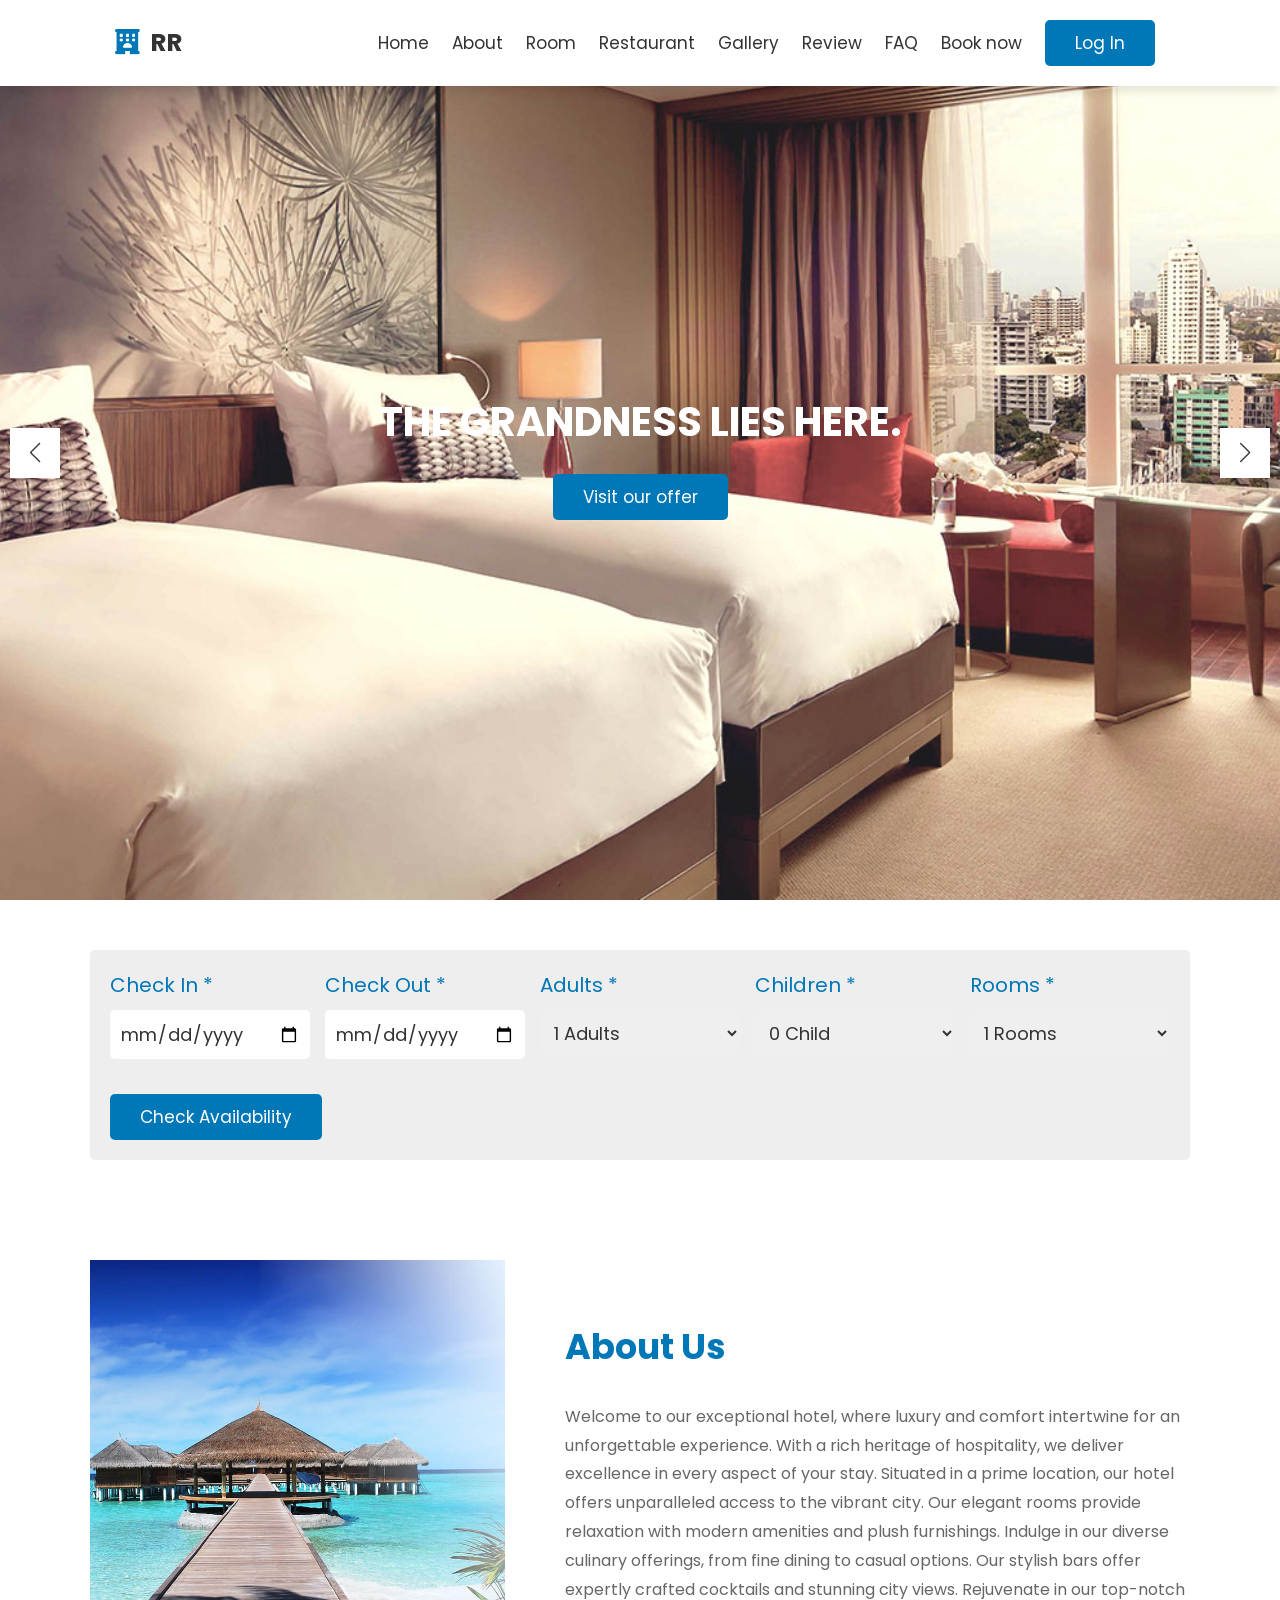
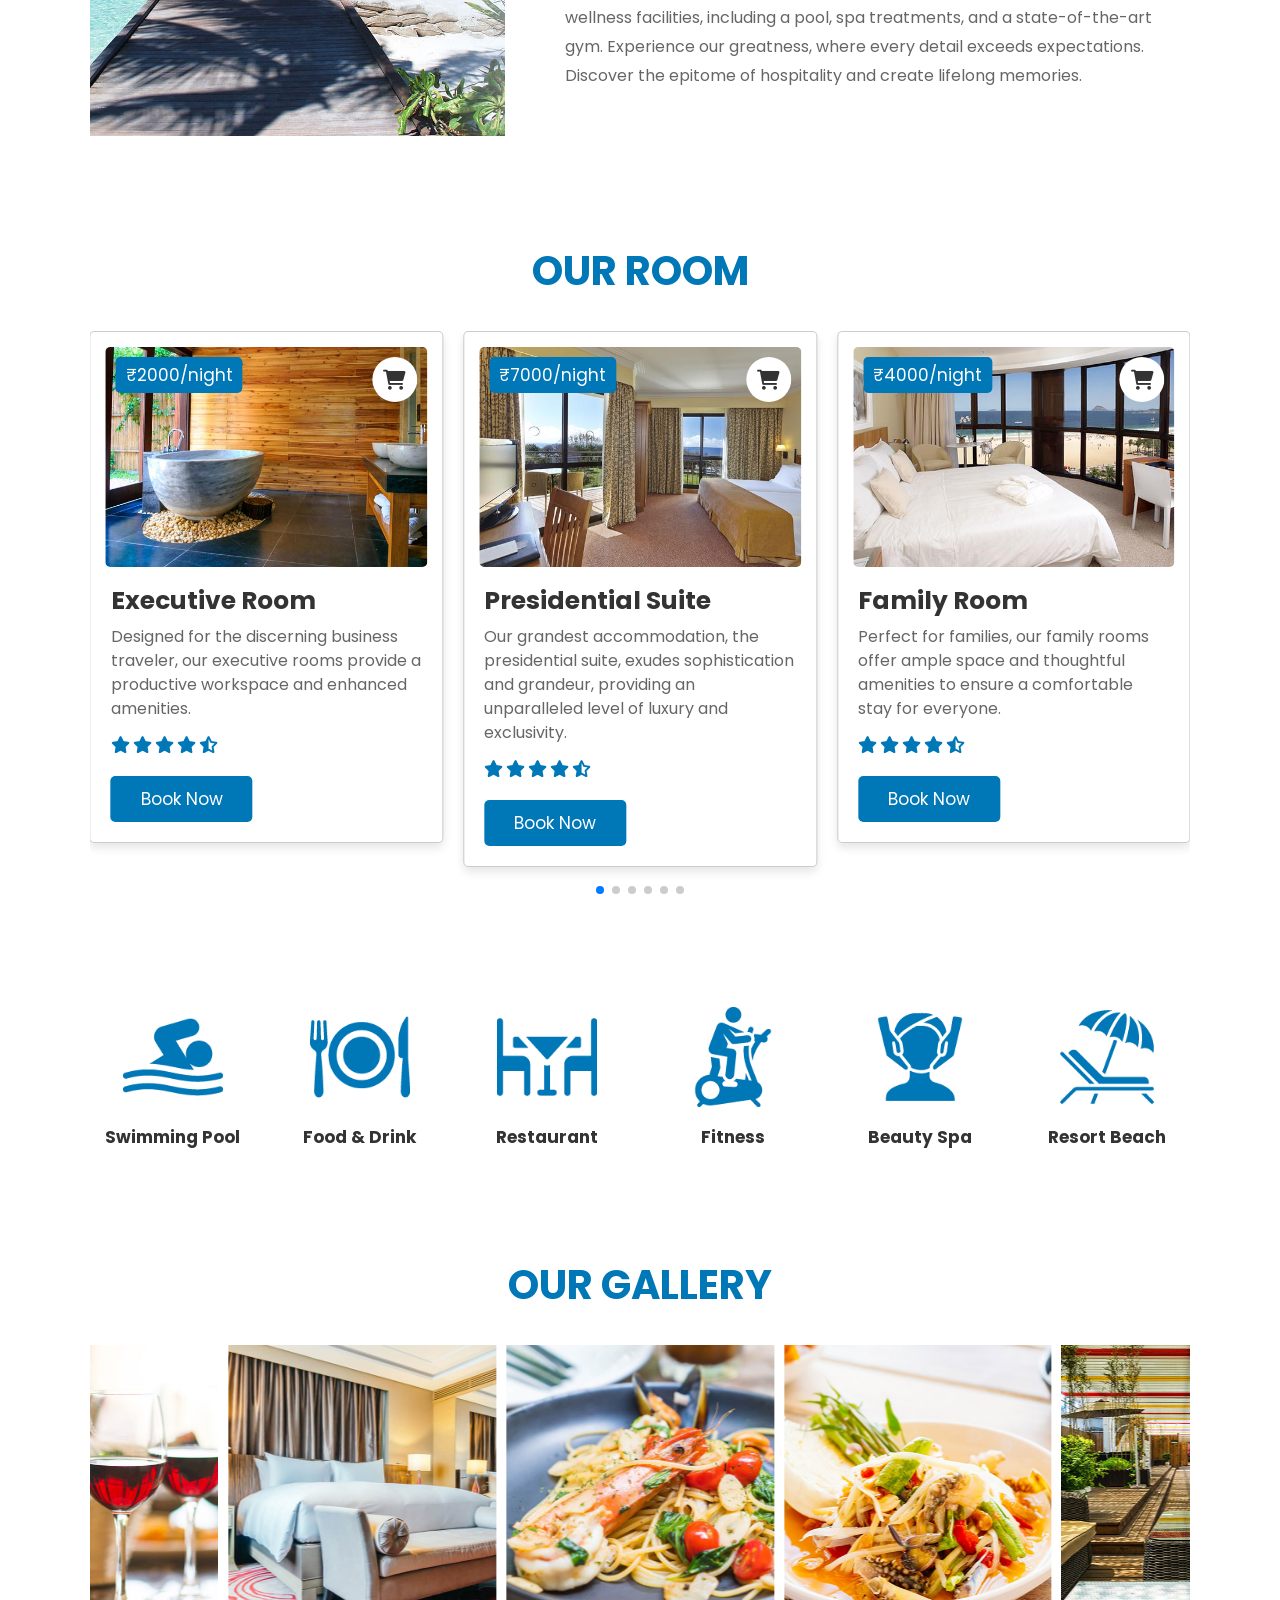
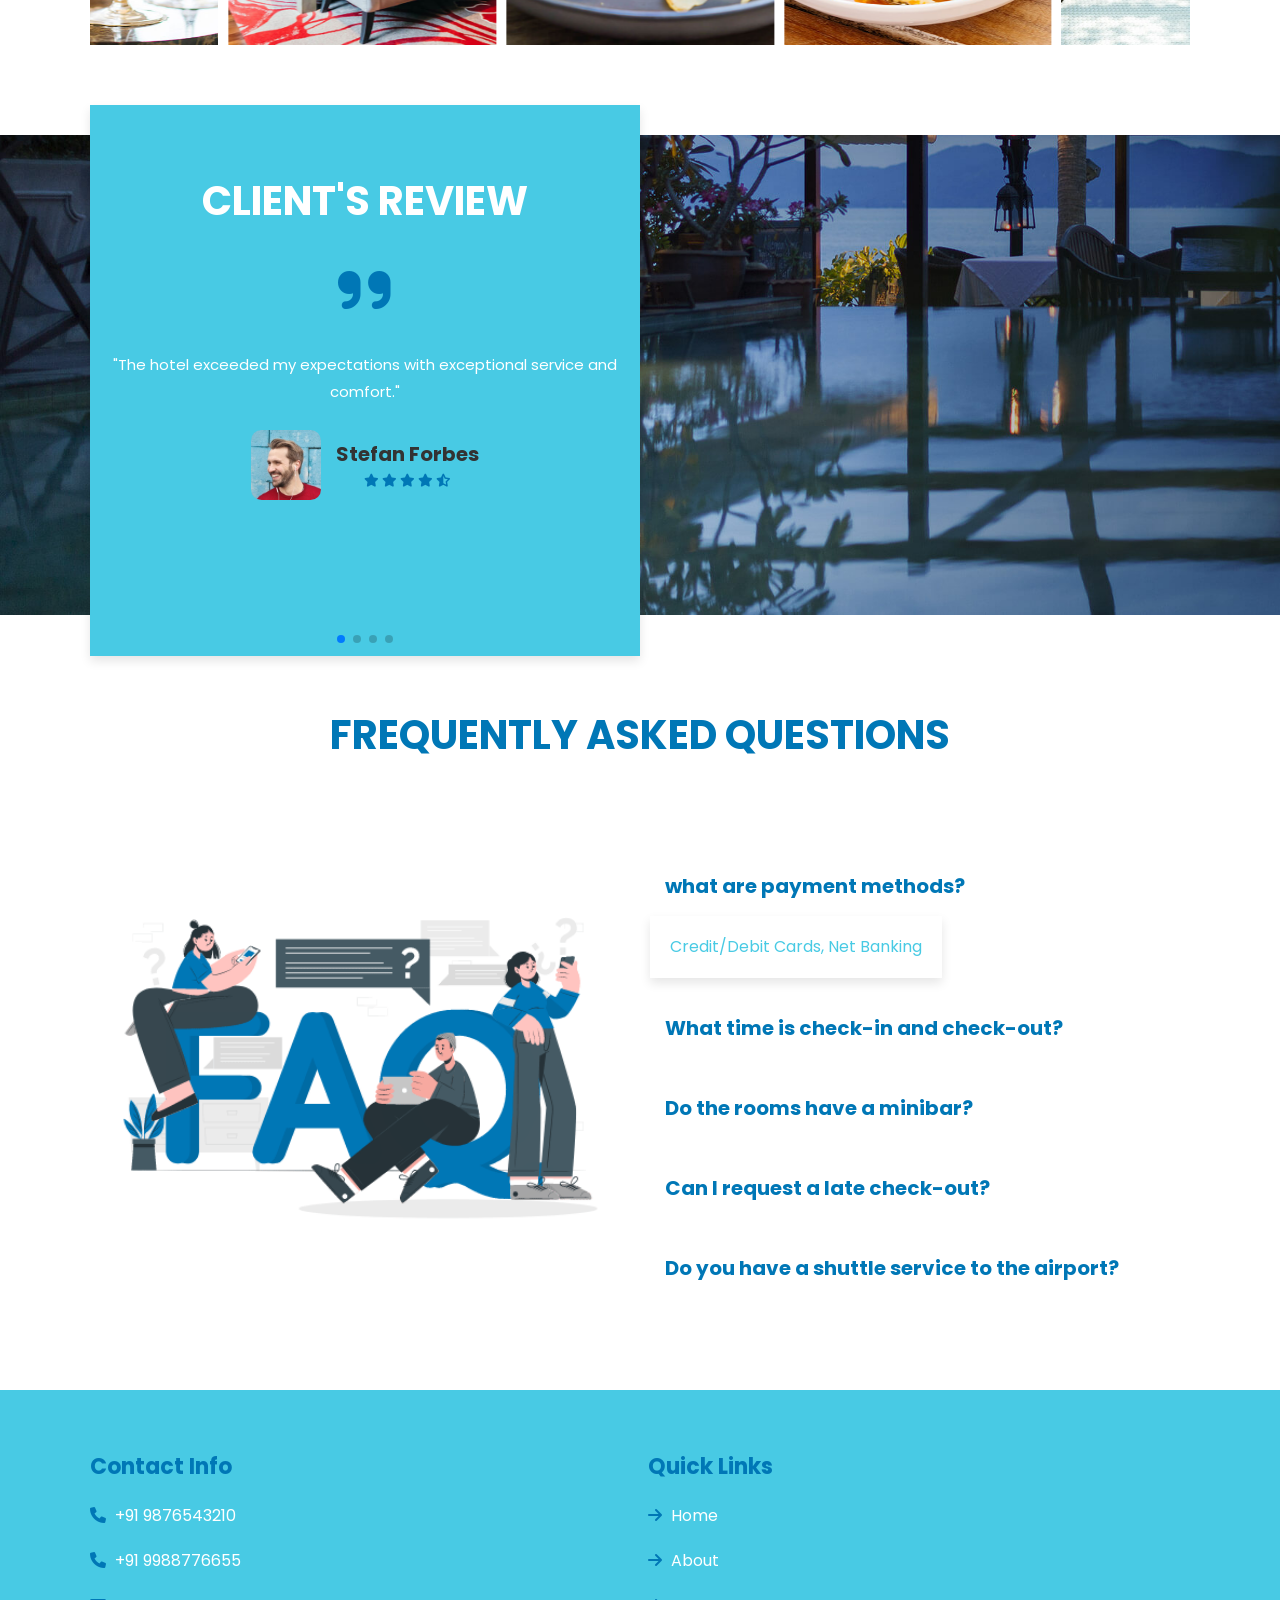
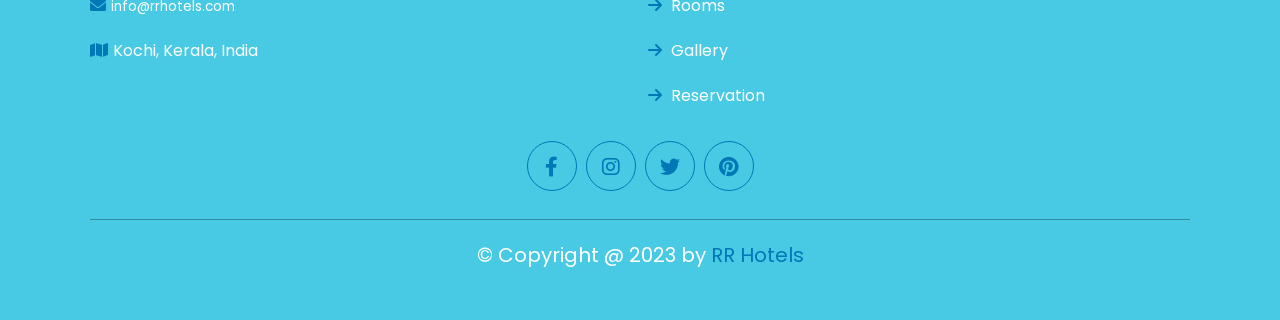
<file: index.html>
<!DOCTYPE html>
<html lang="en">
<head>
   <meta charset="UTF-8">
   <meta http-equiv="X-UA-Compatible" content="IE=edge">
   <meta name="viewport" content="width=device-width, initial-scale=1.0">
   <title>Hotel Website</title>
   <link rel="stylesheet" href="https://cdnjs.cloudflare.com/ajax/libs/font-awesome/6.0.0/css/all.min.css">
   <link rel="stylesheet" href="https://cdn.jsdelivr.net/npm/swiper@9/swiper-bundle.min.css" />
   <link rel="stylesheet" href="mainstyle.css">
</head>
<body>


   <header class="header">

      <a href="#" class="logo"> <i class="fas fa-hotel"></i> RR </a>

      <nav class="navbar">
         <a href="#home">Home</a>
         <a href="#about">About</a>
         <a href="#room">Room</a>
         <a href="uiproject.html">Restaurant</a>
         <a href="#gallery">Gallery</a>
         <a href="#review">Review</a>
         <a href="#faq">FAQ</a>
         <a href="booking.html">Book now</a>
         <a href="signinandup.html" class="btn">Log In</a>
      </nav>

      <div id="menu-btn" class="fas fa-bars"></div>

   </header>

   <section class="home" id="home">

      <div class="swiper home-slider">

         <div class="swiper-wrapper">

            <div class="swiper-slide slide" style="background: url(images/home-slide1.jpg) ;">
               <div class="content">
                  <h3>The Grandness lies here.</h3>
                  <a href="#" class="btn"> Visit our offer</a>
               </div>
            </div>

            <div class="swiper-slide slide" style="background: url(images/home-slide2.jpg) ;">
               <div class="content">
                  <h3>it's where dreams come true</h3>
                  <a href="#" class="btn"> Visit our offer</a>
               </div>
            </div>

            <div class="swiper-slide slide" style="background: url(images/home-slide3.jpg) ;">
               <div class="content">
                  <h3>Relive the every moment by staying here.</h3>
                  <a href="#" class="btn"> Visit our offer</a>
               </div>
            </div>

            <div class="swiper-slide slide" style="background: url(images/home-slide4.jpg) ;">
               
               <div class="content">
                  <h3>You are our Family.</h3>
                  <a href="#" class="btn"> Visit our offer</a>
               </div>
            </div>

         </div>

         <div class="swiper-button-next"></div>
         <div class="swiper-button-prev"></div>

      </div>

   </section>

   <section class="availability">

      <form action="">

         <div class="box">
            <p>Check In <span>*</span></p>
            <input type="date" class="input" id="date1">
         </div>

         <div class="box">
            <p>Check Out <span>*</span></p>
            <input type="date" class="input" id="date2">
         </div>

         <div class="box">
            <p>Adults <span>*</span></p>
            <select name="adults" id="" class="input">
               <option value="1">1 Adults</option>
               <option value="2">2 Adults</option>
               <option value="3">3 Adults</option>
               <option value="4">4 Adults</option>
               <option value="5">5 Adults</option>
               <option value="6">6 Adults</option>
            </select>
         </div>

         <div class="box">
            <p>Children <span>*</span></p>
            <select name="child" id="" class="input">
               <option value="0">0 Child</option>
               <option value="1">1 Child</option>
               <option value="2">2 Child</option>
               <option value="3">3 Child</option>
               <option value="4">4 Child</option>
               <option value="5">5 Child</option>
               <option value="6">6 Child</option>
            </select>
         </div>

         <div class="box">
            <p>Rooms <span>*</span></p>
            <select name="rooms" id="" class="input">
               <option value="1">1 Rooms</option>
               <option value="2">2 Rooms</option>
               <option value="3">3 Rooms</option>
               <option value="4">4 Rooms</option>
               <option value="5">5 Rooms</option>
               <option value="6">6 Rooms</option>
            </select>
         </div>

         <input type="submit" value="Check Availability" class="btn" onclick="return checka()">

      </form>

   </section>

   <section class="about" id="about">

      <div class="row">

         <div class="image">
            <img src="images/about.jpg" alt="">
         </div>

         <div class="content">
            <h3>About Us</h3>
            <p>Welcome to our exceptional hotel, where luxury and comfort intertwine for an unforgettable experience. With a rich heritage of hospitality, we deliver excellence in every aspect of your stay. Situated in a prime location, our hotel offers unparalleled access to the vibrant city.
               Our elegant rooms provide relaxation with modern amenities and plush furnishings. Indulge in our diverse culinary offerings, from fine dining to casual options. Our stylish bars offer expertly crafted cocktails and stunning city views.
               Rejuvenate in our top-notch wellness facilities, including a pool, spa treatments, and a state-of-the-art gym.
               Experience our greatness, where every detail exceeds expectations. Discover the epitome of hospitality and create lifelong memories.</p>
         </div>

      </div>

   </section>

   <section class="room" id="room">

      <h1 class="heading">Our Room</h1>

      <div class="swiper room-slider">

         <div class="swiper-wrapper">

            <div class="swiper-slide slide">
               <div class="image">
                  <span class="price">₹7000/night</span>
                  <img src="images/room-1.jpg" alt="">
                  <a href="booking.html" class="fas fa-shopping-cart"></a>
               </div>
               <div class="content">
                  <h3>Presidential Suite</h3>
                  <p>Our grandest accommodation, the presidential suite, exudes sophistication and grandeur, providing an unparalleled level of luxury and exclusivity.</p>
                  <div class="stars">
                     <i class="fas fa-star"></i>
                     <i class="fas fa-star"></i>
                     <i class="fas fa-star"></i>
                     <i class="fas fa-star"></i>
                     <i class="fas fa-star-half-alt"></i>
                  </div>
                  <a href="booking.html" class="btn">Book Now</a>
               </div>
            </div>

            <div class="swiper-slide slide">
               <div class="image">
                  <span class="price">₹4000/night</span>
                  <img src="images/room-2.jpg" alt="">
                  <a href="booking.html" class="fas fa-shopping-cart"></a>
               </div>
               <div class="content">
                  <h3>Family Room</h3>
                  <p>Perfect for families, our family rooms offer ample space and thoughtful amenities to ensure a comfortable stay for everyone.</p>
                  <div class="stars">
                     <i class="fas fa-star"></i>
                     <i class="fas fa-star"></i>
                     <i class="fas fa-star"></i>
                     <i class="fas fa-star"></i>
                     <i class="fas fa-star-half-alt"></i>
                  </div>
                  <a href="booking.html" class="btn">Book Now</a>
               </div>
            </div>

            <div class="swiper-slide slide">
               <div class="image">
                  <span class="price">₹1000/night</span>
                  <img src="images/room-3.jpg" alt="">
                  <a href="booking.html" class="fas fa-shopping-cart"></a>
               </div>
               <div class="content">
                  <h3>Standard Room</h3>
                  <p>Our comfortable and well-appointed standard rooms offer all the essential amenities for a pleasant stay.</p>
                  <div class="stars">
                     <i class="fas fa-star"></i>
                     <i class="fas fa-star"></i>
                     <i class="fas fa-star"></i>
                     <i class="fas fa-star"></i>
                     <i class="fas fa-star-half-alt"></i>
                  </div>
                  <a href="booking.html" class="btn">Book Now</a>
               </div>
            </div>

            <div class="swiper-slide slide">
               <div class="image">
                  <span class="price">₹2500/night</span>
                  <img src="images/room-4.jpg" alt="">
                  <a href="booking.html" class="fas fa-shopping-cart"></a>
               </div>
               <div class="content">
                  <h3>Deluxe Room</h3>
                  <p>ndulge in the spaciousness and luxury of our deluxe rooms, featuring upgraded amenities and elegant decor.</p>
                  <div class="stars">
                     <i class="fas fa-star"></i>
                     <i class="fas fa-star"></i>
                     <i class="fas fa-star"></i>
                     <i class="fas fa-star"></i>
                     <i class="fas fa-star-half-alt"></i>
                  </div>
                  <a href="booking.html" class="btn">Book Now</a>
               </div>
            </div>

            <div class="swiper-slide slide">
               <div class="image">
                  <span class="price">₹2000/night</span>
                  <img src="images/room-5.jpg" alt="">
                  <a href="booking.html" class="fas fa-shopping-cart"></a>
               </div>
               <div class="content">
                  <h3>Suite</h3>
                  <p>Experience ultimate luxury in our exquisite suites, where separate living areas and opulent furnishings create a truly lavish retreat.</p>
                  <div class="stars">
                     <i class="fas fa-star"></i>
                     <i class="fas fa-star"></i>
                     <i class="fas fa-star"></i>
                     <i class="fas fa-star"></i>
                     <i class="fas fa-star-half-alt"></i>
                  </div>
                  <a href="booking.html" class="btn">Book Now</a>
               </div>
            </div>

            <div class="swiper-slide slide">
               <div class="image">
                  <span class="price">₹2000/night</span>
                  <img src="images/room-6.jpg" alt="">
                  <a href="booking.html" class="fas fa-shopping-cart"></a>
               </div>
               <div class="content">
                  <h3>Executive Room</h3>
                  <p>Designed for the discerning business traveler, our executive rooms provide a productive workspace and enhanced amenities.</p>
                  <div class="stars">
                     <i class="fas fa-star"></i>
                     <i class="fas fa-star"></i>
                     <i class="fas fa-star"></i>
                     <i class="fas fa-star"></i>
                     <i class="fas fa-star-half-alt"></i>
                  </div>
                  <a href="booking.html" class="btn">Book Now</a>
               </div>
            </div>

         </div>

         <div class="swiper-pagination"></div>

      </div>

   </section>

   <section class="services">

      <div class="box-container">

         <div class="box">
            <img src="images/service1.png" alt="">
            <h3>Swimming Pool</h3>
         </div>

         <div class="box">
            <img src="images/service2.png" alt="">
            <h3>Food & Drink</h3>
         </div>

         <div class="box">
            <img src="images/service3.png" alt="">
            <h3>Restaurant</h3>
         </div>

         <div class="box">
            <img src="images/service4.png" alt="">
            <h3>Fitness</h3>
         </div>

         <div class="box">
            <img src="images/service5.png" alt="">
            <h3>Beauty Spa</h3>
         </div>

         <div class="box">
            <img src="images/service6.png" alt="">
            <h3>Resort Beach</h3>
         </div>

      </div>

   </section>

   <section class="gallery" id="gallery">

      <h1 class="heading">Our Gallery</h1>

      <div class="swiper gallery-slider">

         <div class="swiper-wrapper">

            <div class="swiper-slide slide">
               <img src="images/gallery1.jpg" alt="">
               <div class="icon">
                  <i class="fas fa-magnifying-glass-plus"></i>
               </div>
            </div>

            <div class="swiper-slide slide">
               <img src="images/gallery2.jpg" alt="">
               <div class="icon">
                  <i class="fas fa-magnifying-glass-plus"></i>
               </div>
            </div>

            <div class="swiper-slide slide">
               <img src="images/gallery3.jpg" alt="">
               <div class="icon">
                  <i class="fas fa-magnifying-glass-plus"></i>
               </div>
            </div>

            <div class="swiper-slide slide">
               <img src="images/gallery4.jpg" alt="">
               <div class="icon">
                  <i class="fas fa-magnifying-glass-plus"></i>
               </div>
            </div>

            <div class="swiper-slide slide">
               <img src="images/gallery5.jpg" alt="">
               <div class="icon">
                  <i class="fas fa-magnifying-glass-plus"></i>
               </div>
            </div>

            <div class="swiper-slide slide">
               <img src="images/gallery6.jpg" alt="">
               <div class="icon">
                  <i class="fas fa-magnifying-glass-plus"></i>
               </div>
            </div>

         </div>

      </div>

   </section>

   <section class="review" id="review">

      <div class="swiper review-slider">
         <div class="swiper-wrapper">

            <div class="swiper-slide slide">
               <h2 class="heading">client's review</h2>
               <i class="fas fa-quote-right"></i>
               <p>"The hotel exceeded my expectations with exceptional service and comfort."</p>
               <div class="user">
                  <img src="images/pic-1.png" alt="">
                  <div class="user-info">
                     <h3>Stefan Forbes</h3>
                     <div class="stars">
                        <i class="fas fa-star"></i>
                        <i class="fas fa-star"></i>
                        <i class="fas fa-star"></i>
                        <i class="fas fa-star"></i>
                        <i class="fas fa-star-half-alt"></i>
                     </div>
                  </div>
               </div>
            </div>

            <div class="swiper-slide slide">
               <h2 class="heading">client's review</h2>
               <i class="fas fa-quote-right"></i>
               <p>Amazing hotel experience! The staff was friendly and accommodating.</p>
               <div class="user">
                  <img src="images/pic-2.png" alt="">
                  <div class="user-info">
                     <h3>Rebekah Mikaelson</h3>
                     <div class="stars">
                        <i class="fas fa-star"></i>
                        <i class="fas fa-star"></i>
                        <i class="fas fa-star"></i>
                        <i class="fas fa-star"></i>
                        <i class="fas fa-star"></i>
                     </div>
                  </div>
               </div>
            </div>

            <div class="swiper-slide slide">
               <h2 class="heading">client's review</h2>
               <i class="fas fa-quote-right"></i>
               <p>Highly recommend this hotel for its luxurious amenities and cleanliness.</p>
               <div class="user">
                  <img src="images/pic-3.png" alt="">
                  <div class="user-info">
                     <h3>Ryan Brook</h3>
                     <div class="stars">
                        <i class="fas fa-star"></i>
                        <i class="fas fa-star"></i>
                        <i class="fas fa-star"></i>
                        <i class="fas fa-star-half-alt"></i>
                     </div>
                  </div>
               </div>
            </div>

            <div class="swiper-slide slide">
               <h2 class="heading">client's review</h2>
               <i class="fas fa-quote-right"></i>
               <p>Highly recommend this hotel for its luxurious amenities and cleanliness.</p>
               <div class="user">
                  <img src="images/pic-4.png" alt="">
                  <div class="user-info">
                     <h3>Caroline Forbes</h3>
                     <div class="stars">
                        <i class="fas fa-star"></i>
                        <i class="fas fa-star"></i>
                        <i class="fas fa-star"></i>
                        <i class="fas fa-star"></i>
                        <i class="fas fa-star"></i>
                     </div>
                  </div>
               </div>
            </div>

         </div>
         <div class="swiper-pagination"></div>
      </div>

   </section>

   <section class="faqs" id="faq">

      <h1 class="heading">Frequently Asked Questions</h1>

      <div class="row">

         <div class="image">
            <img src="images/FAQs.gif" alt="">
         </div>

         <div class="content">

            <div class="box active">
               <h3>what are payment methods?</h3>
               <p>Credit/Debit Cards, Net Banking</p>
            </div>

            <div class="box">
               <h3>What time is check-in and check-out?</h3>
               <p>Check-in is usually at 3:00 PM, and check-out is at 11:00 AM.</p>
            </div>

            <div class="box">
               <h3>Do the rooms have a minibar?</h3>
               <p>Yes, most rooms are equipped with a minibar for guests' convenience.</p>
            </div>

            <div class="box">
               <h3>Can I request a late check-out?</h3>
               <p>Late check-out is subject to availability and may incur an additional fee.</p>
            </div>

            <div class="box">
               <h3>Do you have a shuttle service to the airport?</h3>
               <p>Late check-out is subject to availability and may incur an additional fee.</p>
            </div>

         </div>

      </div>

   </section>

   <section class="footer">

      <div class="box-container">

         <div class="box">
            <h3>Contact Info</h3>
            <a href="#"> <i class="fas fa-phone"></i> +91 9876543210 </a>
            <a href="#"> <i class="fas fa-phone"></i> +91 9988776655</a>
            <a href="mailto:info@rrhotels.com"> <i class="fas fa-envelope"></i><small>info@rrhotels.com</small></a>
            <a href="#"> <i class="fas fa-map"></i>Kochi, Kerala, India</a>
         </div>

         <div class="box">
            <h3>Quick Links</h3>
            <a href="#"> <i class="fas fa-arrow-right"></i> Home</a>
            <a href="#"> <i class="fas fa-arrow-right"></i> About</a>
            <a href="#"> <i class="fas fa-arrow-right"></i> Rooms</a>
            <a href="#"> <i class="fas fa-arrow-right"></i> Gallery</a>
            <a href="#"> <i class="fas fa-arrow-right"></i> Reservation</a>
         </div>

      </div>

      <div class="share">
         <a href="#" class="fab fa-facebook-f"></a>
         <a href="#" class="fab fa-instagram"></a>
         <a href="#" class="fab fa-twitter"></a>
         <a href="#" class="fab fa-pinterest"></a>
      </div>

      <div class="credit">&copy; Copyright @ 2023 by <span>RR Hotels</span></div>

   </section>

   <script src="https://cdn.jsdelivr.net/npm/swiper@9/swiper-bundle.min.js"></script>

   <script src="mainscript.js"></script>

</body>
</html>
</file>
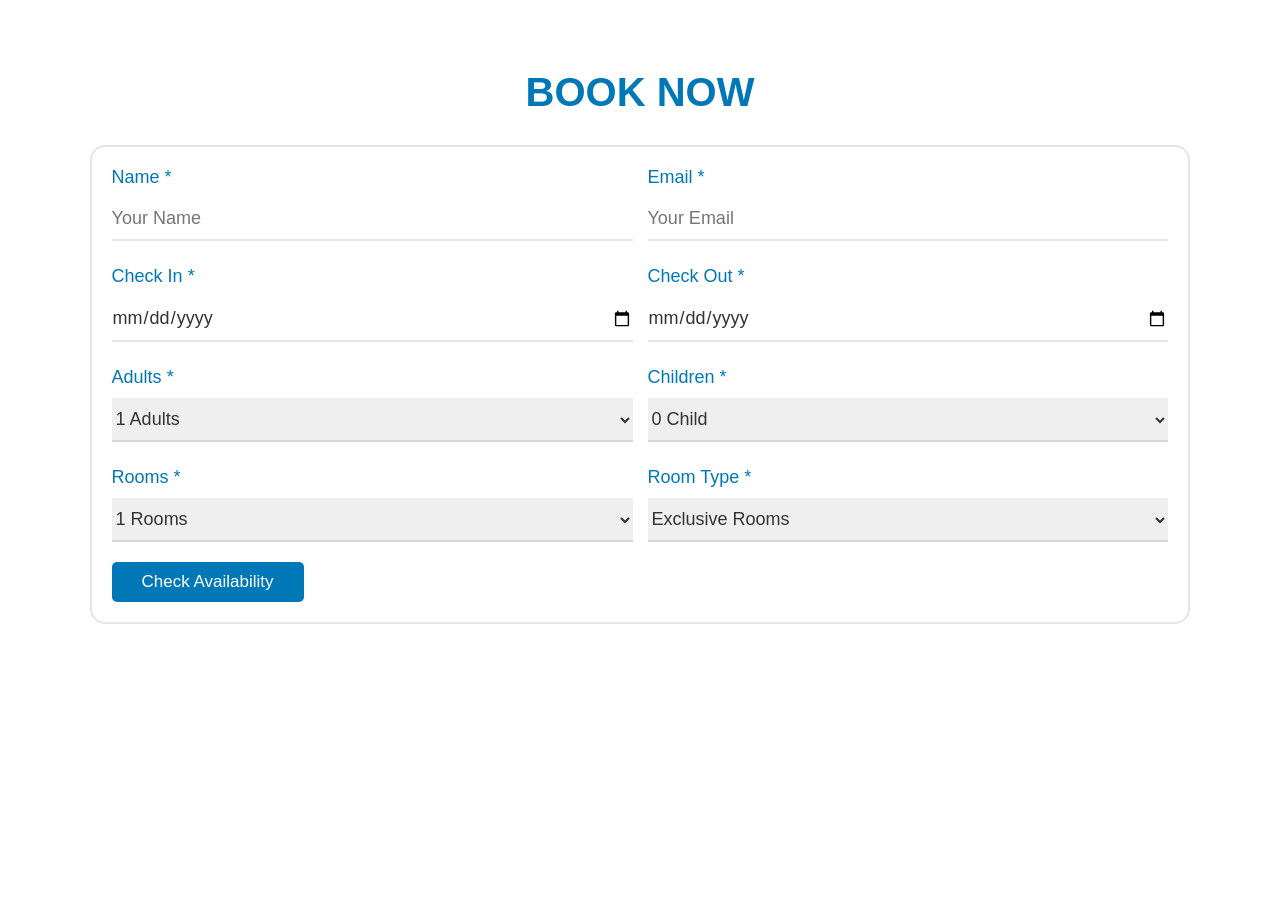
<file: booking.html>
<!DOCTYPE html>
<html lang="en">
<head>
   <meta charset="UTF-8">
   <meta http-equiv="X-UA-Compatible" content="IE=edge">
   <meta name="viewport" content="width=device-width, initial-scale=1.0">
   <title>Hotel Website</title>
   <link rel="stylesheet" href="https://cdnjs.cloudflare.com/ajax/libs/font-awesome/6.0.0/css/all.min.css">
   <link rel="stylesheet" href="https://cdn.jsdelivr.net/npm/swiper@9/swiper-bundle.min.css" />
   <link rel="stylesheet" href="booking.css">
</head>
<body>

   <section class="reservation" id="reservation">

      <h1 class="heading">Book Now</h1>

      <form action="">

         <div class="container">

            <div class="box">
               <p>Name <span>*</span></p>
               <input type="text" class="input" placeholder="Your Name" id="name">
            </div>

            <div class="box">
               <p>Email <span>*</span></p>
               <input type="email" class="input" placeholder="Your Email" id="email">
            </div>

            <div class="box">
               <p>Check In <span>*</span></p>
               <input type="date" class="input" id="date3">
            </div>

            <div class="box">
               <p>Check Out <span>*</span></p>
               <input type="date" class="input" id="date4">
            </div>

            <div class="box">
               <p>Adults <span>*</span></p>
               <select name="adults" class="input">
                  <option value="1">1 Adults</option>
                  <option value="2">2 Adults</option>
                  <option value="3">3 Adults</option>
                  <option value="4">4 Adults</option>
                  <option value="5">5 Adults</option>
                  <option value="6">6 Adults</option>
               </select>
            </div>

            <div class="box">
               <p>Children <span>*</span></p>
               <select name="child" class="input">
                  <option value="0">0 Child</option>
                  <option value="1">1 Child</option>
                  <option value="2">2 Child</option>
                  <option value="3">3 Child</option>
                  <option value="4">4 Child</option>
                  <option value="5">5 Child</option>
                  <option value="6">6 Child</option>
               </select>
            </div>

            <div class="box">
               <p>Rooms <span>*</span></p>
               <select name="rooms" class="input">
                  <option value="1">1 Rooms</option>
                  <option value="2">2 Rooms</option>
                  <option value="3">3 Rooms</option>
                  <option value="4">4 Rooms</option>
                  <option value="5">5 Rooms</option>
                  <option value="6">6 Rooms</option>
               </select>
            </div>

            <div class="box">
               <p>Room Type <span>*</span></p>
               <select name="type" class="input">
                  <option value="1">Exclusive Rooms</option>
                  <option value="2">Family Rooms</option>
                  <option value="3">Daily Rooms</option>
                  <option value="4">Panoramic Rooms</option>
               </select>
            </div>
   
         </div>

         <input type="submit" value="Check Availability" class="btn" onclick="return checkb()">

      </form>

   </section>

   <script src="https://cdn.jsdelivr.net/npm/swiper@9/swiper-bundle.min.js"></script>

   <script src="mainscript.js"></script>

</body>
</html>
</file>
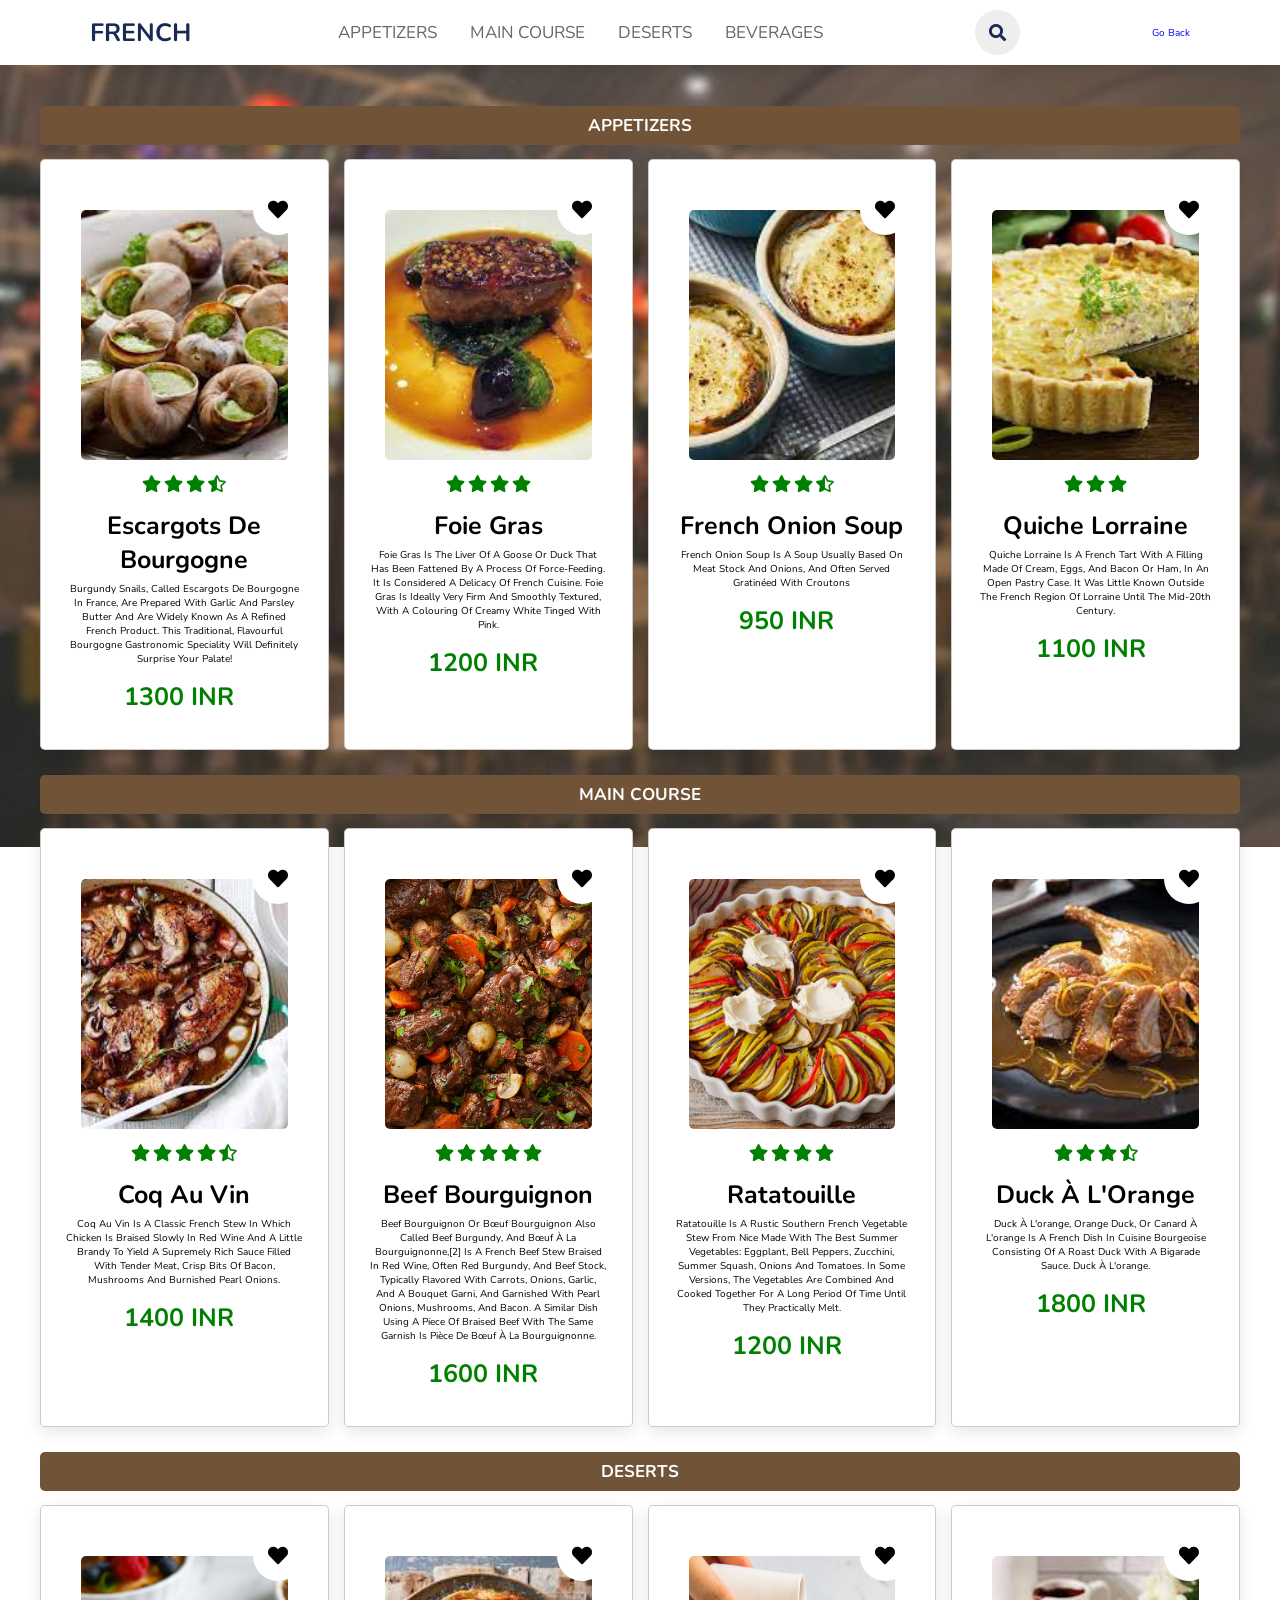
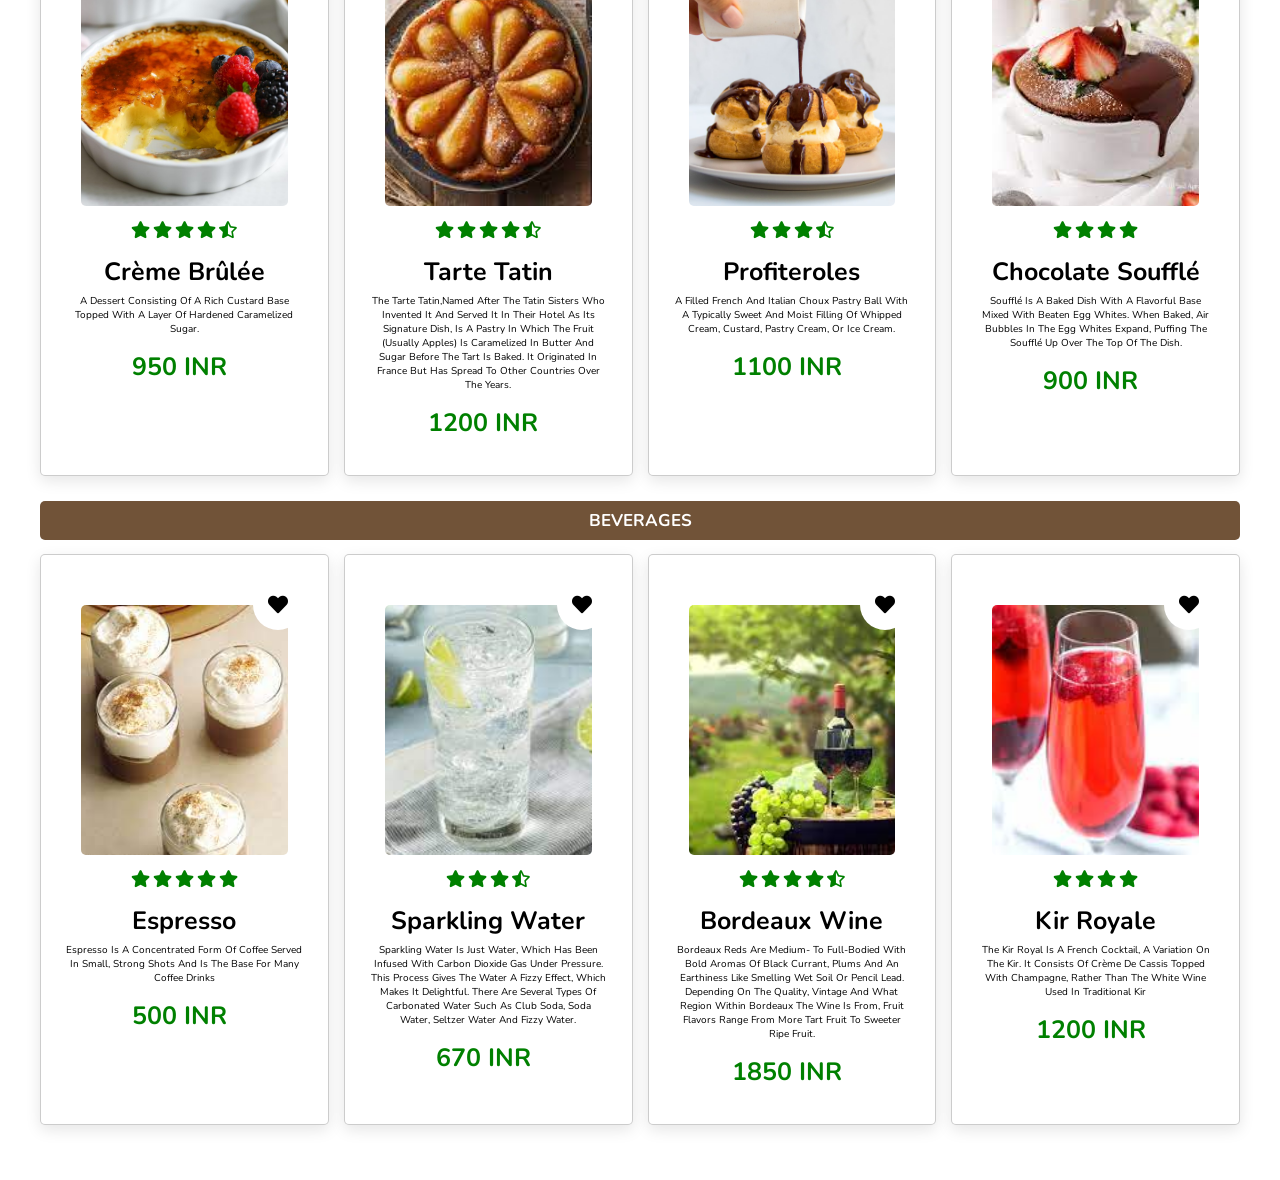
<file: french.html>
<!DOCTYPE html>
<html lang="en">
<head>

    <title>Restaurant</title>

    <link rel="stylesheet" href="https://cdnjs.cloudflare.com/ajax/libs/font-awesome/5.15.3/css/all.min.css">

    <link rel="stylesheet" href="style.css">

    <style>
        body{
            background: url(cuisine.jpg);
            background-attachment: fixed;
            background-repeat: no-repeat;
            background-size: 100%;
        }  
        .b{
        margin-top: 1rem;
        display: block;
        font-size: 1.7rem;
        color: #fff;
        background: rgb(113, 83, 56);
        border-radius: .5rem;
        padding: .8rem 3rem;
        }

    </style>
</head>
<body>


    <header>

        <a class="logo"><i class="fas-fa-utensils"></i>FRENCH</a>

        <nav class="navbar">
            <a href="#APPETIZERS">APPETIZERS</a>
            <a href="#MAIN COURSE">MAIN COURSE</a>
            <a href="#DESERTS">DESERTS</a>
            <a href="#BEVERAGES">BEVERAGES</a>
            
        </nav>
        <div class="icons">
            <i class="fas fa-bars" id="menu-bars"></i>
            <i class="fas fa-search" id="search-icon"></i>
        </div>

        <a href="menu.html"><i class="fas-fa-utensils"></i>go back</a>

    </header> 

    <form action="" id="search-form">
        <input type="search" placeholder="search here....."  name="" id="search-box">
        <label for="search-box" class="fas fa-search"></label>
        <i class="fas fa-times" id="close"></i>
    </form>



 <section class="dishes">


    <section class="menu">
        <br><br><br><br>

        <center>
            <h1 class="b" id="APPETIZERS">APPETIZERS</h1>
        </center>
        <br>
        

        
        <div class="box-container">
            
            <div class="box">
                <div class="image">
                    <img src="fc1.jpeg" alt="">
                    <a href="#" class="fas fa-heart"></a>
                </div>
                <div class="content">
                    <div class="stars">
                        <i class="fas fa-star"></i>
                        <i class="fas fa-star"></i>
                        <i class="fas fa-star"></i>
                        <i class="fas fa-star-half-alt"></i>
                    </div>
                    <h3>Escargots de Bourgogne
                        </h3>
                    <p>Burgundy snails, called Escargots de Bourgogne in France, are prepared with garlic and parsley butter and are widely known as a refined French product. This traditional, flavourful Bourgogne gastronomic speciality will definitely surprise your palate!
                    </p>
                        <br>
                        <span class="price">1300 INR</span>
                </div>
            </div>

            
            <div class="box">
                <div class="image">
                    <img src="fc2.jpeg" alt="">
                    <a href="#" class="fas fa-heart"></a>
                </div>
                <div class="content">
                    <div class="stars">
                        <i class="fas fa-star"></i>
                        <i class="fas fa-star"></i>
                        <i class="fas fa-star"></i>
                        <i class="fas fa-star"></i>
                    </div>
                    <h3>
                        Foie Gras</h3>
                    <p>Foie gras is the liver of a goose or duck that has been fattened by a process of force-feeding. It is considered a delicacy of French cuisine. Foie gras is ideally very firm and smoothly textured, with a colouring of creamy white tinged with pink.</p>
                        <br>
                        <span class="price">1200 INR</span>
                </div>
            </div>

            
            <div class="box">
                <div class="image">
                    <img src="fc3.jpeg" alt="">
                    <a href="#" class="fas fa-heart"></a>
                </div>
                <div class="content">
                    <div class="stars">
                        <i class="fas fa-star"></i>
                        <i class="fas fa-star"></i>
                        <i class="fas fa-star"></i>
                        <i class="fas fa-star-half-alt"></i>
                    </div>
                    <h3>
                        French Onion Soup
                        </h3>
                    <p>French onion soup is a soup usually based on meat stock and onions, and often served gratinéed with croutons </p>
                        <br>
                        <span class="price">950 INR</span>
                </div>
            </div>

            <div class="box">
                <div class="image">
                    <img src="fc4.jpeg" alt="">
                    <a href="#" class="fas fa-heart"></a>
                </div>
                <div class="content">
                    <div class="stars">
                        <i class="fas fa-star"></i>
                        <i class="fas fa-star"></i>
                        <i class="fas fa-star"></i>
                    </div>
                    <h3>
                        Quiche Lorraine</h3>
                    <p>Quiche Lorraine is a French tart with a filling made of cream, eggs, and bacon or ham, in an open pastry case. It was little known outside the French region of Lorraine until the mid-20th century.</p>
                        <br>
                        <span class="price">1100 INR</span>
                </div>
            </div>            
        </div>




        <center>
        <h1 class="b" id="MAIN COURSE">MAIN COURSE</h1>
        </center>    
        <br>
        <div class="box-container">
            
            <div class="box">
                <div class="image">
                    <img src="fc5.jpeg" alt="">
                    <a href="#" class="fas fa-heart"></a>
                </div>
                <div class="content">
                    <div class="stars">
                        <i class="fas fa-star"></i>
                        <i class="fas fa-star"></i>
                        <i class="fas fa-star"></i>
                        <i class="fas fa-star"></i>
                        <i class="fas fa-star-half-alt"></i>
                    </div>
                    <h3>Coq au Vin
                        </h3>
                    <p>coq au vin is a classic French stew in which chicken is braised slowly in red wine and a little brandy to yield a supremely rich sauce filled with tender meat, crisp bits of bacon, mushrooms and burnished pearl onions.</p>
                        <br>
                        <span class="price">1400 INR</span>
                </div>
            </div>

            
            <div class="box">
                <div class="image">
                    <img src="fc6.jpg" alt="">
                    <a href="#" class="fas fa-heart"></a>
                </div>
                <div class="content">
                    <div class="stars">
                        <i class="fas fa-star"></i>
                        <i class="fas fa-star"></i>
                        <i class="fas fa-star"></i>
                        <i class="fas fa-star"></i>
                        <i class="fas fa-star"></i>
                    </div>
                    <h3>
                        Beef Bourguignon</h3>
                    <p>Beef bourguignon  or bœuf bourguignon also called beef Burgundy, and bœuf à la Bourguignonne,[2] is a French beef stew braised in red wine, often red Burgundy, and beef stock, typically flavored with carrots, onions, garlic, and a bouquet garni, and garnished with pearl onions, mushrooms, and bacon. A similar dish using a piece of braised beef with the same garnish is pièce de bœuf à la bourguignonne.</p>
                        <br>
                        <span class="price">1600 INR</span>
                </div>
            </div>

            
            <div class="box">
                <div class="image">
                    <img src="fc7.jpg" alt="">
                    <a href="#" class="fas fa-heart"></a>
                </div>
                <div class="content">
                    <div class="stars">
                        <i class="fas fa-star"></i>
                        <i class="fas fa-star"></i>
                        <i class="fas fa-star"></i>
                        <i class="fas fa-star"></i>
                    </div>
                    <h3>
                        Ratatouille</h3>
                    <p>Ratatouille is a rustic southern French vegetable stew from Nice made with the best summer vegetables: Eggplant, bell peppers, zucchini, summer squash, onions and tomatoes. In some versions, the vegetables are combined and cooked together for a long period of time until they practically melt.</p>
                        <br>
                        <span class="price">1200 INR</span>
                </div>
            </div>

            <div class="box">
                <div class="image">
                    <img src="fc8.jpeg" alt="">
                    <a href="#" class="fas fa-heart"></a>
                </div>
                <div class="content">
                    <div class="stars">
                        <i class="fas fa-star"></i>
                        <i class="fas fa-star"></i>
                        <i class="fas fa-star"></i>
                        <i class="fas fa-star-half-alt"></i>
                    </div>
                    <h3>
                        Duck à l'Orange</h3>
                    <p>Duck à l'orange, orange duck, or canard à l'orange is a French dish in cuisine bourgeoise consisting of a roast duck with a bigarade sauce. Duck à l'orange.</p>
                        <br>
                        <span class="price">1800 INR</span>
                </div>
            </div>            
        </div>



            <center>
                <h1 class="b" id="DESERTS">DESERTS</h1>
                </center>
                <br>
            
                <div class="box-container">
                    
                    <div class="box">
                        <div class="image">
                            <img src="fc9.jpg" alt="">
                            <a href="#" class="fas fa-heart"></a>
                        </div>
                        <div class="content">
                            <div class="stars">
                                <i class="fas fa-star"></i>
                                <i class="fas fa-star"></i>
                                <i class="fas fa-star"></i>
                                <i class="fas fa-star"></i>
                                <i class="fas fa-star-half-alt"></i>
                            </div>
                            <h3>Crème Brûlée
                                </h3>
                            <p>a dessert consisting of a rich custard base topped with a layer of hardened caramelized sugar. </p>
                                <br>
                                <span class="price">950 INR</span>
                        </div>
                    </div>
        
                    
                    <div class="box">
                        <div class="image">
                            <img src="fc10.jpeg" alt="">
                            <a href="#" class="fas fa-heart"></a>
                        </div>
                        <div class="content">
                            <div class="stars">
                                <i class="fas fa-star"></i>
                                <i class="fas fa-star"></i>
                                <i class="fas fa-star"></i>
                                <i class="fas fa-star"></i>
                                <i class="fas fa-star-half-alt"></i>
                            </div>
                            <h3>
                                Tarte Tatin
                               </h3>
                            <p>The tarte Tatin,named after the Tatin sisters who invented it and served it in their hotel as its signature dish, is a pastry in which the fruit (usually apples) is caramelized in butter and sugar before the tart is baked. It originated in France but has spread to other countries over the years.</p>
                                <br>
                                <span class="price">1200 INR</span>
                        </div>
                    </div>
        
                    
                    <div class="box">
                        <div class="image">
                            <img src="fc11.jpg" alt="">
                            <a href="#" class="fas fa-heart"></a>
                        </div>
                        <div class="content">
                            <div class="stars">
                                <i class="fas fa-star"></i>
                                <i class="fas fa-star"></i>
                                <i class="fas fa-star"></i>
                                <i class="fas fa-star-half-alt"></i>
                            </div>
                            <h3>
                                Profiteroles</h3>
                            <p>a filled French and Italian choux pastry ball with a typically sweet and moist filling of whipped cream, custard, pastry cream, or ice cream. </p>
                                <br>
                                <span class="price">1100 INR</span>
                        </div>
                    </div>
        
                    <div class="box">
                        <div class="image">
                            <img src="fc12.jpeg" alt="">
                            <a href="#" class="fas fa-heart"></a>
                        </div>
                        <div class="content">
                            <div class="stars">
                                <i class="fas fa-star"></i>
                                <i class="fas fa-star"></i>
                                <i class="fas fa-star"></i>
                                <i class="fas fa-star"></i>
                            </div>
                            <h3>
                                Chocolate Soufflé</h3>
                            <p>soufflé is a baked dish with a flavorful base mixed with beaten egg whites. When baked, air bubbles in the egg whites expand, puffing the soufflé up over the top of the dish.</p>
                                <br>
                                <span class="price">900 INR</span>
                        </div>
                    </div>            
                </div>




                <center>
                    <h1 class="b" id="BEVERAGES">BEVERAGES</h1>
                    </center>
                    <br>
                
                    <div class="box-container">
                        
                        <div class="box">
                            <div class="image">
                                <img src="fc13.jpeg" alt="">
                                <a href="#" class="fas fa-heart"></a>
                            </div>
                            <div class="content">
                                <div class="stars">
                                    <i class="fas fa-star"></i>
                                    <i class="fas fa-star"></i>
                                    <i class="fas fa-star"></i>
                                    <i class="fas fa-star"></i>
                                    <i class="fas fa-star"></i>
                                </div>
                                <h3>Espresso
                                    </h3>
                                <p>Espresso is a concentrated form of coffee served in small, strong shots and is the base for many coffee drinks</p>
                                    <br>
                                    <span class="price">500 INR</span>
                            </div>
                        </div>
            
                        
                        <div class="box">
                            <div class="image">
                                <img src="fc14.jpeg" alt="">
                                <a href="#" class="fas fa-heart"></a>
                            </div>
                            <div class="content">
                                <div class="stars">
                                    <i class="fas fa-star"></i>
                                    <i class="fas fa-star"></i>
                                    <i class="fas fa-star"></i>
                                    <i class="fas fa-star-half-alt"></i>
                                </div>
                                <h3>
                                    Sparkling Water
                                    </h3>
                                <p>Sparkling water is just water, which has been infused with carbon dioxide gas under pressure. This process gives the water a fizzy effect, which makes it delightful. There are several types of carbonated water such as club soda, soda water, seltzer water and fizzy water.</p>
                                    <br>
                                    <span class="price">670 INR</span>
                            </div>
                        </div>
            
                        
                        <div class="box">
                            <div class="image">
                                <img src="fc15.jpeg" alt="">
                                <a href="#" class="fas fa-heart"></a>
                            </div>
                            <div class="content">
                                <div class="stars">
                                    <i class="fas fa-star"></i>
                                    <i class="fas fa-star"></i>
                                    <i class="fas fa-star"></i>
                                    <i class="fas fa-star"></i>
                                    <i class="fas fa-star-half-alt"></i>
                                </div>
                                <h3>
                                    Bordeaux Wine
                                 </h3>
                                <p>Bordeaux reds are medium- to full-bodied with bold aromas of black currant, plums and an earthiness like smelling wet soil or pencil lead. Depending on the quality, vintage and what region within Bordeaux the wine is from, fruit flavors range from more tart fruit to sweeter ripe fruit.
                                </p>
                                    <br>
                                    <span class="price">1850 INR</span>
                            </div>
                        </div>
            
                        <div class="box">
                            <div class="image">
                                <img src="fc16.jpeg">
                                <a href="#" class="fas fa-heart"></a>
                            </div>
                            <div class="content">
                                <div class="stars">
                                    <i class="fas fa-star"></i>
                                    <i class="fas fa-star"></i>
                                    <i class="fas fa-star"></i>
                                    <i class="fas fa-star"></i>
                                </div>
                                <h3>
                                    Kir Royale</h3>
                                <p>The Kir royal is a French cocktail, a variation on the Kir. It consists of crème de cassis topped with champagne, rather than the white wine used in traditional kir</p>
                                    <br>
                                    <span class="price">1200 INR</span>
                            </div>
                        </div>            
                    </div>
    </section>

    <script src="https://unpkg.com/swiper/swiper-bundle.min.js"></script> 

    <script src="script.js"></script>
</body>
</html>
</file>
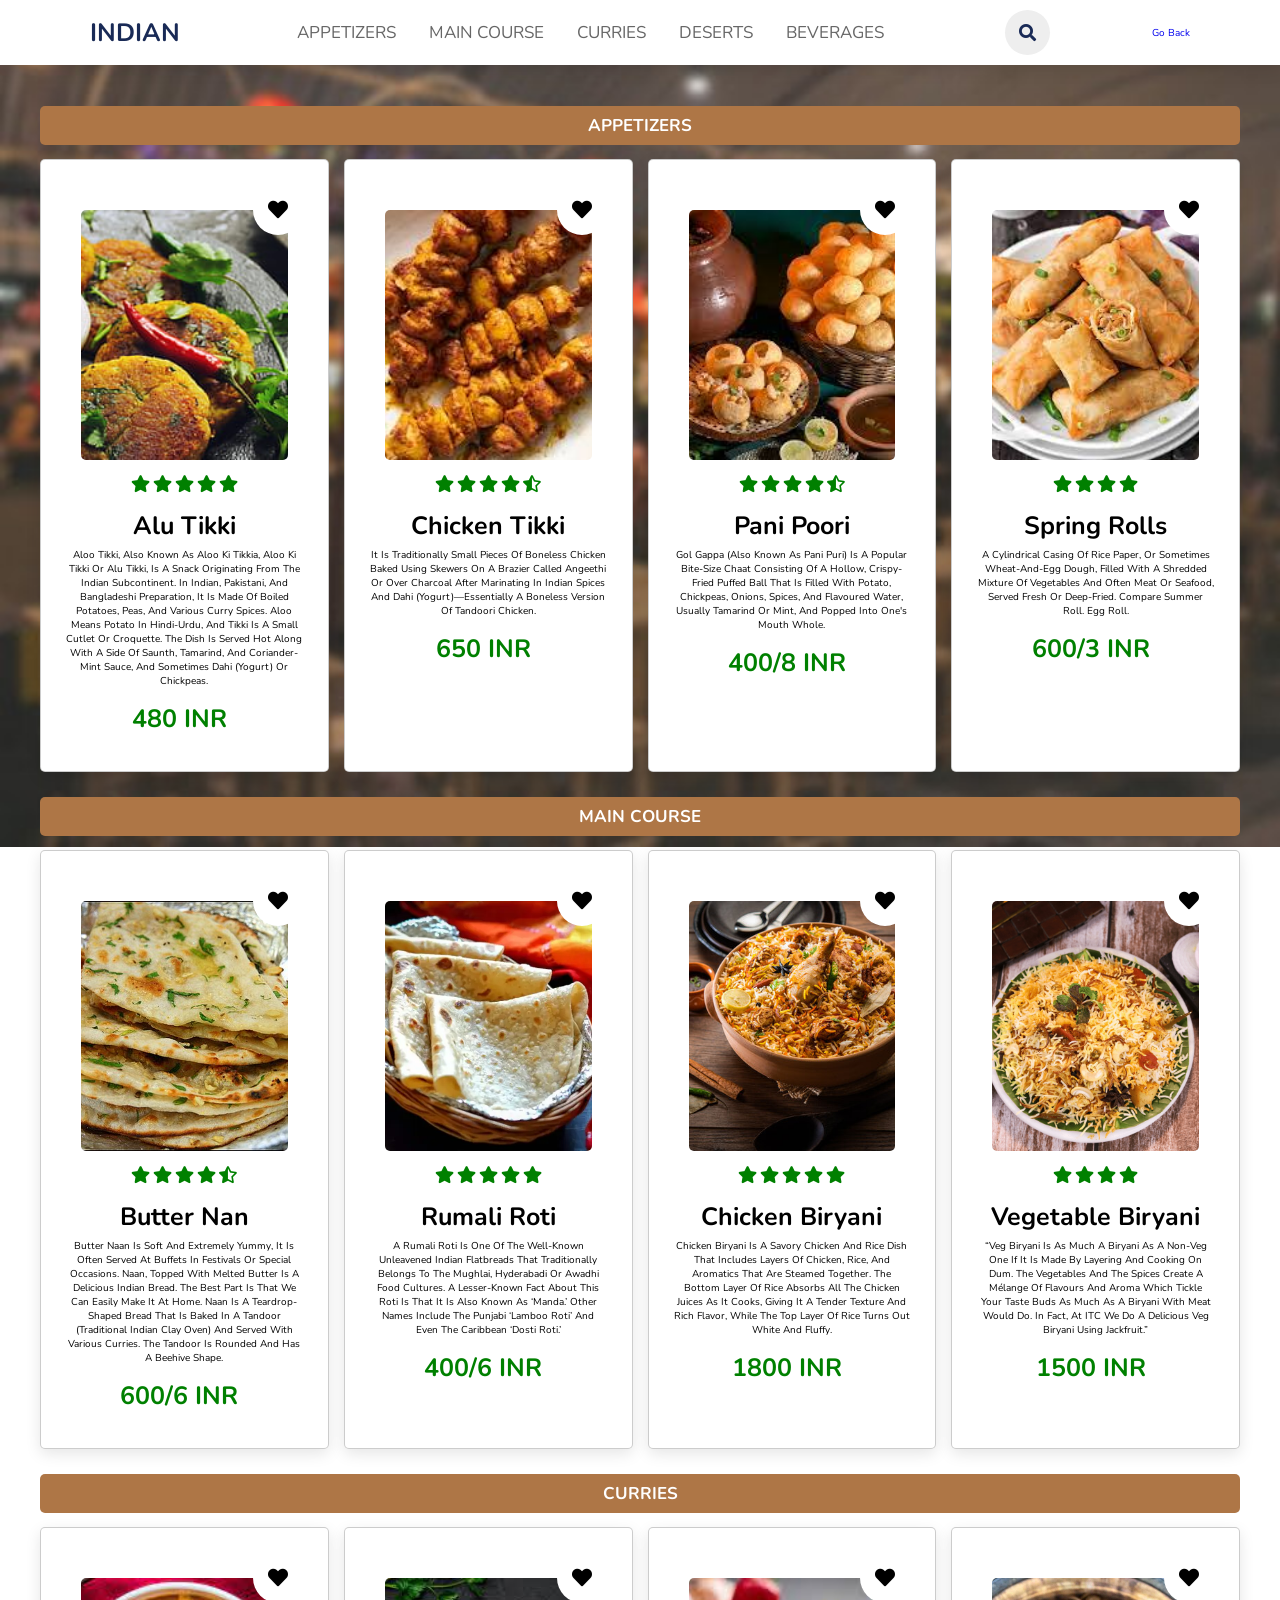
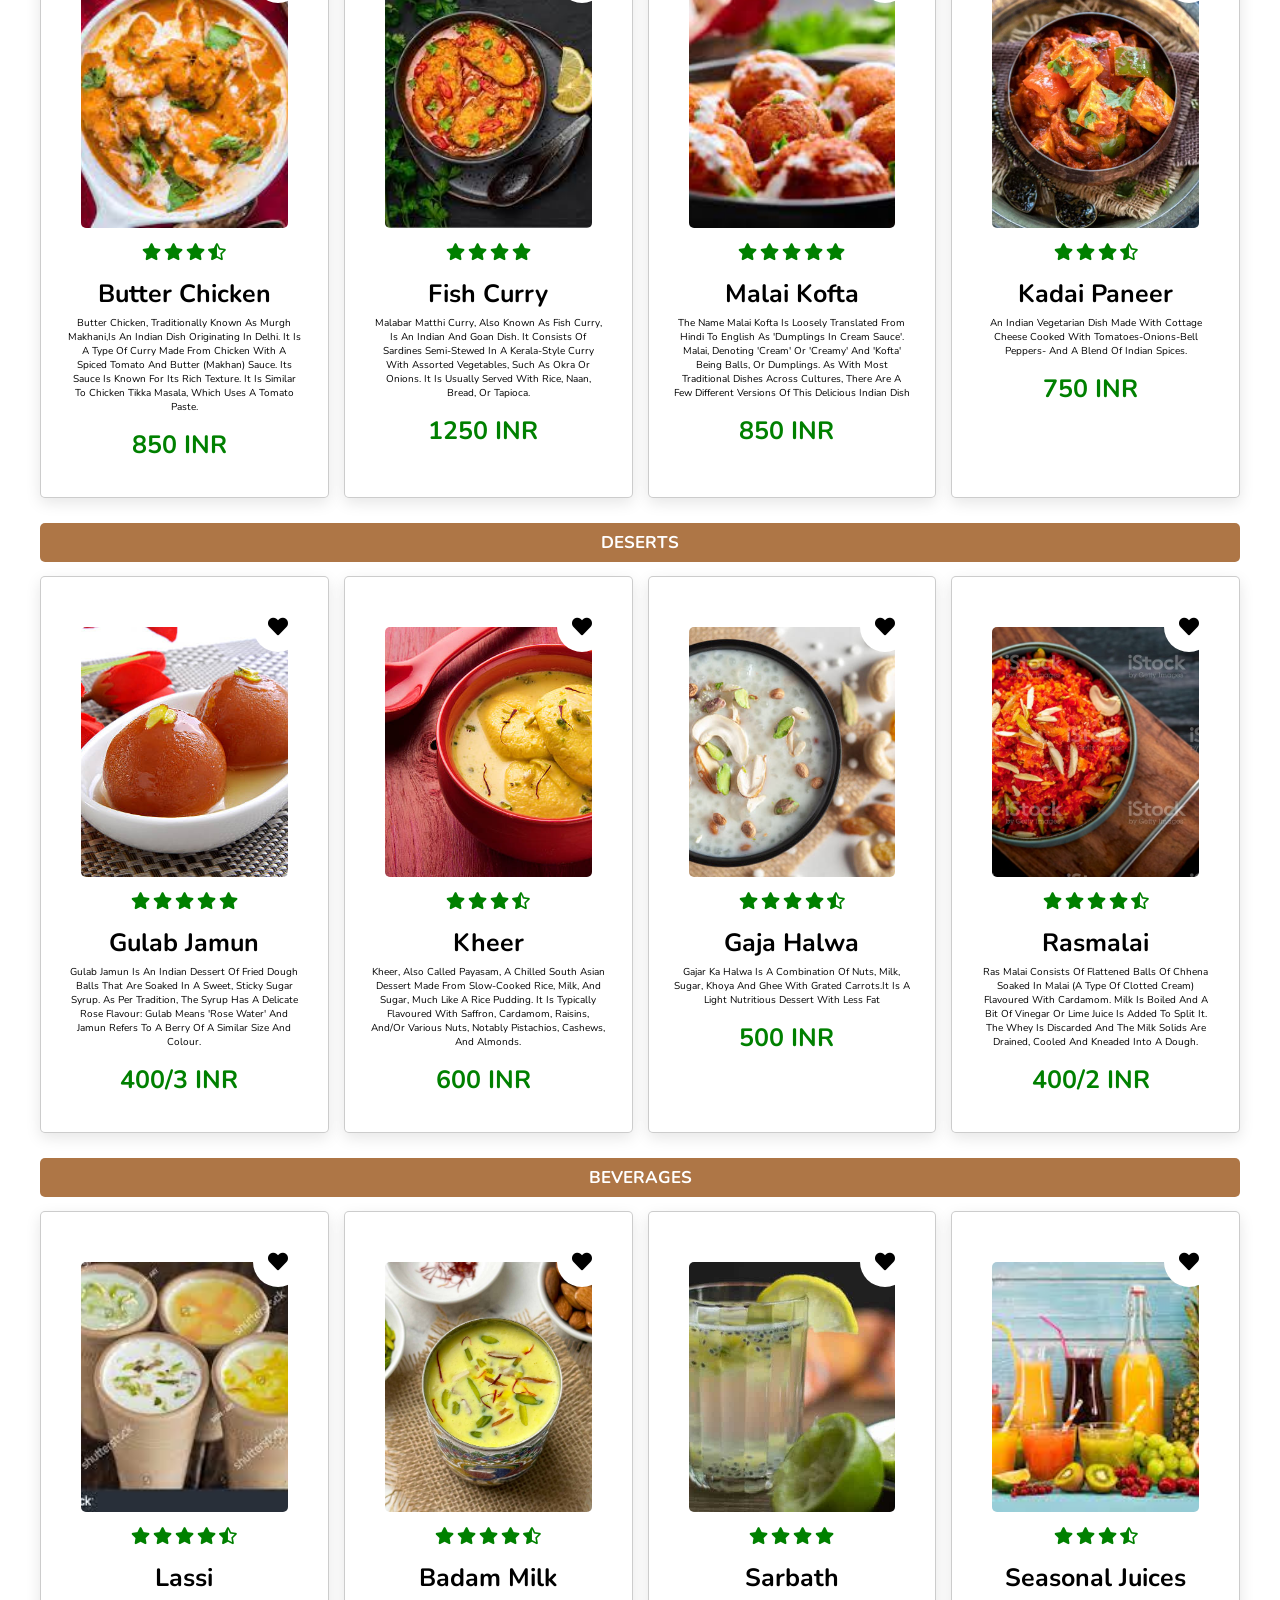
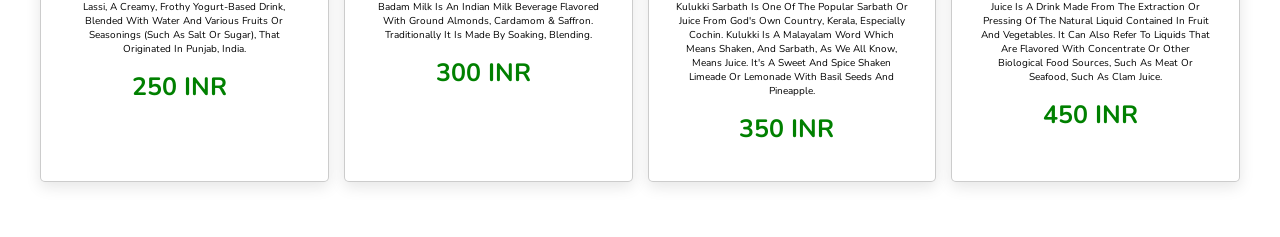
<file: indian.html>
<!DOCTYPE html>
<html lang="en">
<head>

    <title>Restaurant</title>

    <link rel="stylesheet" href="https://cdnjs.cloudflare.com/ajax/libs/font-awesome/5.15.3/css/all.min.css">

    <link rel="stylesheet" href="style.css">

    <style>
        body{
            background: url(cuisine.jpg);
            background-attachment: fixed;
            background-repeat: no-repeat;
            background-size: 100%;
            
        }  
        .b{
        margin-top: 1rem;
        display: block;
        font-size: 1.7rem;
        color: #fff;
        background:rgb(174, 118, 70);
        border-radius: .5rem;
        padding: .8rem 3rem;
        }

    </style>
</head>
<body>

    <header>

        <a class="logo"><i class="fas-fa-utensils"></i>INDIAN</a>

        <nav class="navbar">
            <a href="#APPETIZERS">APPETIZERS</a>
            <a href="#MAIN COURSE">MAIN COURSE</a>
            <a href="#CURRIES">CURRIES</a>
            <a href="#DESERTS">DESERTS</a>
            <a href="#BEVERAGES">BEVERAGES</a>
            
        </nav>
        <div class="icons">
            <i class="fas fa-bars" id="menu-bars"></i>
            <i class="fas fa-search" id="search-icon"></i>
        </div>

        <a href="menu.html"><i class="fas-fa-utensils"></i>go back</a>

    </header> 

    <form action="" id="search-form">
        <input type="search" placeholder="search here....."  name="" id="search-box">
        <label for="search-box" class="fas fa-search"></label>
        <i class="fas fa-times" id="close"></i>
    </form>



 <section class="dishes">


    <section class="menu">
        <br><br><br><br>

        <center>
            <h1 class="b" id="APPETIZERS">APPETIZERS</h1>
        </center>
        <br>
        

        
        <div class="box-container">
            
            <div class="box">
                <div class="image">
                    <img src="ic1.jpg" alt="">
                    <a href="#" class="fas fa-heart"></a>
                </div>
                <div class="content">
                    <div class="stars">
                        <i class="fas fa-star"></i>
                        <i class="fas fa-star"></i>
                        <i class="fas fa-star"></i>
                        <i class="fas fa-star"></i>
                        <i class="fas fa-star"></i>
                    </div>
                    <h3>Alu Tikki</h3>
                    <p>Aloo tikki, also known as aloo ki tikkia, aloo ki tikki or alu tikki, is a snack originating from the Indian subcontinent. In Indian, Pakistani, and Bangladeshi preparation, it is made of boiled potatoes, peas, and various curry spices. Aloo means potato in Hindi-Urdu, and tikki is a small cutlet or croquette. The dish is served hot along with a side of saunth, tamarind, and coriander-mint sauce, and sometimes dahi (yogurt) or chickpeas.</p>
                        <br>
                        <span class="price">480 INR</span>
                </div>
            </div>

            
            <div class="box">
                <div class="image">
                    <img src="tikki.jpeg" alt="">
                    <a href="#" class="fas fa-heart"></a>
                </div>
                <div class="content">
                    <div class="stars">
                        <i class="fas fa-star"></i>
                        <i class="fas fa-star"></i>
                        <i class="fas fa-star"></i>
                        <i class="fas fa-star"></i>
                        <i class="fas fa-star-half-alt"></i>
                    </div>
                    <h3>Chicken Tikki</h3>
                    <p>It is traditionally small pieces of boneless chicken baked using skewers on a brazier called angeethi or over charcoal after marinating in Indian spices and dahi (yogurt)—essentially a boneless version of tandoori chicken.</p>
                        <br>
                        <span class="price">650 INR</span>
                </div>
            </div>

            
            <div class="box">
                <div class="image">
                    <img src="ic3.jpeg" alt="">
                    <a href="#" class="fas fa-heart"></a>
                </div>
                <div class="content">
                    <div class="stars">
                        <i class="fas fa-star"></i>
                        <i class="fas fa-star"></i>
                        <i class="fas fa-star"></i>
                        <i class="fas fa-star"></i>
                        <i class="fas fa-star-half-alt"></i>
                    </div>
                    <h3>Pani Poori</h3>
                    <p>Gol gappa (also known as pani puri) is a popular bite-size chaat consisting of a hollow, crispy-fried puffed ball that is filled with potato, chickpeas, onions, spices, and flavoured water, usually tamarind or mint, and popped into one's mouth whole.
                    </p>
                        <br>
                        <span class="price">400/8 INR</span>
                </div>
            </div>

            <div class="box">
                <div class="image">
                    <img src="ic4.jpeg" alt="">
                    <a href="#" class="fas fa-heart"></a>
                </div>
                <div class="content">
                    <div class="stars">
                        <i class="fas fa-star"></i>
                        <i class="fas fa-star"></i>
                        <i class="fas fa-star"></i>
                        <i class="fas fa-star"></i>
                    </div>
                    <h3>Spring Rolls</h3>
                    <p>a cylindrical casing of rice paper, or sometimes wheat-and-egg dough, filled with a shredded mixture of vegetables and often meat or seafood, served fresh or deep-fried. Compare summer roll. egg roll.</p>
                        <br>
                        <span class="price">600/3 INR</span>
                </div>
            </div>            
        </div>




        <center>
        <h1 class="b" id="MAIN COURSE">MAIN COURSE</h1>
        </center>  
        <br>  
        <div class="box-container">
            
            <div class="box">
                <div class="image">
                    <img src="ic5.jpg" alt="">
                    <a href="#" class="fas fa-heart"></a>
                </div>
                <div class="content">
                    <div class="stars">
                        <i class="fas fa-star"></i>
                        <i class="fas fa-star"></i>
                        <i class="fas fa-star"></i>
                        <i class="fas fa-star"></i>
                        <i class="fas fa-star-half-alt"></i>
                    </div>
                    <h3>Butter Nan</h3>
                    <p>Butter naan is soft and extremely yummy, it is often served at buffets in festivals or special occasions. Naan, topped with melted butter is a delicious Indian bread. The best part is that we can easily make it at home.
                        Naan is a teardrop-shaped bread that is baked in a tandoor (traditional Indian clay oven) and served with various curries. The tandoor is rounded and has a beehive shape.
                    </p>
                        <br>
                        <span class="price">600/6 INR</span>
                </div>
            </div>

            
            <div class="box">
                <div class="image">
                    <img src="ic6.webp" alt="">
                    <a href="#" class="fas fa-heart"></a>
                </div>
                <div class="content">
                    <div class="stars">
                        <i class="fas fa-star"></i>
                        <i class="fas fa-star"></i>
                        <i class="fas fa-star"></i>
                        <i class="fas fa-star"></i>
                        <i class="fas fa-star"></i>
                    </div>
                    <h3>Rumali Roti</h3>
                    <p>a Rumali Roti is one of the well-known unleavened Indian flatbreads that traditionally belongs to the Mughlai, Hyderabadi or Awadhi food cultures. A lesser-known fact about this roti is that it is also known as ‘manda.’ Other names include the Punjabi ‘lamboo roti’ and even the Caribbean ‘dosti roti.’ </p>
                        <br>
                        <span class="price">400/6 INR</span>
                </div>
            </div>

            
            <div class="box">
                <div class="image">
                    <img src="ic7.jpg" alt="">
                    <a href="#" class="fas fa-heart"></a>
                </div>
                <div class="content">
                    <div class="stars">
                        <i class="fas fa-star"></i>
                        <i class="fas fa-star"></i>
                        <i class="fas fa-star"></i>
                        <i class="fas fa-star"></i>
                        <i class="fas fa-star"></i>
                    </div>
                    <h3>Chicken Biryani</h3>
                    <p>Chicken Biryani is a savory chicken and rice dish that includes layers of chicken, rice, and aromatics that are steamed together. The bottom layer of rice absorbs all the chicken juices as it cooks, giving it a tender texture and rich flavor, while the top layer of rice turns out white and fluffy.</p>
                        <br>
                        <span class="price">1800 INR</span>
                </div>
            </div>

            <div class="box">
                <div class="image">
                    <img src="ic8.jpg" alt="">
                    <a href="#" class="fas fa-heart"></a>
                </div>
                <div class="content">
                    <div class="stars">
                        <i class="fas fa-star"></i>
                        <i class="fas fa-star"></i>
                        <i class="fas fa-star"></i>
                        <i class="fas fa-star"></i>
                    </div>
                    <h3>Vegetable Biryani</h3>
                    <p>“Veg biryani is as much a biryani as a non-veg one if it is made by layering and cooking on dum. The vegetables and the spices create a mélange of flavours and aroma which tickle your taste buds as much as a biryani with meat would do. In fact, at ITC we do a delicious veg biryani using jackfruit.”</p>
                        <br>
                        <span class="price">1500 INR</span>
                </div>
            </div>            
        </div>




        <center>
            <h1 class="b" id="CURRIES">CURRIES</h1>
            </center>
            <br>
        
            <div class="box-container">
                
                <div class="box">
                    <div class="image">
                        <img src="ic9.jpeg" alt="">
                        <a href="#" class="fas fa-heart"></a>
                    </div>
                    <div class="content">
                        <div class="stars">
                            <i class="fas fa-star"></i>
                            <i class="fas fa-star"></i>
                            <i class="fas fa-star"></i>
                            <i class="fas fa-star-half-alt"></i>
                        </div>
                        <h3>Butter Chicken</h3>
                        <p>Butter chicken, traditionally known as murgh makhani,is an Indian dish originating in Delhi. It is a type of curry made from chicken with a spiced tomato and butter (makhan) sauce. Its sauce is known for its rich texture. It is similar to chicken tikka masala, which uses a tomato paste.</p>
                            <br>
                            <span class="price">850 INR</span>
                    </div>
                </div>
    
                
                <div class="box">
                    <div class="image">
                        <img src="ic12.jpeg" alt="">
                        <a href="#" class="fas fa-heart"></a>
                    </div>
                    <div class="content">
                        <div class="stars">
                            <i class="fas fa-star"></i>
                            <i class="fas fa-star"></i>
                            <i class="fas fa-star"></i>
                            <i class="fas fa-star"></i>
                        </div>
                        <h3>Fish Curry</h3>
                        <p> Malabar matthi curry, also known as fish curry, is an Indian and Goan dish. It consists of sardines semi-stewed in a Kerala-style curry with assorted vegetables, such as okra or onions. It is usually served with rice, naan, bread, or tapioca.</p>
                            <br>
                            <span class="price">1250 INR</span>
                    </div>
                </div>
    
                
                <div class="box">
                    <div class="image">
                        <img src="ic11.jpeg" alt="">
                        <a href="#" class="fas fa-heart"></a>
                    </div>
                    <div class="content">
                        <div class="stars">
                            <i class="fas fa-star"></i>
                            <i class="fas fa-star"></i>
                            <i class="fas fa-star"></i>
                            <i class="fas fa-star"></i>
                            <i class="fas fa-star"></i>
                        </div>
                        <h3>Malai Kofta</h3>
                        <p>The name Malai Kofta is loosely translated from Hindi to English as 'dumplings in cream sauce'. Malai, denoting 'cream' or 'creamy' and 'kofta' being balls, or dumplings. As with most traditional dishes across cultures, there are a few different versions of this delicious Indian dish</p>
                            <br>
                            <span class="price">850 INR</span>
                    </div>
                </div>
    
                <div class="box">
                    <div class="image">
                        <img src="ic10.webp" alt="">
                        <a href="#" class="fas fa-heart"></a>
                    </div>
                    <div class="content">
                        <div class="stars">
                            <i class="fas fa-star"></i>
                            <i class="fas fa-star"></i>
                            <i class="fas fa-star"></i>
                            <i class="fas fa-star-half-alt"></i>
                        </div>
                        <h3>Kadai Paneer</h3>
                        <p>An Indian vegetarian dish made with cottage cheese cooked with tomatoes-onions-bell peppers- and a blend of Indian spices.</p>
                            <br>
                            <span class="price">750 INR</span>
                    </div>
                </div>            
            </div>




            <center>
                <h1 class="b" id="DESERTS">DESERTS</h1>
                </center>
                <br>
            
                <div class="box-container">
                    
                    <div class="box">
                        <div class="image">
                            <img src="ic13.jpg" alt="">
                            <a href="#" class="fas fa-heart"></a>
                        </div>
                        <div class="content">
                            <div class="stars">
                                <i class="fas fa-star"></i>
                                <i class="fas fa-star"></i>
                                <i class="fas fa-star"></i>
                                <i class="fas fa-star"></i>
                                <i class="fas fa-star"></i>
                            </div>
                            <h3>Gulab Jamun</h3>
                            <p>Gulab jamun is an Indian dessert of fried dough balls that are soaked in a sweet, sticky sugar syrup. As per tradition, the syrup has a delicate rose flavour: Gulab means 'rose water' and jamun refers to a berry of a similar size and colour.</p>
                                <br>
                                <span class="price">400/3 INR</span>
                        </div>
                    </div>
        
                    
                    <div class="box">
                        <div class="image">
                            <img src="ic 14.jpg" alt="">
                            <a href="#" class="fas fa-heart"></a>
                        </div>
                        <div class="content">
                            <div class="stars">
                                <i class="fas fa-star"></i>
                                <i class="fas fa-star"></i>
                                <i class="fas fa-star"></i>
                                <i class="fas fa-star-half-alt"></i>
                            </div>
                            <h3>Kheer</h3>
                            <p>kheer, also called payasam, a chilled South Asian dessert made from slow-cooked rice, milk, and sugar, much like a rice pudding. It is typically flavoured with saffron, cardamom, raisins, and/or various nuts, notably pistachios, cashews, and almonds.</p>
                                <br>
                                <span class="price">600 INR</span>
                        </div>
                    </div>
        
                    
                    <div class="box">
                        <div class="image">
                            <img src="ic15.jpg" alt="">
                            <a href="#" class="fas fa-heart"></a>
                        </div>
                        <div class="content">
                            <div class="stars">
                                <i class="fas fa-star"></i>
                                <i class="fas fa-star"></i>
                                <i class="fas fa-star"></i>
                                <i class="fas fa-star"></i>
                                <i class="fas fa-star-half-alt"></i>
                            </div>
                            <h3>Gaja Halwa</h3>
                            <p>Gajar ka halwa is a combination of nuts, milk, sugar, khoya and ghee with grated carrots.It is a light nutritious dessert with less fat</p>
                                <br>
                                <span class="price">500 INR</span>
                        </div>
                    </div>
        
                    <div class="box">
                        <div class="image">
                            <img src="ic16.jpg" alt="">
                            <a href="#" class="fas fa-heart"></a>
                        </div>
                        <div class="content">
                            <div class="stars">
                                <i class="fas fa-star"></i>
                                <i class="fas fa-star"></i>
                                <i class="fas fa-star"></i>
                                <i class="fas fa-star"></i>
                                <i class="fas fa-star-half-alt"></i>
                            </div>
                            <h3>Rasmalai</h3>
                            <p>Ras malai consists of flattened balls of chhena soaked in malai (a type of clotted cream) flavoured with cardamom. Milk is boiled and a bit of vinegar or lime juice is added to split it. The whey is discarded and the milk solids are drained, cooled and kneaded into a dough.</p>
                                <br>
                                <span class="price">400/2 INR</span>
                        </div>
                    </div>            
                </div>




                <center>
                    <h1 class="b" id="BEVERAGES">BEVERAGES</h1>
                    </center>
                    <br>
                
                    <div class="box-container">
                        
                        <div class="box">
                            <div class="image">
                                <img src="ic17.jpeg" alt="">
                                <a href="#" class="fas fa-heart"></a>
                            </div>
                            <div class="content">
                                <div class="stars">
                                    <i class="fas fa-star"></i>
                                    <i class="fas fa-star"></i>
                                    <i class="fas fa-star"></i>
                                    <i class="fas fa-star"></i>
                                    <i class="fas fa-star-half-alt"></i>
                                </div>
                                <h3>Lassi</h3>
                                <p>lassi, a creamy, frothy yogurt-based drink, blended with water and various fruits or seasonings (such as salt or sugar), that originated in Punjab, India.</p>
                                    <br>
                                    <span class="price">250 INR</span>
                            </div>
                        </div>
            
                        
                        <div class="box">
                            <div class="image">
                                <img src="ic18.jpg" alt="">
                                <a href="#" class="fas fa-heart"></a>
                            </div>
                            <div class="content">
                                <div class="stars">
                                    <i class="fas fa-star"></i>
                                    <i class="fas fa-star"></i>
                                    <i class="fas fa-star"></i>
                                    <i class="fas fa-star"></i>
                                    <i class="fas fa-star-half-alt"></i>
                                </div>
                                <h3>Badam Milk</h3>
                                <p>Badam Milk is an Indian milk beverage flavored with ground almonds, cardamom & saffron. Traditionally it is made by soaking, blending.</p>
                                    <br>
                                    <span class="price">300 INR</span>
                            </div>
                        </div>
            
                        
                        <div class="box">
                            <div class="image">
                                <img src="ic19.jpg" alt="">
                                <a href="#" class="fas fa-heart"></a>
                            </div>
                            <div class="content">
                                <div class="stars">
                                    <i class="fas fa-star"></i>
                                    <i class="fas fa-star"></i>
                                    <i class="fas fa-star"></i>
                                    <i class="fas fa-star"></i>
                                </div>
                                <h3>Sarbath</h3>
                                <p>Kulukki Sarbath is one of the popular sarbath or juice from God's own country, Kerala, especially Cochin. Kulukki is a Malayalam word which means shaken, and sarbath, as we all know, means juice. It's a sweet and spice shaken limeade or lemonade with basil seeds and pineapple.</p>
                                    <br>
                                    <span class="price">350 INR</span>
                            </div>
                        </div>
            
                        <div class="box">
                            <div class="image">
                                <img src="ic20.jpeg" alt="">
                                <a href="#" class="fas fa-heart"></a>
                            </div>
                            <div class="content">
                                <div class="stars">
                                    <i class="fas fa-star"></i>
                                    <i class="fas fa-star"></i>
                                    <i class="fas fa-star"></i>
                                    <i class="fas fa-star-half-alt"></i>
                                </div>
                                <h3>Seasonal Juices</h3>
                                <p>Juice is a drink made from the extraction or pressing of the natural liquid contained in fruit and vegetables. It can also refer to liquids that are flavored with concentrate or other biological food sources, such as meat or seafood, such as clam juice.
                                </p>
                                    <br>
                                    <span class="price">450 INR</span>
                            </div>
                        </div>            
                    </div>
    </section>

    <script src="https://unpkg.com/swiper/swiper-bundle.min.js"></script> 

    <script src="script.js"></script>
</body>
</html>
</file>
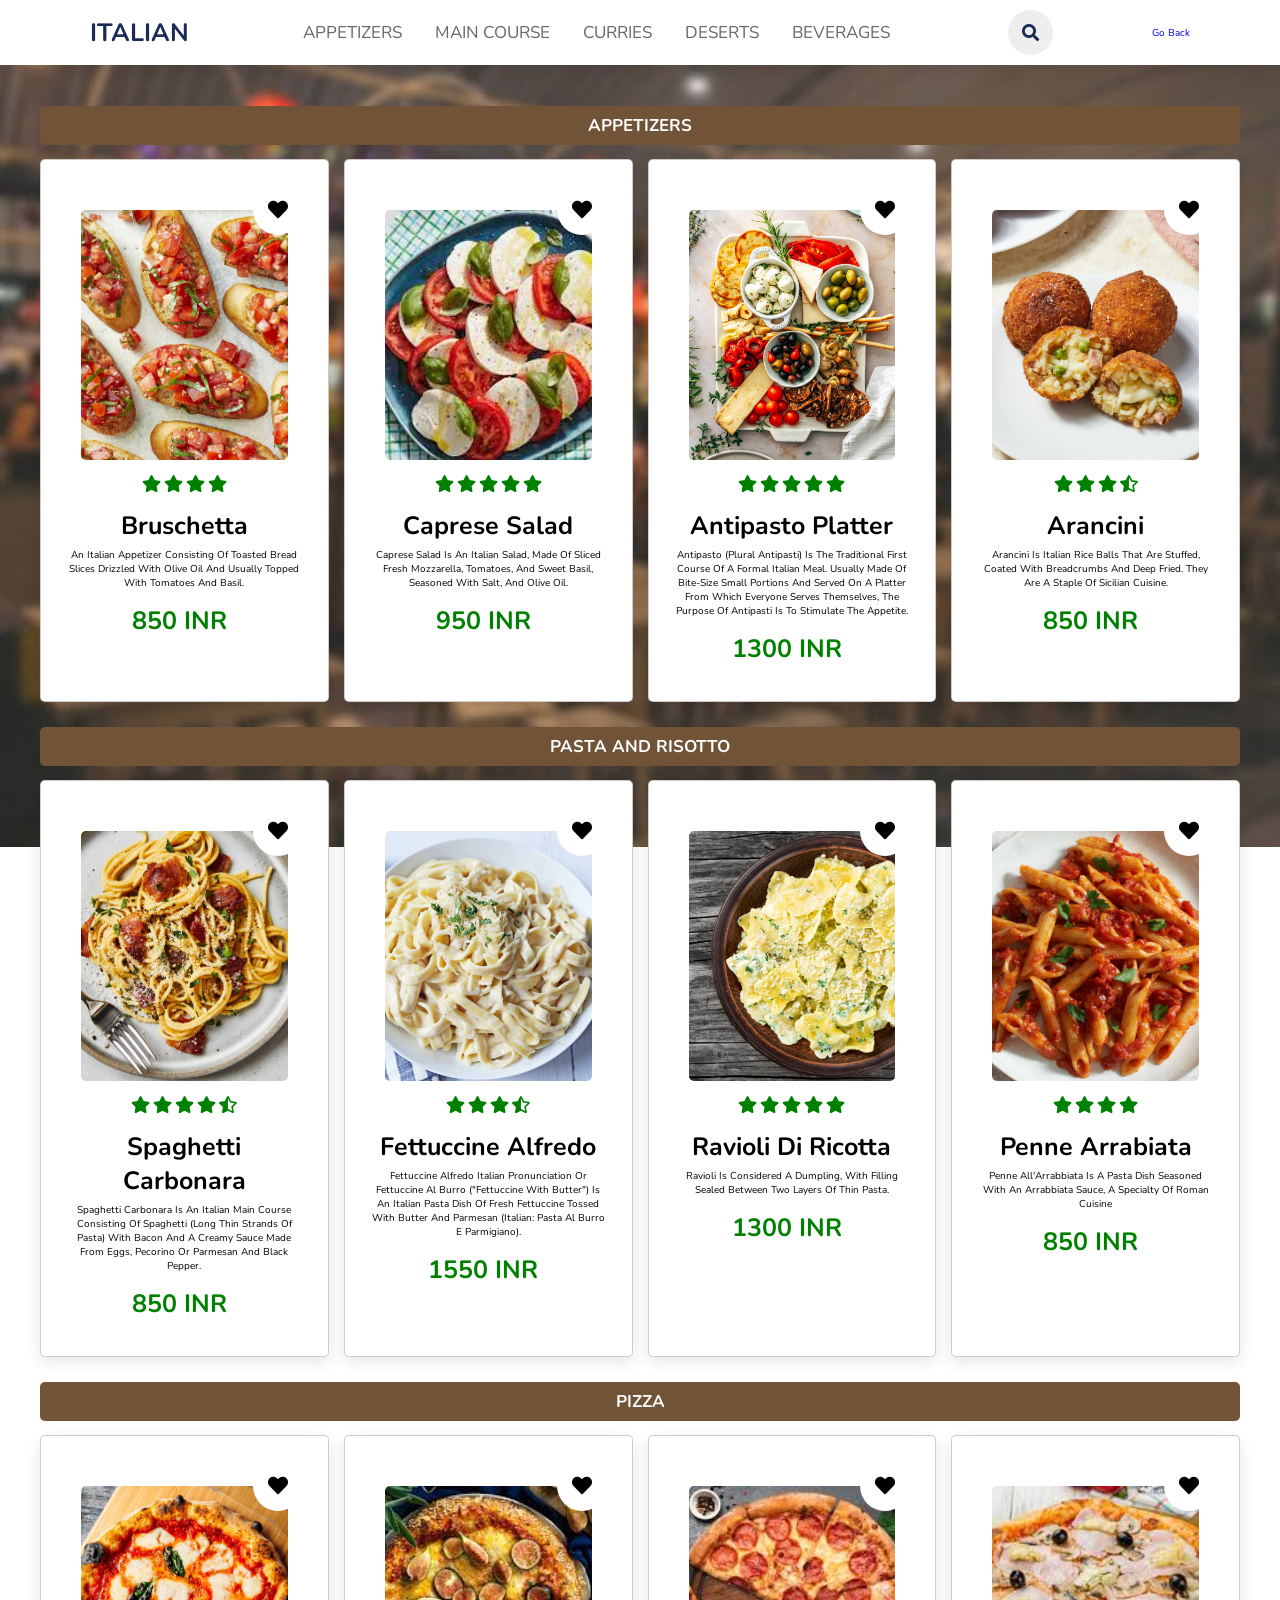
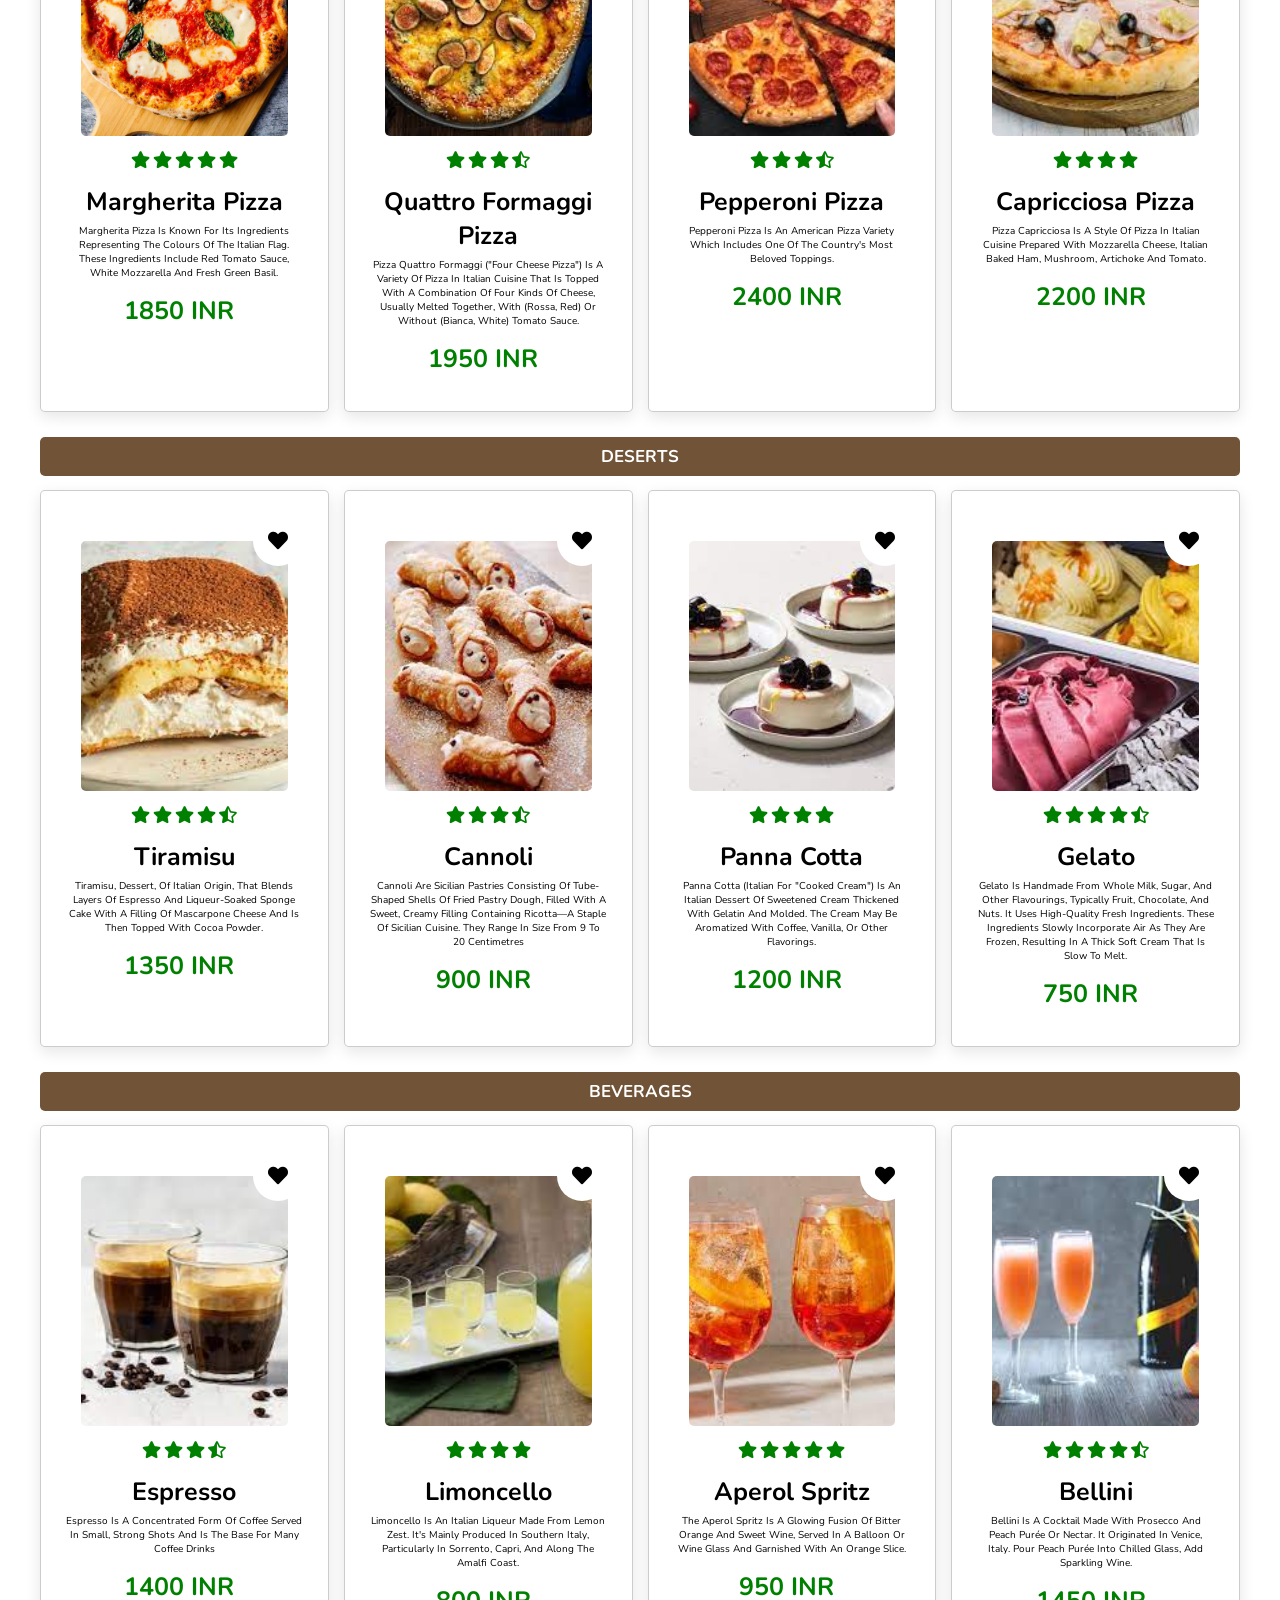
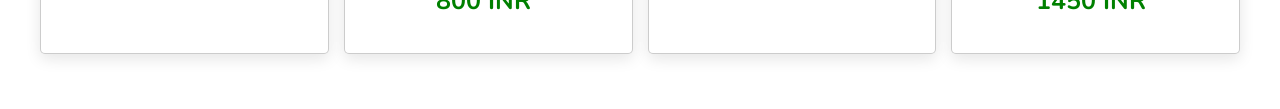
<file: italian.html>
<!DOCTYPE html>
<html lang="en">
<head>

    <title>Restaurant</title>

    <link rel="stylesheet" href="https://cdnjs.cloudflare.com/ajax/libs/font-awesome/5.15.3/css/all.min.css">

    <link rel="stylesheet" href="style.css">

    <style>
        body{
            background: url(cuisine.jpg);
            background-attachment: fixed;
            background-repeat: no-repeat;
            background-size: 100%;
        }  
        .b{
        margin-top: 1rem;
        display: block;
        font-size: 1.7rem;
        color: #fff;
        background: rgb(113, 83, 56);
        border-radius: .5rem;
        padding: .8rem 3rem;
        }

    </style>
</head>
<body>

    <header>

        <a class="logo"><i class="fas-fa-utensils"></i>ITALIAN</a>

        <nav class="navbar">
            <a href="#APPETIZERS">APPETIZERS</a>
            <a href="#MAIN COURSE">MAIN COURSE</a>
            <a href="#CURRIES">CURRIES</a>
            <a href="#DESERTS">DESERTS</a>
            <a href="#BEVERAGES">BEVERAGES</a>
            
        </nav>
        <div class="icons">
            <i class="fas fa-bars" id="menu-bars"></i>
            <i class="fas fa-search" id="search-icon"></i>
        </div>

        <a href="menu.html"><i class="fas-fa-utensils"></i>go back</a>

    </header> 

    <form action="" id="search-form">
        <input type="search" placeholder="search here....."  name="" id="search-box">
        <label for="search-box" class="fas fa-search"></label>
        <i class="fas fa-times" id="close"></i>
    </form>


 <section class="dishes">


    <section class="menu">
        <br><br><br><br>

        <center>
            <h1 class="b" id="APPETIZERS">APPETIZERS</h1>
        </center>
        <br>
        

        
        <div class="box-container">
            
            <div class="box">
                <div class="image">
                    <img src="i1.jpg" alt="">
                    <a href="#" class="fas fa-heart"></a>
                </div>
                <div class="content">
                    <div class="stars">
                        <i class="fas fa-star"></i>
                        <i class="fas fa-star"></i>
                        <i class="fas fa-star"></i>
                        <i class="fas fa-star"></i>
                    </div>
                    <h3>Bruschetta</h3>
                    <p>an Italian appetizer consisting of toasted bread slices drizzled with olive oil and usually topped with tomatoes and basil.</p>
                        <br>
                        <span class="price">850 INR</span>
                </div>
            </div>

            
            <div class="box">
                <div class="image">
                    <img src="i2.jpeg" alt="">
                    <a href="#" class="fas fa-heart"></a>
                </div>
                <div class="content">
                    <div class="stars">
                        <i class="fas fa-star"></i>
                        <i class="fas fa-star"></i>
                        <i class="fas fa-star"></i>
                        <i class="fas fa-star"></i>
                        <i class="fas fa-star"></i>
                    </div>
                    <h3>
                        Caprese Salad</h3>
                    <p>Caprese salad is an Italian salad, made of sliced fresh mozzarella, tomatoes, and sweet basil, seasoned with salt, and olive oil.</p>
                        <br>
                        <span class="price">950 INR</span>
                </div>
            </div>

            
            <div class="box">
                <div class="image">
                    <img src="i3.jpg" alt="">
                    <a href="#" class="fas fa-heart"></a>
                </div>
                <div class="content">
                    <div class="stars">
                        <i class="fas fa-star"></i>
                        <i class="fas fa-star"></i>
                        <i class="fas fa-star"></i>
                        <i class="fas fa-star"></i>
                        <i class="fas fa-star"></i>
                    </div>
                    <h3>
                        Antipasto Platter
                    </h3>
                    <p>Antipasto (plural antipasti) is the traditional first course of a formal Italian meal. Usually made of bite-size small portions and served on a platter from which everyone serves themselves, the purpose of antipasti is to stimulate the appetite.</p>
                        <br>
                        <span class="price">1300 INR</span>
                </div>
            </div>

            <div class="box">
                <div class="image">
                    <img src="i4.jpg" alt="">
                    <a href="#" class="fas fa-heart"></a>
                </div>
                <div class="content">
                    <div class="stars">
                        <i class="fas fa-star"></i>
                        <i class="fas fa-star"></i>
                        <i class="fas fa-star"></i>
                        <i class="fas fa-star-half-alt"></i>
                    </div>
                    <h3>
                        Arancini</h3>
                    <p>Arancini is italian rice balls that are stuffed, coated with breadcrumbs and deep fried. They are a staple of Sicilian cuisine.</p>
                        <br>
                        <span class="price">850 INR</span>
                </div>
            </div>            
        </div>




        <center>
        <h1 class="b" id="MAIN COURSE">PASTA AND RISOTTO</h1>
        </center>    
        <br>
        <div class="box-container">
            
            <div class="box">
                <div class="image">
                    <img src="i5.jpg" alt="">
                    <a href="#" class="fas fa-heart"></a>
                </div>
                <div class="content">
                    <div class="stars">
                        <i class="fas fa-star"></i>
                        <i class="fas fa-star"></i>
                        <i class="fas fa-star"></i>
                        <i class="fas fa-star"></i>
                        <i class="fas fa-star-half-alt"></i>
                    </div>
                    <h3>Spaghetti Carbonara
                       </h3>
                    <p>Spaghetti carbonara is an Italian main course consisting of spaghetti (long thin strands of pasta) with bacon and a creamy sauce made from eggs, Pecorino or Parmesan and black pepper.</p>
                        <br>
                        <span class="price">850 INR</span>
                </div>
            </div>

            
            <div class="box">
                <div class="image">
                    <img src="i6.jpg" alt="">
                    <a href="#" class="fas fa-heart"></a>
                </div>
                <div class="content">
                    <div class="stars">
                        <i class="fas fa-star"></i>
                        <i class="fas fa-star"></i>
                        <i class="fas fa-star"></i>
                        <i class="fas fa-star-half-alt"></i>
                    </div>
                    <h3>
                        Fettuccine Alfredo</h3>
                    <p>Fettuccine Alfredo Italian pronunciation or fettuccine al burro ("fettuccine with butter") is an Italian pasta dish of fresh fettuccine tossed with butter and parmesan (Italian: pasta al burro e parmigiano).</p>
                        <br>
                        <span class="price">1550 INR</span>
                </div>
            </div>

            
            <div class="box">
                <div class="image">
                    <img src="i7.webp" alt="">
                    <a href="#" class="fas fa-heart"></a>
                </div>
                <div class="content">
                    <div class="stars">
                        <i class="fas fa-star"></i>
                        <i class="fas fa-star"></i>
                        <i class="fas fa-star"></i>
                        <i class="fas fa-star"></i>
                        <i class="fas fa-star"></i>
                    </div>
                    <h3>
                        Ravioli di Ricotta</h3>
                    <p>Ravioli is considered a dumpling, with filling sealed between two layers of thin pasta.</p>
                        <br>
                        <span class="price">1300 INR</span>
                </div>
            </div>

            <div class="box">
                <div class="image">
                    <img src="i8.jpg" alt="">
                    <a href="#" class="fas fa-heart"></a>
                </div>
                <div class="content">
                    <div class="stars">
                        <i class="fas fa-star"></i>
                        <i class="fas fa-star"></i>
                        <i class="fas fa-star"></i>
                        <i class="fas fa-star"></i>
                    </div>
                    <h3>
                        Penne Arrabiata</h3>
                    <p>Penne all'Arrabbiata is a pasta dish seasoned with an arrabbiata sauce, a specialty of Roman cuisine</p>
                        <br>
                        <span class="price">850 INR</span>
                </div>
            </div>            
        </div>




        <center>
            <h1 class="b" id="CURRIES">PIZZA</h1>
            </center>
            <br>
        
            <div class="box-container">
                
                <div class="box">
                    <div class="image">
                        <img src="i9.jpg" alt="">
                        <a href="#" class="fas fa-heart"></a>
                    </div>
                    <div class="content">
                        <div class="stars">
                            <i class="fas fa-star"></i>
                            <i class="fas fa-star"></i>
                            <i class="fas fa-star"></i>
                            <i class="fas fa-star"></i>
                            <i class="fas fa-star"></i>
                        </div>
                        <h3>
                            Margherita Pizza</h3>
                        <p>Margherita pizza is known for its ingredients representing the colours of the Italian flag. These ingredients include red tomato sauce, white mozzarella and fresh green basil.</p>
                            <br>
                            <span class="price">1850 INR</span>
                    </div>
                </div>
    
                
                <div class="box">
                    <div class="image">
                        <img src="i10.jpeg" alt="">
                        <a href="#" class="fas fa-heart"></a>
                    </div>
                    <div class="content">
                        <div class="stars">
                            <i class="fas fa-star"></i>
                            <i class="fas fa-star"></i>
                            <i class="fas fa-star"></i>
                            <i class="fas fa-star-half-alt"></i>
                        </div>
                        <h3>
                            Quattro Formaggi Pizza</h3>
                        <p>Pizza quattro formaggi  ("four cheese pizza") is a variety of pizza in Italian cuisine that is topped with a combination of four kinds of cheese, usually melted together, with (rossa, red) or without (bianca, white) tomato sauce.</p>
                            <br>
                            <span class="price">1950 INR</span>
                    </div>
                </div>
    
                
                <div class="box">
                    <div class="image">
                        <img src="i11.jpeg" alt="">
                        <a href="#" class="fas fa-heart"></a>
                    </div>
                    <div class="content">
                        <div class="stars">
                            <i class="fas fa-star"></i>
                            <i class="fas fa-star"></i>
                            <i class="fas fa-star"></i>
                            <i class="fas fa-star-half-alt"></i>
                        </div>
                        <h3>
                            Pepperoni Pizza</h3>
                        <p>Pepperoni pizza is an American pizza variety which includes one of the country's most beloved toppings.</p>
                            <br>
                            <span class="price">2400 INR</span>
                    </div>
                </div>
    
                <div class="box">
                    <div class="image">
                        <img src="i12.jpeg" alt="">
                        <a href="#" class="fas fa-heart"></a>
                    </div>
                    <div class="content">
                        <div class="stars">
                            <i class="fas fa-star"></i>
                            <i class="fas fa-star"></i>
                            <i class="fas fa-star"></i>
                            <i class="fas fa-star"></i>
                        </div>
                        <h3>
                            Capricciosa Pizza</h3>
                        <p>Pizza capricciosa is a style of pizza in Italian cuisine prepared with mozzarella cheese, Italian baked ham, mushroom, artichoke and tomato.</p>
                            <br>
                            <span class="price">2200 INR</span>
                    </div>
                </div>            
            </div>




            <center>
                <h1 class="b" id="DESERTS">DESERTS</h1>
                </center>
                <br>
            
                <div class="box-container">
                    
                    <div class="box">
                        <div class="image">
                            <img src="i13.jpeg" alt="">
                            <a href="#" class="fas fa-heart"></a>
                        </div>
                        <div class="content">
                            <div class="stars">
                                <i class="fas fa-star"></i>
                                <i class="fas fa-star"></i>
                                <i class="fas fa-star"></i>
                                <i class="fas fa-star"></i>
                                <i class="fas fa-star-half-alt"></i>
                            </div>
                            <h3>Tiramisu</h3>
                            <p>Tiramisu, dessert, of Italian origin, that blends layers of espresso and liqueur-soaked sponge cake with a filling of mascarpone cheese and is then topped with cocoa powder.</p>
                                <br>
                                <span class="price">1350 INR</span>
                        </div>
                    </div>
        
                    
                    <div class="box">
                        <div class="image">
                            <img src="i14.jpeg" alt="">
                            <a href="#" class="fas fa-heart"></a>
                        </div>
                        <div class="content">
                            <div class="stars">
                                <i class="fas fa-star"></i>
                                <i class="fas fa-star"></i>
                                <i class="fas fa-star"></i>
                                <i class="fas fa-star-half-alt"></i>
                            </div>
                            <h3>
                            Cannoli</h3>
                            <p>Cannoli are Sicilian pastries consisting of tube-shaped shells of fried pastry dough, filled with a sweet, creamy filling containing ricotta—a staple of Sicilian cuisine. They range in size from 9 to 20 centimetres</p>
                                <br>
                                <span class="price">900 INR</span>
                        </div>
                    </div>
        
                    
                    <div class="box">
                        <div class="image">
                            <img src="i15.jpeg" alt="">
                            <a href="#" class="fas fa-heart"></a>
                        </div>
                        <div class="content">
                            <div class="stars">
                                <i class="fas fa-star"></i>
                                <i class="fas fa-star"></i>
                                <i class="fas fa-star"></i>
                                <i class="fas fa-star"></i>
                            </div>
                            <h3>
                                Panna Cotta</h3>
                            <p>Panna cotta (Italian for "cooked cream") is an Italian dessert of sweetened cream thickened with gelatin and molded. The cream may be aromatized with coffee, vanilla, or other flavorings.</p>
                                <br>
                                <span class="price">1200 INR</span>
                        </div>
                    </div>
        
                    <div class="box">
                        <div class="image">
                            <img src="i16.jpeg" alt="">
                            <a href="#" class="fas fa-heart"></a>
                        </div>
                        <div class="content">
                            <div class="stars">
                                <i class="fas fa-star"></i>
                                <i class="fas fa-star"></i>
                                <i class="fas fa-star"></i>
                                <i class="fas fa-star"></i>
                                <i class="fas fa-star-half-alt"></i>
                            </div>
                            <h3>
                                Gelato</h3>
                            <p>Gelato is handmade from whole milk, sugar, and other flavourings, typically fruit, chocolate, and nuts. It uses high-quality fresh ingredients. These ingredients slowly incorporate air as they are frozen, resulting in a thick soft cream that is slow to melt.</p>
                                <br>
                                <span class="price">750 INR</span>
                        </div>
                    </div>            
                </div>




                <center>
                    <h1 class="b" id="BEVERAGES">BEVERAGES</h1>
                    </center>
                    <br>
                
                    <div class="box-container">
                        
                        <div class="box">
                            <div class="image">
                                <img src="i17.jpeg" alt="">
                                <a href="#" class="fas fa-heart"></a>
                            </div>
                            <div class="content">
                                <div class="stars">
                                    <i class="fas fa-star"></i>
                                    <i class="fas fa-star"></i>
                                    <i class="fas fa-star"></i>
                                    <i class="fas fa-star-half-alt"></i>
                                </div>
                                <h3>Espresso</h3>
                                <p>Espresso is a concentrated form of coffee served in small, strong shots and is the base for many coffee drinks</p>
                                    <br>
                                    <span class="price">1400 INR</span>
                            </div>
                        </div>
            
                        
                        <div class="box">
                            <div class="image">
                                <img src="i18.jpeg" alt="">
                                <a href="#" class="fas fa-heart"></a>
                            </div>
                            <div class="content">
                                <div class="stars">
                                    <i class="fas fa-star"></i>
                                    <i class="fas fa-star"></i>
                                    <i class="fas fa-star"></i>
                                    <i class="fas fa-star"></i>
                                </div>
                                <h3>
                                    Limoncello</h3>
                                <p>Limoncello is an Italian liqueur made from lemon zest. It's mainly produced in Southern Italy, particularly in Sorrento, Capri, and along the Amalfi Coast.</p>
                                    <br>
                                    <span class="price">800 INR</span>
                            </div>
                        </div>
            
                        
                        <div class="box">
                            <div class="image">
                                <img src="i19.jpeg" alt="">
                                <a href="#" class="fas fa-heart"></a>
                            </div>
                            <div class="content">
                                <div class="stars">
                                    <i class="fas fa-star"></i>
                                    <i class="fas fa-star"></i>
                                    <i class="fas fa-star"></i>
                                    <i class="fas fa-star"></i>
                                    <i class="fas fa-star"></i>
                                </div>
                                <h3>
                                    Aperol Spritz</h3>
                                <p>The Aperol Spritz is a glowing fusion of bitter orange and sweet wine, served in a balloon or wine glass and garnished with an orange slice.</p>
                                    <br>
                                    <span class="price">950 INR</span>
                            </div>
                        </div>
            
                        <div class="box">
                            <div class="image">
                                <img src="i20.jpeg" alt="">
                                <a href="#" class="fas fa-heart"></a>
                            </div>
                            <div class="content">
                                <div class="stars">
                                    <i class="fas fa-star"></i>
                                    <i class="fas fa-star"></i>
                                    <i class="fas fa-star"></i>
                                    <i class="fas fa-star"></i>
                                    <i class="fas fa-star-half-alt"></i>
                                </div>
                                <h3>
                                    Bellini
                                    </h3>
                                <p>Bellini is a cocktail made with Prosecco and peach purée or nectar. It originated in Venice, Italy. Pour peach purée into chilled glass, add sparkling wine.</p>
                                    <br>
                                    <span class="price">1450 INR</span>
                            </div>
                        </div>            
                    </div>
    </section>

    <script src="https://unpkg.com/swiper/swiper-bundle.min.js"></script> 

    <script src="script.js"></script>
</body>
</html>
</file>
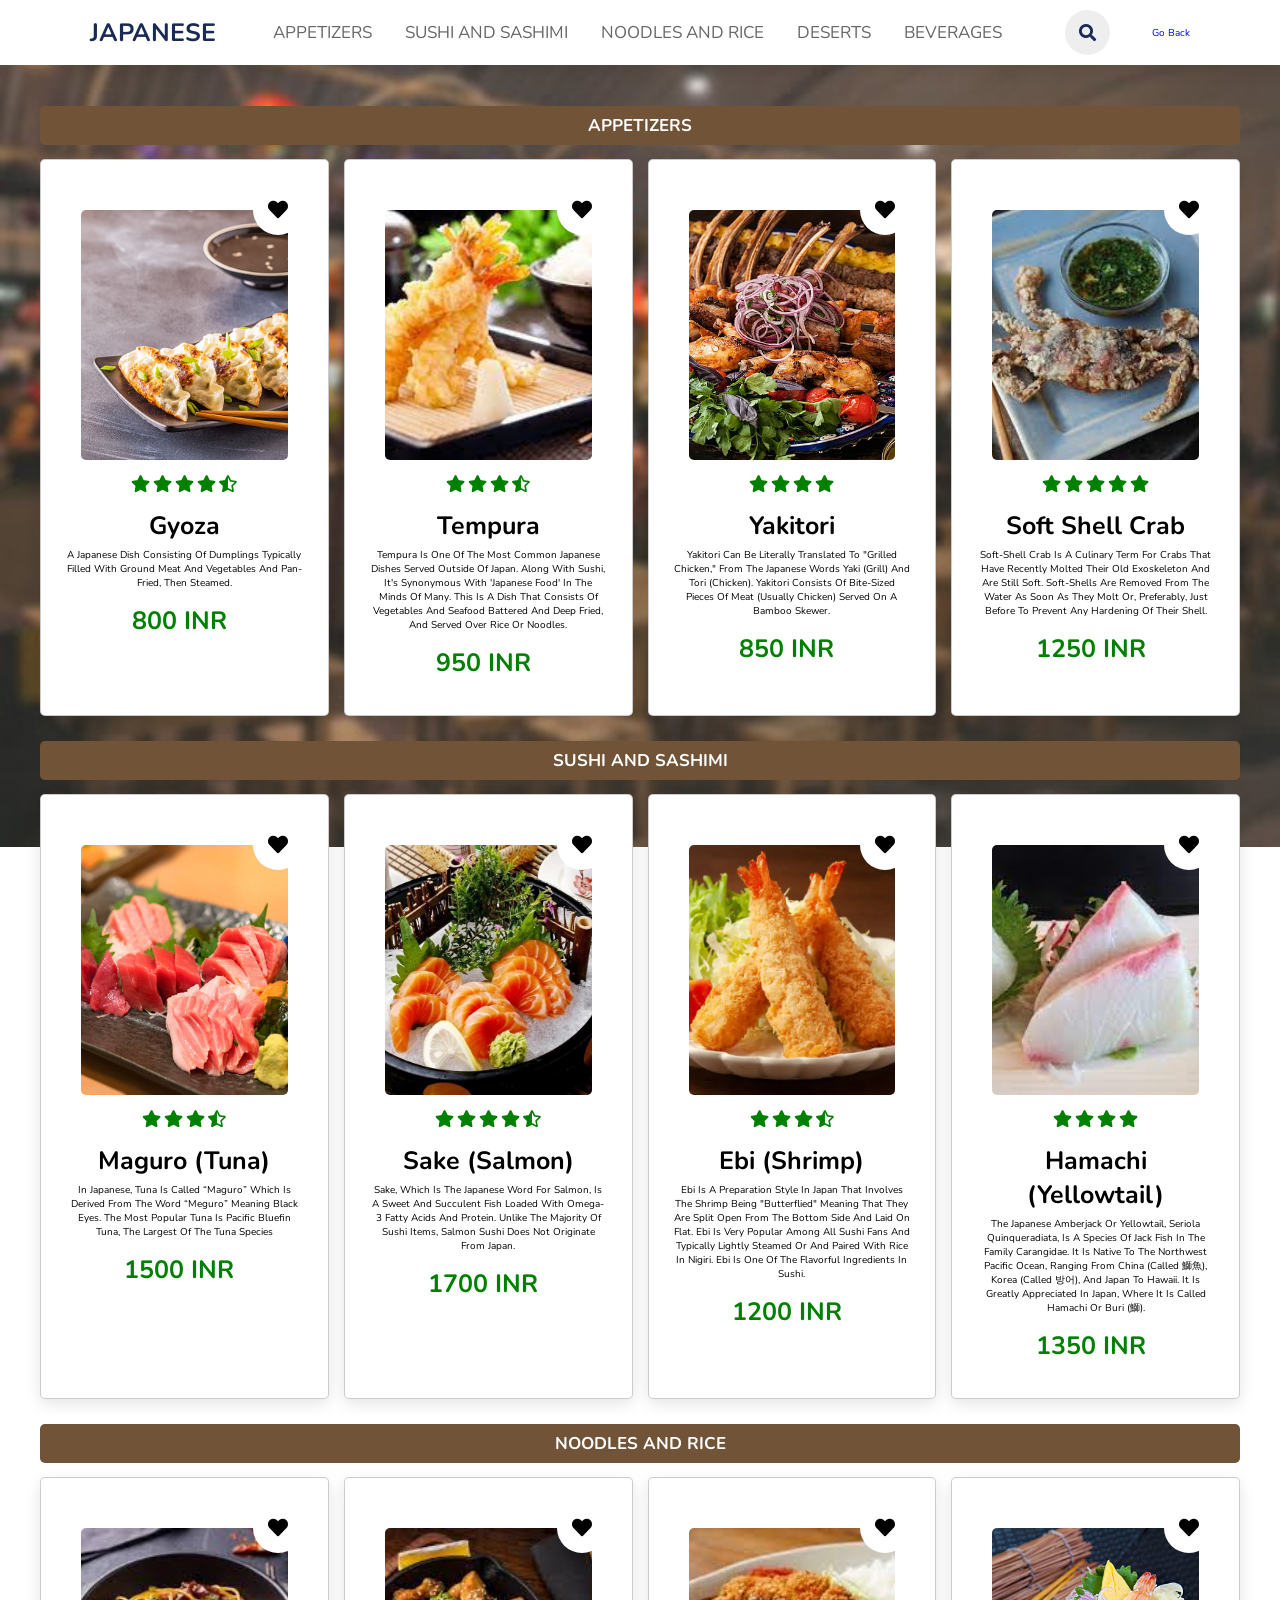
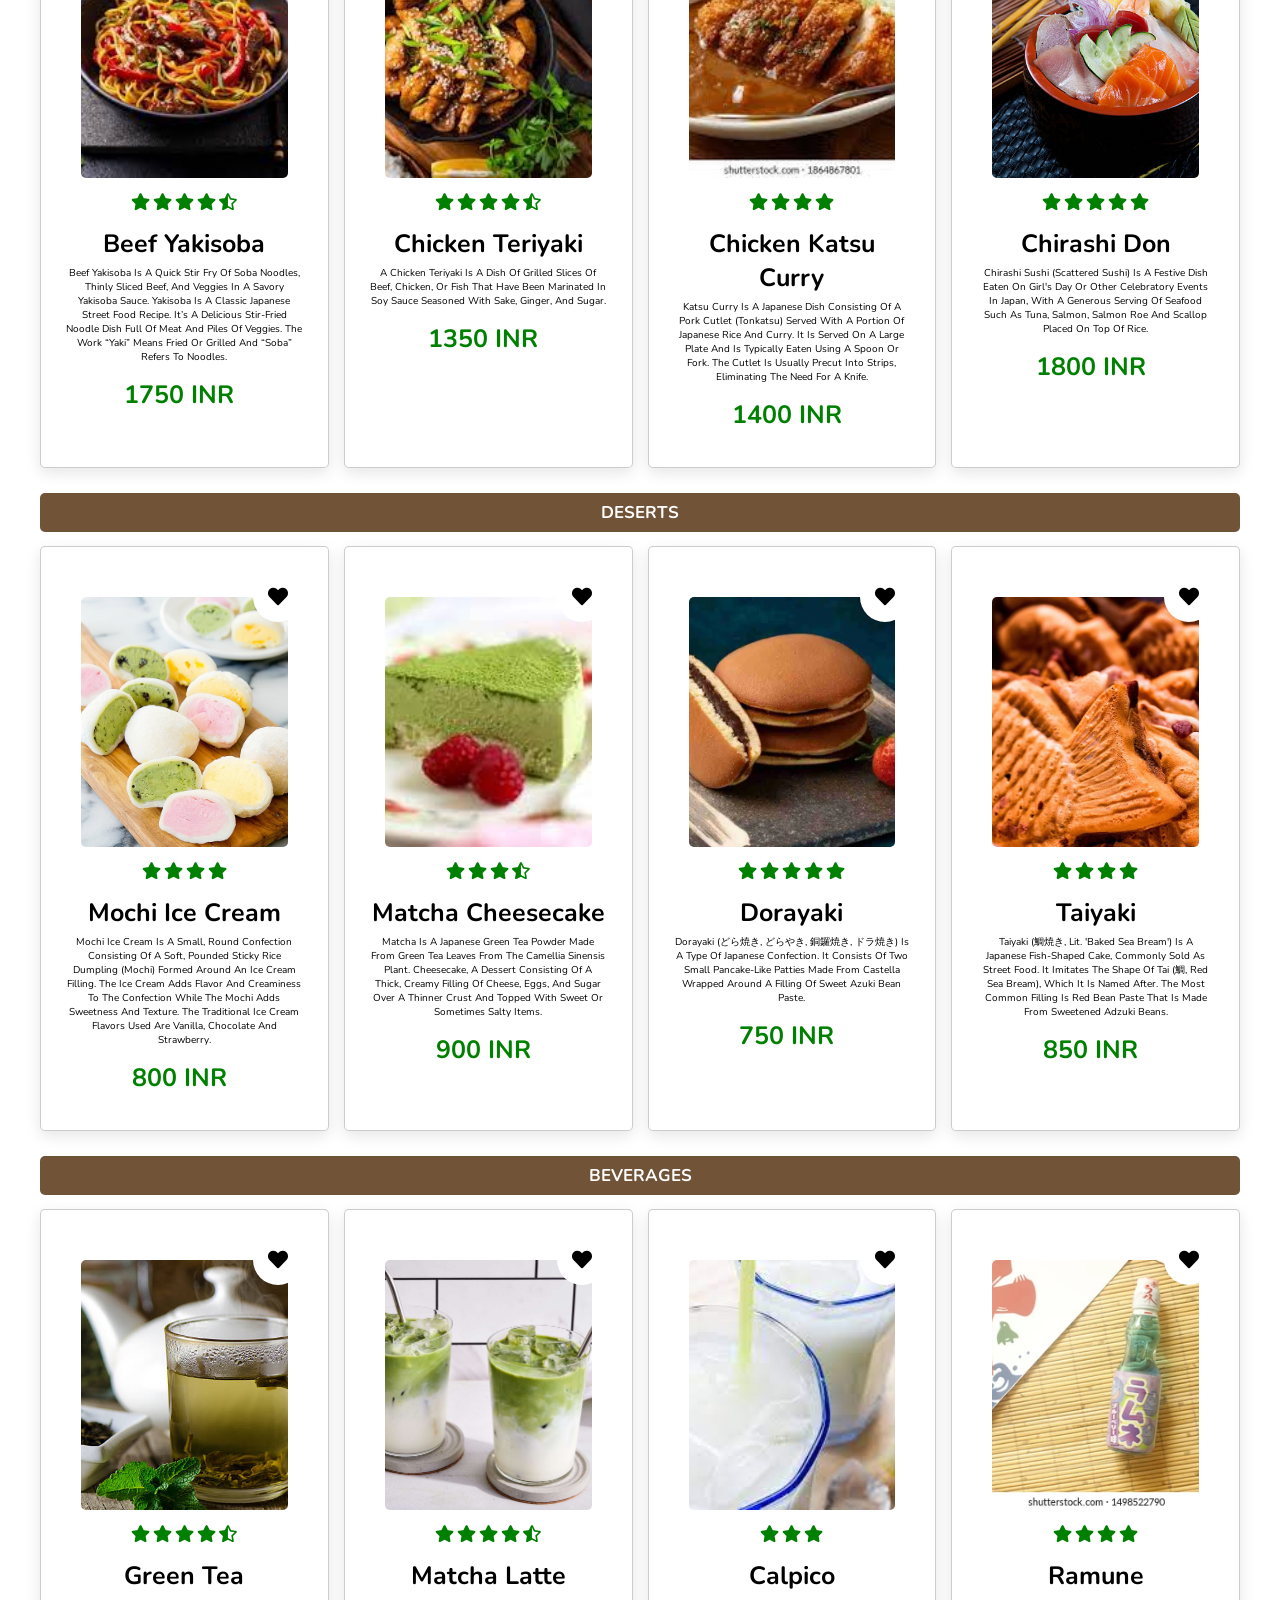
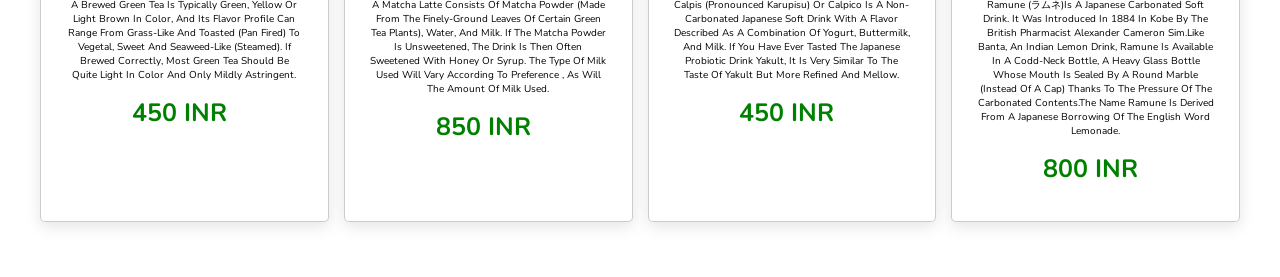
<file: japanese.html>
<!DOCTYPE html>
<html lang="en">
<head>

    <title>Restaurant</title>

    <link rel="stylesheet" href="https://cdnjs.cloudflare.com/ajax/libs/font-awesome/5.15.3/css/all.min.css">

    <link rel="stylesheet" href="style.css">

    <style>
        body{
            background: url(cuisine.jpg);
            background-attachment: fixed;
            background-repeat: no-repeat;
            background-size: 100%;
        }  
        .b{
        margin-top: 1rem;
        display: block;
        font-size: 1.7rem;
        color: #fff;
        background: rgb(113, 83, 56);
        border-radius: .5rem;
        padding: .8rem 3rem;
        }

    </style>
</head>
<body>


    <header>

        <a class="logo"><i class="fas-fa-utensils"></i>JAPANESE</a>

        <nav class="navbar">
            <a href="#APPETIZERS">APPETIZERS</a>
            <a href="#SUSHI AND SASHIMI">SUSHI AND SASHIMI</a>
            <a href="#NOODLES AND RICE">NOODLES AND RICE</a>
            <a href="#DESERTS">DESERTS</a>
            <a href="#BEVERAGES">BEVERAGES</a>
            
        </nav>
        <div class="icons">
            <i class="fas fa-bars" id="menu-bars"></i>
            <i class="fas fa-search" id="search-icon"></i>
        </div>

        <a href="menu.html"><i class="fas-fa-utensils"></i>go back</a>

    </header> 

    <form action="" id="search-form">
        <input type="search" placeholder="search here....."  name="" id="search-box">
        <label for="search-box" class="fas fa-search"></label>
        <i class="fas fa-times" id="close"></i>
    </form>


 <section class="dishes">


    <section class="menu">
        <br><br><br><br>

        <center>
            <h1 class="b" id="APPETIZERS">APPETIZERS</h1>
        </center>
        <br>
        

        
        <div class="box-container">
            
            <div class="box">
                <div class="image">
                    <img src="jc1.jpg" alt="">
                    <a href="#" class="fas fa-heart"></a>
                </div>
                <div class="content">
                    <div class="stars">
                        <i class="fas fa-star"></i>
                        <i class="fas fa-star"></i>
                        <i class="fas fa-star"></i>
                        <i class="fas fa-star"></i>
                        <i class="fas fa-star-half-alt"></i>
                    </div>
                    <h3>gyoza</h3>
                    <p>A Japanese dish consisting of dumplings typically filled with ground meat and vegetables and pan-fried, then steamed.</p>
                        <br>
                        <span class="price">800 INR</span>
                </div>
            </div>

            
            <div class="box">
                <div class="image">
                    <img src="jc2.jpeg" alt="">
                    <a href="#" class="fas fa-heart"></a>
                </div>
                <div class="content">
                    <div class="stars">
                        <i class="fas fa-star"></i>
                        <i class="fas fa-star"></i>
                        <i class="fas fa-star"></i>
                        <i class="fas fa-star-half-alt"></i>
                    </div>
                    <h3>Tempura</h3>
                    <p>Tempura is one of the most common Japanese dishes served outside of Japan. Along with sushi, it's synonymous with 'Japanese food' in the minds of many. This is a dish that consists of vegetables and seafood battered and deep fried, and served over rice or noodles.</p>
                        <br>
                        <span class="price">950 INR</span>
                </div>
            </div>

            
            <div class="box">
                <div class="image">
                    <img src="jc3.jpg" alt="">
                    <a href="#" class="fas fa-heart"></a>
                </div>
                <div class="content">
                    <div class="stars">
                        <i class="fas fa-star"></i>
                        <i class="fas fa-star"></i>
                        <i class="fas fa-star"></i>
                        <i class="fas fa-star"></i>
                    </div>
                    <h3>Yakitori</h3>
                    <p>Yakitori can be literally translated to "grilled chicken," from the Japanese words yaki (grill) and tori (chicken). Yakitori consists of bite-sized pieces of meat (usually chicken) served on a bamboo skewer.</p>
                        <br>
                        <span class="price">850 INR</span>
                </div>
            </div>

            <div class="box">
                <div class="image">
                    <img src="jc4.jpeg" alt="">
                    <a href="#" class="fas fa-heart"></a>
                </div>
                <div class="content">
                    <div class="stars">
                        <i class="fas fa-star"></i>
                        <i class="fas fa-star"></i>
                        <i class="fas fa-star"></i>
                        <i class="fas fa-star"></i>
                        <i class="fas fa-star"></i>
                    </div>
                    <h3>Soft Shell Crab</h3>
                    <p>Soft-shell crab is a culinary term for crabs that have recently molted their old exoskeleton and are still soft. Soft-shells are removed from the water as soon as they molt or, preferably, just before to prevent any hardening of their shell.</p>
                        <br>
                        <span class="price">1250 INR</span>
                </div>
            </div>            
        </div>




        <center>
        <h1 class="b" id="SUSHI AND SASHIMI">SUSHI AND SASHIMI</h1>
        </center>    
        <br>
        <div class="box-container">
            
            <div class="box">
                <div class="image">
                    <img src="jc5.jpg" alt="">
                    <a href="#" class="fas fa-heart"></a>
                </div>
                <div class="content">
                    <div class="stars">
                        <i class="fas fa-star"></i>
                        <i class="fas fa-star"></i>
                        <i class="fas fa-star"></i>
                        <i class="fas fa-star-half-alt"></i>
                    </div>
                    <h3>Maguro (Tuna)</h3>
                    <p>In Japanese, tuna is called “Maguro” which is derived from the word “Meguro” meaning black eyes. The most popular tuna is Pacific bluefin tuna, the largest of the tuna species</p>
                        <br>
                        <span class="price">1500 INR</span>
                </div>
            </div>

            
            <div class="box">
                <div class="image">
                    <img src="jc6.jpg" alt="">
                    <a href="#" class="fas fa-heart"></a>
                </div>
                <div class="content">
                    <div class="stars">
                        <i class="fas fa-star"></i>
                        <i class="fas fa-star"></i>
                        <i class="fas fa-star"></i>
                        <i class="fas fa-star"></i>
                        <i class="fas fa-star-half-alt"></i>
                    </div>
                    <h3>Sake (Salmon)</h3>
                    <p>Sake, which is the Japanese word for salmon, is a sweet and succulent fish loaded with omega-3 fatty acids and protein. Unlike the majority of sushi items, salmon sushi does not originate from Japan.</p>
                        <br>
                        <span class="price">1700 INR</span>
                </div>
            </div>

            
            <div class="box">
                <div class="image">
                    <img src="jc7.webp" alt="">
                    <a href="#" class="fas fa-heart"></a>
                </div>
                <div class="content">
                    <div class="stars">
                        <i class="fas fa-star"></i>
                        <i class="fas fa-star"></i>
                        <i class="fas fa-star"></i>
                        <i class="fas fa-star-half-alt"></i>
                    </div>
                    <h3>Ebi (Shrimp)</h3>
                    <p>Ebi is a preparation style in Japan that involves the shrimp being "butterflied" meaning that they are split open from the bottom side and laid on flat. Ebi is very popular among all sushi fans and typically lightly steamed or and paired with rice in nigiri. Ebi is one of the flavorful ingredients in sushi.</p>
                        <br>
                        <span class="price">1200 INR</span>
                </div>
            </div>

            <div class="box">
                <div class="image">
                    <img src="jc8.jpeg" alt="">
                    <a href="#" class="fas fa-heart"></a>
                </div>
                <div class="content">
                    <div class="stars">
                        <i class="fas fa-star"></i>
                        <i class="fas fa-star"></i>
                        <i class="fas fa-star"></i>
                        <i class="fas fa-star"></i>
                    </div>
                    <h3>Hamachi (Yellowtail)</h3>
                    <p>The Japanese amberjack or yellowtail, Seriola quinqueradiata, is a species of jack fish in the family Carangidae. It is native to the northwest Pacific Ocean, ranging from China (called 鰤魚), Korea (called 방어), and Japan to Hawaii. It is greatly appreciated in Japan, where it is called hamachi or buri (鰤).</p>
                        <br>
                        <span class="price">1350 INR</span>
                </div>
            </div>            
        </div>




        <center>
            <h1 class="b" id="NOODLES AND RICE">NOODLES AND RICE</h1>
            </center>
            <br>
        
            <div class="box-container">
                
                <div class="box">
                    <div class="image">
                        <img src="jc9.jpeg" alt="">
                        <a href="#" class="fas fa-heart"></a>
                    </div>
                    <div class="content">
                        <div class="stars">
                            <i class="fas fa-star"></i>
                            <i class="fas fa-star"></i>
                            <i class="fas fa-star"></i>
                            <i class="fas fa-star"></i>
                            <i class="fas fa-star-half-alt"></i>
                        </div>
                        <h3>Beef Yakisoba</h3>
                        <p>Beef Yakisoba is a quick stir fry of soba noodles, thinly sliced beef, and veggies in a savory Yakisoba Sauce.
                            Yakisoba is a classic Japanese street food recipe. It’s a delicious stir-fried noodle dish full of meat and piles of veggies. The work “yaki” means fried or grilled and “soba” refers to noodles.
                        </p>
                            <br>
                            <span class="price">1750 INR</span>
                    </div>  
                </div>
    
                
                <div class="box">
                    <div class="image">
                        <img src="jc10.jpeg" alt="">
                        <a href="#" class="fas fa-heart"></a>
                    </div>
                    <div class="content">
                        <div class="stars">
                            <i class="fas fa-star"></i>
                            <i class="fas fa-star"></i>
                            <i class="fas fa-star"></i>
                            <i class="fas fa-star"></i>
                            <i class="fas fa-star-half-alt"></i>
                        </div>
                        <h3>Chicken Teriyaki</h3>
                        <p>A Chicken Teriyaki is a dish of grilled slices of beef, chicken, or fish that have been marinated in soy sauce seasoned with sake, ginger, and sugar.</p>
                            <br>
                            <span class="price">1350 INR</span>
                    </div>
                </div>
    
                
                <div class="box">
                    <div class="image">
                        <img src="jc11.jpeg" alt="">
                        <a href="#" class="fas fa-heart"></a>
                    </div>
                    <div class="content">
                        <div class="stars">
                            <i class="fas fa-star"></i>
                            <i class="fas fa-star"></i>
                            <i class="fas fa-star"></i>
                            <i class="fas fa-star"></i>
                        </div>
                        <h3>Chicken Katsu Curry</h3>
                        <p>Katsu curry is a Japanese dish consisting of a pork cutlet (tonkatsu) served with a portion of Japanese rice and curry. It is served on a large plate and is typically eaten using a spoon or fork. The cutlet is usually precut into strips, eliminating the need for a knife.</p>
                            <br>
                            <span class="price">1400 INR</span>
                    </div>
                </div>
    
                <div class="box">
                    <div class="image">
                        <img src="jc12.jpg" alt="">
                        <a href="#" class="fas fa-heart"></a>
                    </div>
                    <div class="content">
                        <div class="stars">
                            <i class="fas fa-star"></i>
                            <i class="fas fa-star"></i>
                            <i class="fas fa-star"></i>
                            <i class="fas fa-star"></i>
                            <i class="fas fa-star"></i>
                        </div>
                        <h3>Chirashi Don</h3>
                        <p>Chirashi sushi (scattered sushi) is a festive dish eaten on Girl's Day or other celebratory events in Japan, with a generous serving of seafood such as tuna, salmon, salmon roe and scallop placed on top of rice.</p>
                            <br>
                            <span class="price">1800 INR</span>
                    </div>
                </div>            
            </div>




            <center>
                <h1 class="b" id="DESERTS">DESERTS</h1>
                </center>
                <br>
            
                <div class="box-container">
                    
                    <div class="box">
                        <div class="image">
                            <img src="jc13.jpg" alt="">
                            <a href="#" class="fas fa-heart"></a>
                        </div>
                        <div class="content">
                            <div class="stars">
                                <i class="fas fa-star"></i>
                                <i class="fas fa-star"></i>
                                <i class="fas fa-star"></i>
                                <i class="fas fa-star"></i>
                            </div>
                            <h3>Mochi Ice Cream</h3>
                            <p>Mochi ice cream is a small, round confection consisting of a soft, pounded sticky rice dumpling (mochi) formed around an ice cream filling. The ice cream adds flavor and creaminess to the confection while the mochi adds sweetness and texture. The traditional ice cream flavors used are vanilla, chocolate and strawberry.</p>
                                <br>
                                <span class="price">800 INR</span>
                        </div>
                    </div>
        
                    
                    <div class="box">
                        <div class="image">
                            <img src="jc14.jpeg" alt="">
                            <a href="#" class="fas fa-heart"></a>
                        </div>
                        <div class="content">
                            <div class="stars">
                                <i class="fas fa-star"></i>
                                <i class="fas fa-star"></i>
                                <i class="fas fa-star"></i>
                                <i class="fas fa-star-half-alt"></i>
                            </div>
                            <h3>Matcha Cheesecake</h3>
                            <p>Matcha is a Japanese green tea powder made from green tea leaves from the Camellia Sinensis plant.
                                cheesecake, a dessert consisting of a thick, creamy filling of cheese, eggs, and sugar over a thinner crust and topped with sweet or sometimes salty items.
                            </p>
                                <br>
                                <span class="price">900 INR</span>
                        </div>
                    </div>
        
                    
                    <div class="box">
                        <div class="image">
                            <img src="jc15.webp" alt="">
                            <a href="#" class="fas fa-heart"></a>
                        </div>
                        <div class="content">
                            <div class="stars">
                                <i class="fas fa-star"></i>
                                <i class="fas fa-star"></i>
                                <i class="fas fa-star"></i>
                                <i class="fas fa-star"></i>
                                <i class="fas fa-star"></i>
                            </div>
                            <h3>Dorayaki</h3>
                            <p>Dorayaki (どら焼き, どらやき, 銅鑼焼き, ドラ焼き) is a type of Japanese confection. It consists of two small pancake-like patties made from castella wrapped around a filling of sweet azuki bean paste.</p>
                                <br>
                                <span class="price">750 INR</span>
                        </div>
                    </div>
        
                    <div class="box">
                        <div class="image">
                            <img src="jc16.jpg" alt="">
                            <a href="#" class="fas fa-heart"></a>
                        </div>
                        <div class="content">
                            <div class="stars">
                                <i class="fas fa-star"></i>
                                <i class="fas fa-star"></i>
                                <i class="fas fa-star"></i>
                                <i class="fas fa-star"></i>
                            </div>
                            <h3>Taiyaki</h3>
                            <p>Taiyaki (鯛焼き, lit. 'baked sea bream') is a Japanese fish-shaped cake, commonly sold as street food. It imitates the shape of tai (鯛, red sea bream), which it is named after. The most common filling is red bean paste that is made from sweetened adzuki beans.</p>
                                <br>
                                <span class="price">850 INR</span>
                        </div>
                    </div>            
                </div>




                <center>
                    <h1 class="b" id="BEVERAGES">BEVERAGES</h1>
                    </center>
                    <br>
                
                    <div class="box-container">
                        
                        <div class="box">
                            <div class="image">
                                <img src="jc17.jpg" alt="">
                                <a href="#" class="fas fa-heart"></a>
                            </div>
                            <div class="content">
                                <div class="stars">
                                    <i class="fas fa-star"></i>
                                    <i class="fas fa-star"></i>
                                    <i class="fas fa-star"></i>
                                    <i class="fas fa-star"></i>
                                    <i class="fas fa-star-half-alt"></i>
                                </div>
                                <h3>Green Tea</h3>
                                <p>A brewed green tea is typically green, yellow or light brown in color, and its flavor profile can range from grass-like and toasted (pan fired) to vegetal, sweet and seaweed-like (steamed). If brewed correctly, most green tea should be quite light in color and only mildly astringent.</p>
                                    <br>
                                    <span class="price">450 INR</span>
                            </div>
                        </div>
            
                        
                        <div class="box">
                            <div class="image">
                                <img src="jc18.jpg">
                                <a href="#" class="fas fa-heart"></a>
                            </div>
                            <div class="content">
                                <div class="stars">
                                    <i class="fas fa-star"></i>
                                    <i class="fas fa-star"></i>
                                    <i class="fas fa-star"></i>
                                    <i class="fas fa-star"></i>
                                    <i class="fas fa-star-half-alt"></i>
                                </div>
                                <h3>Matcha Latte</h3>
                                <p>A matcha latte consists of matcha powder (made from the finely-ground leaves of certain green tea plants), water, and milk. If the matcha powder is unsweetened, the drink is then often sweetened with honey or syrup. The type of milk used will vary according to preference , as will the amount of milk used.</p>
                                    <br>
                                    <span class="price">850 INR</span>
                            </div>
                        </div>
            
                        
                        <div class="box">
                            <div class="image">
                                <img src="jc19.jpeg" alt="">
                                <a href="#" class="fas fa-heart"></a>
                            </div>
                            <div class="content">
                                <div class="stars">
                                    <i class="fas fa-star"></i>
                                    <i class="fas fa-star"></i>
                                    <i class="fas fa-star"></i>
                                </div>
                                <h3>Calpico</h3>
                                <p>Calpis (pronounced Karupisu) or Calpico is a non-carbonated Japanese soft drink with a flavor described as a combination of yogurt, buttermilk, and milk. If you have ever tasted the Japanese probiotic drink Yakult, it is very similar to the taste of Yakult but more refined and mellow.</p>
                                    <br>
                                    <span class="price">450 INR</span>
                            </div>
                        </div>
            
                        <div class="box">
                            <div class="image">
                                <img src="jc20.webp" alt="">
                                <a href="#" class="fas fa-heart"></a>
                            </div>
                            <div class="content">
                                <div class="stars">
                                    <i class="fas fa-star"></i>
                                    <i class="fas fa-star"></i>
                                    <i class="fas fa-star"></i>
                                    <i class="fas fa-star"></i>
                                </div>
                                <h3>Ramune</h3>
                                <p>Ramune (ラムネ)is a Japanese carbonated soft drink. It was introduced in 1884 in Kobe by the British pharmacist Alexander Cameron Sim.Like Banta, an Indian lemon drink, ramune is available in a Codd-neck bottle, a heavy glass bottle whose mouth is sealed by a round marble (instead of a cap) thanks to the pressure of the carbonated contents.The name ramune is derived from a Japanese borrowing of the English word lemonade.</p>
                                    <br>
                                    <span class="price">800 INR</span>
                            </div>
                        </div>            
                    </div>
    </section>

    <script src="https://unpkg.com/swiper/swiper-bundle.min.js"></script> 

    <script src="script.js"></script>
</body>
</html>
</file>
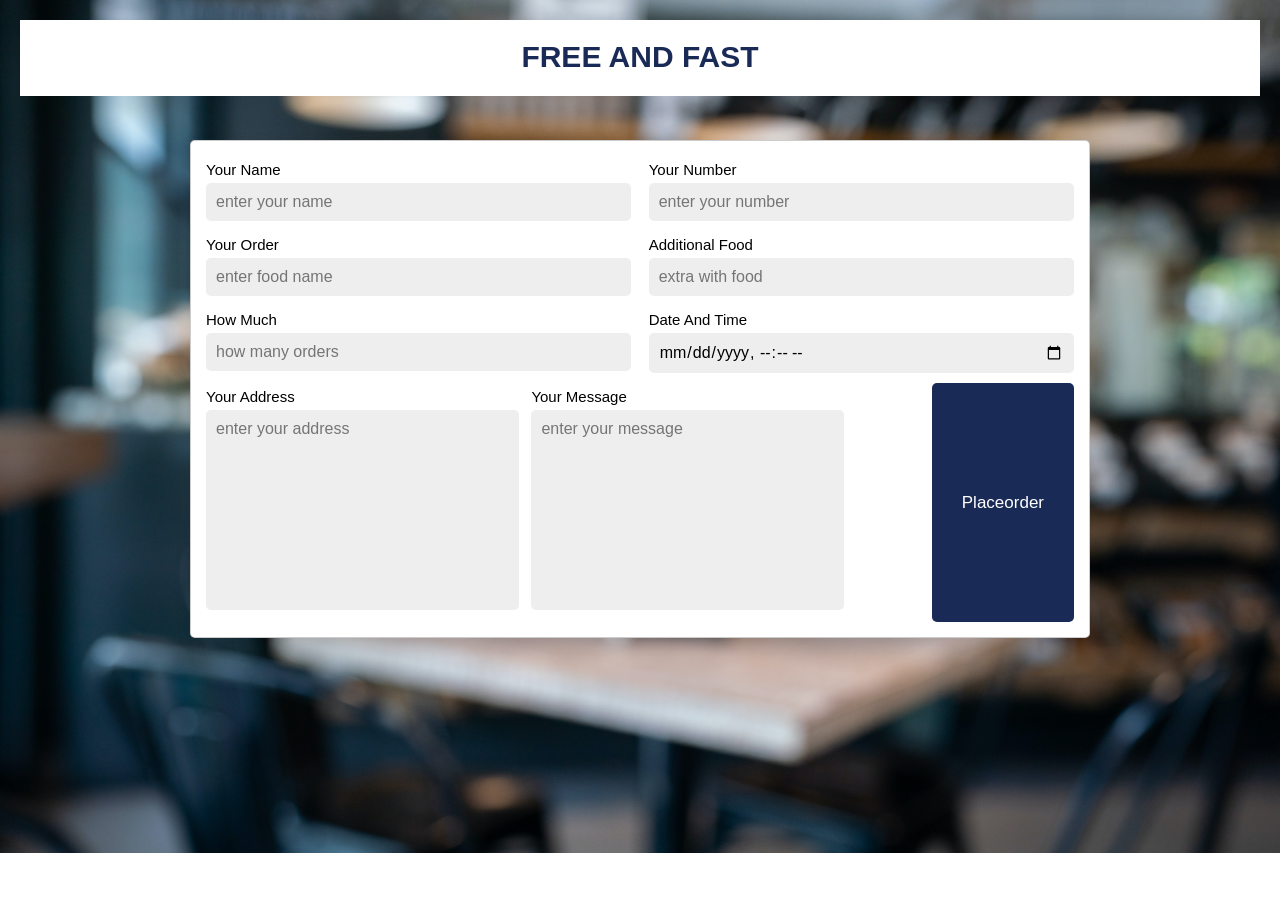
<file: order.html>
<!DOCTYPE html>
<html lang="en">
<head>
    <meta charset="UTF-8">
    <meta name="viewport" content="width=device-width, initial-scale=1.0">
    <title>Order</title>


    <style>

:root{
    --green:#27ae60;
    --black:#192a56;
    --light-color:#666;
    --box-shadow:0  .5rem  1.5rem rgba(0,0,0,.1);

}
*{
    font-family: 'Nunito', sans-serif;
    margin: 0;
    padding: 0;
    box-sizing: border-box;
    text-decoration: none;
    outline: none;
    border: none;
    text-transform: capitalize;
    transition: all .2s linear;
}



html {
        font-size: 62.5%;
        scroll-padding-top: 5.5rem;
        scroll-behavior: smooth;
    }


section{
    padding: 2rem;
}

section:nth-child(even){
    background: #eee;
}

.sub-heading {
    text-align: center;
    color: green;
    font-size: 2rem;
    padding-top: 1rem;

}

.heading {
    text-align: center;
    color: var(--black);
    font-size: 3rem;
    padding-top: 2rem;
    text-transform: uppercase;

}

.btn{
    margin-top: 1rem;
    display: inline-block;
    font-size: 1.7rem;
    color: #fff;
    background: var(--black);
    border-radius: .5rem;
    cursor: pointer;
    padding: .8rem 3rem;
}

.btn:hover{
    background: var(--green);
    letter-spacing: .1rem;
}

.order form{
            max-width:90rem;
            border-radius: .5rem;
            box-shadow: var(--box-shadow);
            border:.1rem solid rgba(0,0,0,.2);
            background:#fff;
            padding:1.5rem;
            margin:0 auto;
        }
        
        .order form .inputBox{
            display: flex;
            flex-wrap: wrap;
            justify-content: space-between;
        }
        
        .order form .inputBox .input{
            width: 49%;

        }
        .order form .inputBox .input span{
            display:block;
            padding:.5rem 0;
            font-size: 1.5rem;
            color:light-color;
        }
        .order form .inputBox .input input,
        .order form .inputBox .input textarea{
            background:#eee;
            border-radius: .5rem;
            padding:1rem;
            font-size: 1.6rem;
            color:black;
            text-transform:none;
            margin-bottom: 1rem;
            width:100%;
            
        }

        .order form .inputBox .input input input:focus,
        .order form .inputBox .input textarea:focus{
            border: .1rem solid var(--green);
        }

        .order form .inputBox .input textarea{
            height:20rem;
            resize:none;
        }
        .order form .inputBox .btn{
             margin-top: 0;
        }
    
        @media (max-width:991px)
{
    html{
        font-size: 55%;
        
    }
    header{
     padding: 1rem 2rem;
    }
    section{
        padding: 2rem;
    }


}
@media (max-width:768px){
    header .icons #menu-bars{
        display: inline-block;
    }
    header .navbar{
        position: absolute;
        top: 100%; left: 0; right: 0;
        background: #fff;
        border-top: .1rem solid rgba(0,0,0,.2);
        border-bottom: .1rem solid rgba(0,0,0,.2);
        padding: 1rem;
        clip-path: polygon(0 0,100% 0,100% 0,0 0);
    }

    header .navbar.active{
        clip-path:polygon(0 0,100% 0,100% 100%,0% 100%) ;
    }
    header .navbar a{
        display: block;
        padding: 1.5rem;
        margin: 1rem;
        font-size: 2rem;
        background: #eee;
    }

    #search-form #search-box{
        width: 90%;
        margin: 0 1rem;
    }

    .home .home-slider .slide .content h3{
        font-size: 5rem;
    }
}

@media (max-width:450px)
{
    html{
        font-size: 50%;
        
    }

    .dishes .box-container .box img{
        height: auto;
        width: 100%;
    }

    .order form .inputBox .input{
    width: 100%;
    }


}
.A{
    background: white;
}
body{
  background-image: url(denise-chan-IyH6ePGolyc-unsplash.jpg);
  background-repeat: no-repeat;
  background-clip: unset;
  background-attachment: fixed;
  background-size: 100%;
}
    </style>
</head>
<body>
    <section class="order" id="order">
        <div class="A">
            <h1 class="heading">free and fast</h1>
            <br><br>
        </div>
        <br><br><br><br>
     <div class="B">
        <form action="" onsubmit="c()">
    
            <div class="inputBox">
                <div class="input">
                   <span>Your name</span>
                   <input type="text" id="name"  placeholder="enter your name"> 
                </div>
                <div class="input">
                    <span>Your number</span>
                    <input type="number" id="number" placeholder="enter your number"> 
                 </div>
            </div>
            <div class="inputBox">
                <div class="input">
                   <span>Your order</span>
                   <input type="text" id="order" placeholder="enter food name"> 
                </div>
                <div class="input">
                    <span>additional food</span>
                    <input type="text" id="food" placeholder="extra with food"> 
                 </div>
                 <div class="inputBox">
                    <div class="input">
                       <span>how much</span>
                       <input type="number" id="much" placeholder="how many orders"> 
                    </div>
                    <div class="input">
                        <span>date and time</span>
                        <input id="date" type="datetime-local"> 
                     </div>
                     <div class="inputBox">
                        <div class="input">
                        <span>Your address</span>
                        <textarea name="" placeholder="enter your address" id="address" cols="30" rows="10"></textarea>
                        </div>
                        <div class="input">
                            <span>Your message</span>
                            <textarea name="" placeholder="enter your message" id="message" cols="30" rows="10"></textarea>
                         </div>
                    </div>
    
                    <input type="submit" value="placeorder" class="btn">
                </div>
            </div>
                    </form>
                </div>
    </section>
    <script src="script.js"></script>
</body>
</html>
</file>
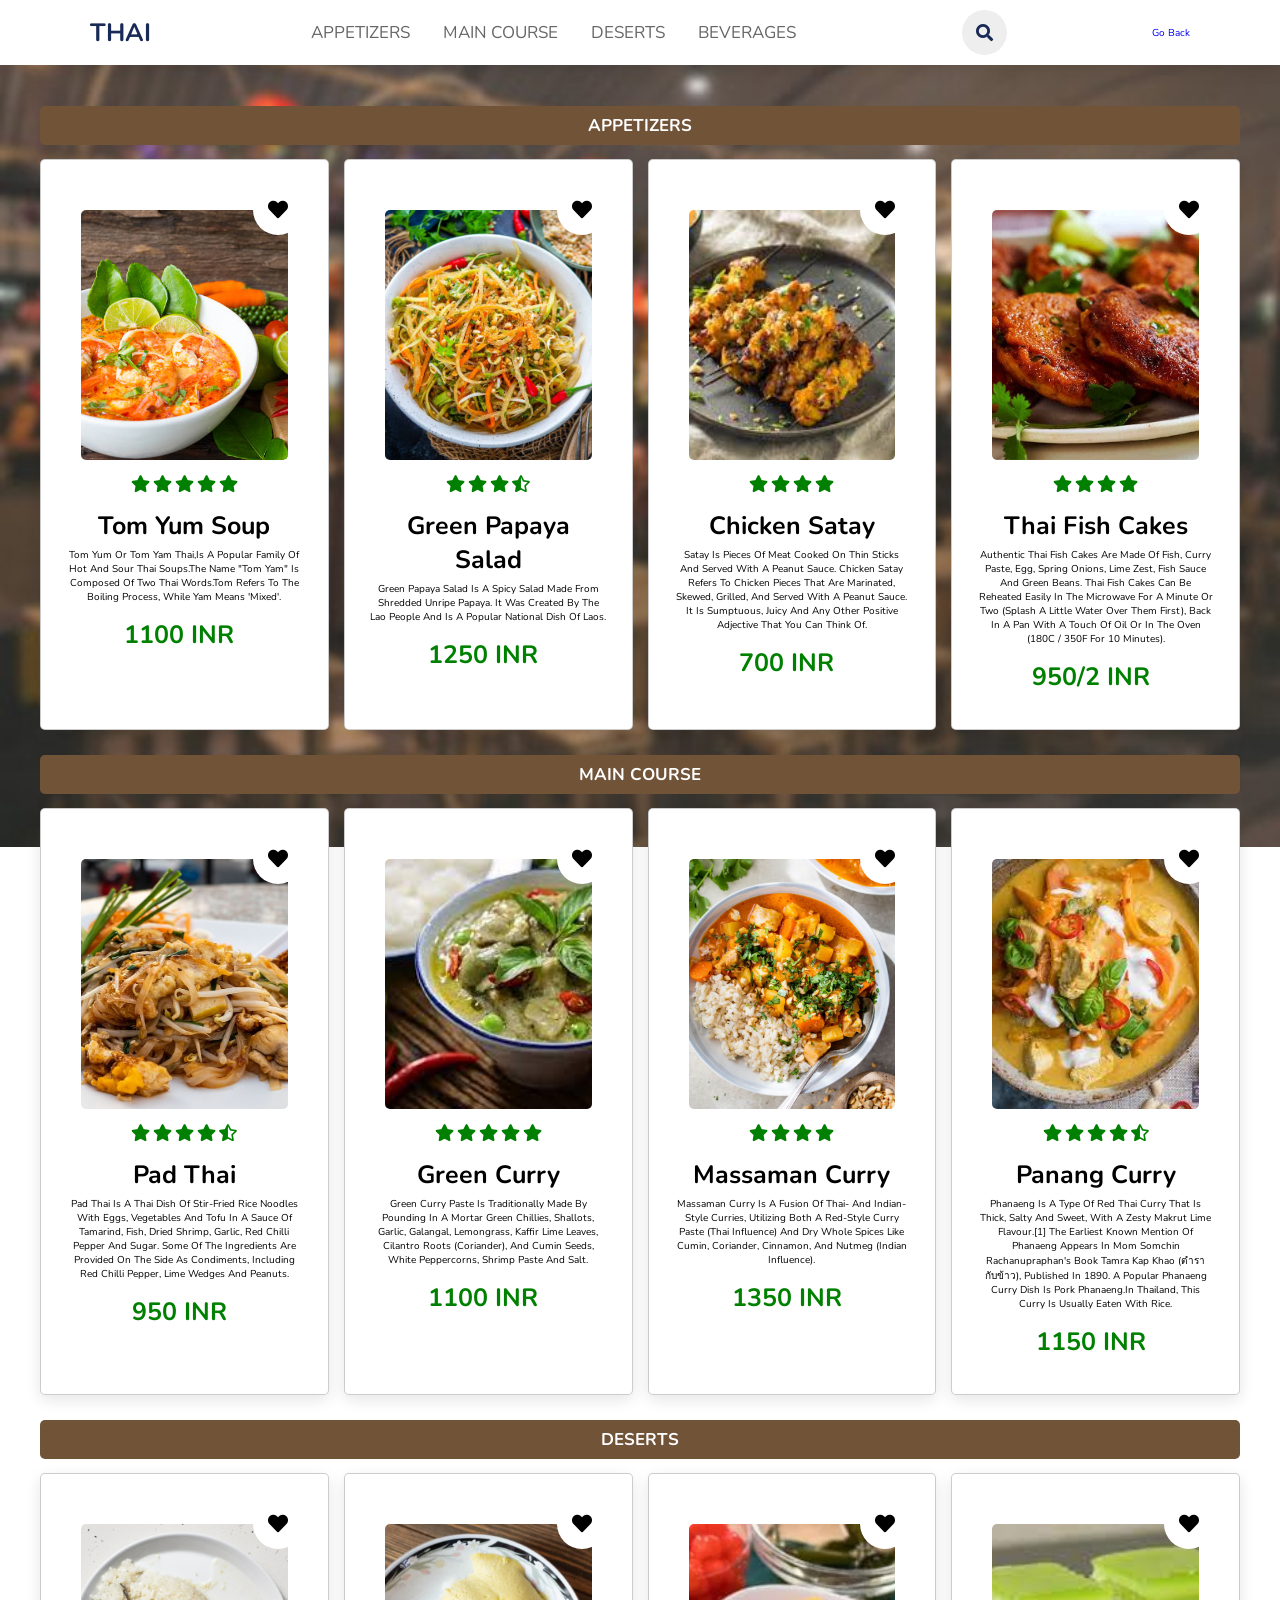
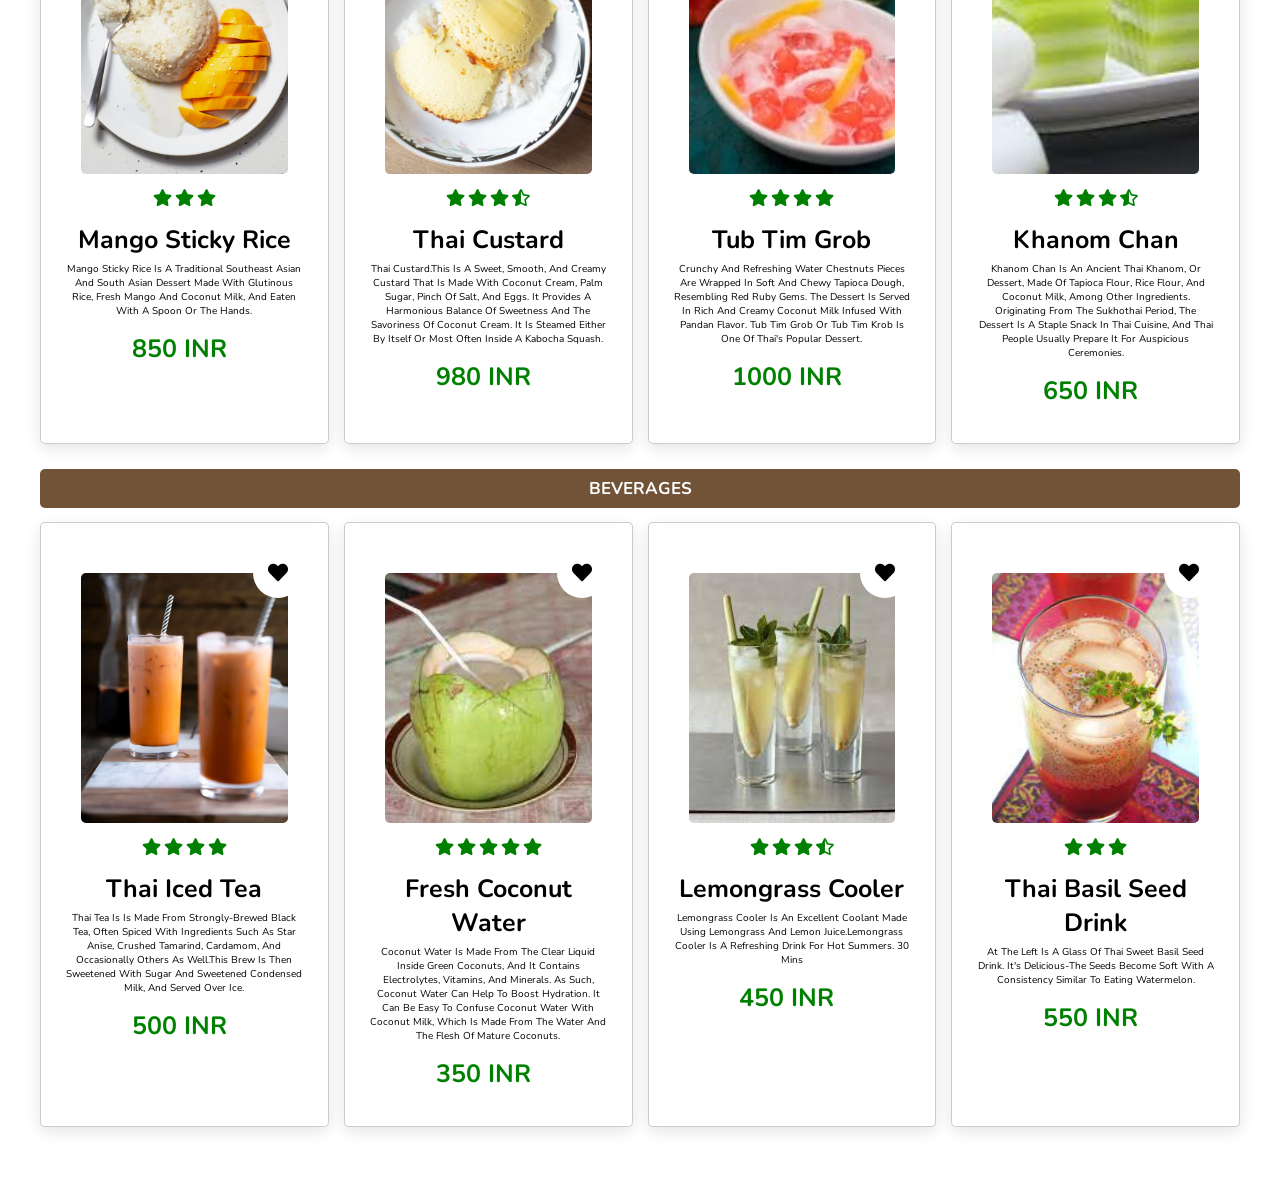
<file: thai.html>
<!DOCTYPE html>
<html lang="en">
<head>

    <title>Restaurant</title>

    <link rel="stylesheet" href="https://cdnjs.cloudflare.com/ajax/libs/font-awesome/5.15.3/css/all.min.css">

    <link rel="stylesheet" href="style.css">

    <style>
        body{
            background: url(cuisine.jpg);
            background-attachment: fixed;
            background-repeat: no-repeat;
            background-size: 100%;
        }  
        .b{
        margin-top: 1rem;
        display: block;
        font-size: 1.7rem;
        color: #fff;
        background: rgb(113, 83, 56);
        border-radius: .5rem;
        padding: .8rem 3rem;
        }

    </style>
</head>
<body>


    <header>

        <a class="logo"><i class="fas-fa-utensils"></i>THAI</a>

        <nav class="navbar">
            <a href="#APPETIZERS">APPETIZERS</a>
            <a href="#MAIN COURSE">MAIN COURSE</a>
            <a href="#DESERTS">DESERTS</a>
            <a href="#BEVERAGES">BEVERAGES</a>
            
        </nav>
        <div class="icons">
            <i class="fas fa-bars" id="menu-bars"></i>
            <i class="fas fa-search" id="search-icon"></i>
        </div>

        <a href="menu.html"><i class="fas-fa-utensils"></i>go back</a>

    </header> 

    <form action="" id="search-form">
        <input type="search" placeholder="search here....."  name="" id="search-box">
        <label for="search-box" class="fas fa-search"></label>
        <i class="fas fa-times" id="close"></i>
    </form>




 <section class="dishes">


    <section class="menu">
        <br><br><br><br>

        <center>
            <h1 class="b" id="APPETIZERS">APPETIZERS</h1>
        </center>
        <br>
        

        
        <div class="box-container">
            
            <div class="box">
                <div class="image">
                    <img src="tc1.jpg" alt="">
                    <a href="#" class="fas fa-heart"></a>
                </div>
                <div class="content">
                    <div class="stars">
                        <i class="fas fa-star"></i>
                        <i class="fas fa-star"></i>
                        <i class="fas fa-star"></i>
                        <i class="fas fa-star"></i>
                        <i class="fas fa-star"></i>
                    </div>
                    <h3>Tom Yum Soup</h3>
                    <p>Tom yum or tom yam Thai,is a popular family of hot and sour Thai soups.The name "tom yam" is composed of two Thai words.Tom refers to the boiling process, while yam means 'mixed'.</p>
                        <br>
                        <span class="price">1100 INR</span>
                </div>
            </div>

            
            <div class="box">
                <div class="image">
                    <img src="tc2.jpg" alt="">
                    <a href="#" class="fas fa-heart"></a>
                </div>
                <div class="content">
                    <div class="stars">
                        <i class="fas fa-star"></i>
                        <i class="fas fa-star"></i>
                        <i class="fas fa-star"></i>
                        <i class="fas fa-star-half-alt"></i>
                    </div>
                    <h3>Green Papaya Salad</h3>
                    <p>Green papaya salad is a spicy salad made from shredded unripe papaya. It was created by the Lao people and is a popular national dish of Laos.</p>
                        <br>
                        <span class="price">1250 INR</span>
                </div>
            </div>

            
            <div class="box">
                <div class="image">
                    <img src="tc3.jpeg" alt="">
                    <a href="#" class="fas fa-heart"></a>
                </div>
                <div class="content">
                    <div class="stars">
                        <i class="fas fa-star"></i>
                        <i class="fas fa-star"></i>
                        <i class="fas fa-star"></i>
                        <i class="fas fa-star"></i>
                    </div>
                    <h3>Chicken Satay</h3>
                    <p>Satay is pieces of meat cooked on thin sticks and served with a peanut sauce.
                        Chicken satay refers to chicken pieces that are marinated, skewed, grilled, and served with a peanut sauce. It is sumptuous, juicy and any other positive adjective that you can think of.
                    </p>
                        <br>
                        <span class="price">700 INR</span>
                </div>
            </div>

            <div class="box">
                <div class="image">
                    <img src="tc4.jpg" alt="">
                    <a href="#" class="fas fa-heart"></a>
                </div>
                <div class="content">
                    <div class="stars">
                        <i class="fas fa-star"></i>
                        <i class="fas fa-star"></i>
                        <i class="fas fa-star"></i>
                        <i class="fas fa-star"></i>
                    </div>
                    <h3>Thai fish cakes</h3>
                    <p>Authentic Thai fish cakes are made of fish, curry paste, egg, spring onions, lime zest, fish sauce and green beans. Thai fish cakes can be reheated easily in the microwave for a minute or two (splash a little water over them first), back in a pan with a touch of oil or in the oven (180C / 350F for 10 minutes).</p>
                        <br>
                        <span class="price">950/2 INR</span>
                </div>
            </div>            
        </div>




        <center>
        <h1 class="b" id="MAIN COURSE">MAIN COURSE</h1>
        </center>    
        <br>
        <div class="box-container">
            
            <div class="box">
                <div class="image">
                    <img src="tc5.jpg" alt="">
                    <a href="#" class="fas fa-heart"></a>
                </div>
                <div class="content">
                    <div class="stars">
                        <i class="fas fa-star"></i>
                        <i class="fas fa-star"></i>
                        <i class="fas fa-star"></i>
                        <i class="fas fa-star"></i>
                        <i class="fas fa-star-half-alt"></i>
                    </div>
                    <h3>Pad Thai</h3>
                    <p>Pad Thai is a Thai dish of stir-fried rice noodles with eggs, vegetables and tofu in a sauce of tamarind, fish, dried shrimp, garlic, red chilli pepper and sugar. Some of the ingredients are provided on the side as condiments, including red chilli pepper, lime wedges and peanuts.</p>
                        <br>
                        <span class="price">950 INR</span>
                </div>
            </div>

            
            <div class="box">
                <div class="image">
                    <img src="tc6.jpeg" alt="">
                    <a href="#" class="fas fa-heart"></a>
                </div>
                <div class="content">
                    <div class="stars">
                        <i class="fas fa-star"></i>
                        <i class="fas fa-star"></i>
                        <i class="fas fa-star"></i>
                        <i class="fas fa-star"></i>
                        <i class="fas fa-star"></i>
                    </div>
                    <h3>Green Curry</h3>
                    <p>Green curry paste is traditionally made by pounding in a mortar green chillies, shallots, garlic, galangal, lemongrass, kaffir lime leaves, cilantro roots (coriander), and cumin seeds, white peppercorns, shrimp paste and salt.</p>
                        <br>
                        <span class="price">1100 INR</span>
                </div>
            </div>

            
            <div class="box">
                <div class="image">
                    <img src="tc7.jpg" alt="">
                    <a href="#" class="fas fa-heart"></a>
                </div>
                <div class="content">
                    <div class="stars">
                        <i class="fas fa-star"></i>
                        <i class="fas fa-star"></i>
                        <i class="fas fa-star"></i>
                        <i class="fas fa-star"></i>
                    </div>
                    <h3>Massaman Curry</h3>
                    <p>Massaman curry is a fusion of Thai- and Indian-style curries, utilizing both a red-style curry paste (Thai influence) and dry whole spices like cumin, coriander, cinnamon, and nutmeg (Indian influence).</p>
                        <br>
                        <span class="price">1350 INR</span>
                </div>
            </div>

            <div class="box">
                <div class="image">
                    <img src="tc8.jpeg" alt="">
                    <a href="#" class="fas fa-heart"></a>
                </div>
                <div class="content">
                    <div class="stars">
                        <i class="fas fa-star"></i>
                        <i class="fas fa-star"></i>
                        <i class="fas fa-star"></i>
                        <i class="fas fa-star"></i>
                        <i class="fas fa-star-half-alt"></i>
                    </div>
                    <h3>Panang Curry</h3>
                    <p>Phanaeng is a type of red Thai curry that is thick, salty and sweet, with a zesty makrut lime flavour.[1] The earliest known mention of phanaeng appears in Mom Somchin Rachanupraphan's book Tamra Kap Khao (ตำรากับข้าว), published in 1890.

                        A popular phanaeng curry dish is pork phanaeng.In Thailand, this curry is usually eaten with rice.</p>
                        <br>
                        <span class="price">1150 INR</span>
                </div>
            </div>            
        </div>



            <center>
                <h1 class="b" id="DESERTS">DESERTS</h1>
                </center>
                <br>
            
                <div class="box-container">
                    
                    <div class="box">
                        <div class="image">
                            <img src="tc9.webp" alt="">
                            <a href="#" class="fas fa-heart"></a>
                        </div>
                        <div class="content">
                            <div class="stars">
                                <i class="fas fa-star"></i>
                                <i class="fas fa-star"></i>
                                <i class="fas fa-star"></i>
                            </div>
                            <h3>Mango Sticky Rice</h3>
                            <p>Mango sticky rice is a traditional Southeast Asian and South Asian dessert made with glutinous rice, fresh mango and coconut milk, and eaten with a spoon or the hands.</p>
                                <br>
                                <span class="price">850 INR</span>
                        </div>
                    </div>
        
                    
                    <div class="box">
                        <div class="image">
                            <img src="tc10.jpg" alt="">
                            <a href="#" class="fas fa-heart"></a>
                        </div>
                        <div class="content">
                            <div class="stars">
                                <i class="fas fa-star"></i>
                                <i class="fas fa-star"></i>
                                <i class="fas fa-star"></i>
                                <i class="fas fa-star-half-alt"></i>
                            </div>
                            <h3>Thai Custard</h3>
                            <p>Thai Custard.This is a sweet, smooth, and creamy custard that is made with coconut cream, palm sugar, pinch of salt, and eggs. It provides a harmonious balance of sweetness and the savoriness of coconut cream. It is steamed either by itself or most often inside a kabocha squash.</p>
                                <br>
                                <span class="price">980 INR</span>
                        </div>
                    </div>
        
                    
                    <div class="box">
                        <div class="image">
                            <img src="tc12.webp" alt="">
                            <a href="#" class="fas fa-heart"></a>
                        </div>
                        <div class="content">
                            <div class="stars">
                                <i class="fas fa-star"></i>
                                <i class="fas fa-star"></i>
                                <i class="fas fa-star"></i>
                                <i class="fas fa-star"></i>
                            </div>
                            <h3>Tub Tim Grob</h3>
                            <p>Crunchy and refreshing water chestnuts pieces are wrapped in soft and chewy tapioca dough, resembling red ruby gems. The dessert is served in rich and creamy coconut milk infused with pandan flavor. Tub tim grob or tub tim krob is one of Thai's popular dessert.</p>
                                <br>
                                <span class="price">1000 INR</span>
                        </div>
                    </div>
        
                    <div class="box">
                        <div class="image">
                            <img src="tc12.jpeg" alt="">
                            <a href="#" class="fas fa-heart"></a>
                        </div>
                        <div class="content">
                            <div class="stars">
                                <i class="fas fa-star"></i>
                                <i class="fas fa-star"></i>
                                <i class="fas fa-star"></i>
                                <i class="fas fa-star-half-alt"></i>
                            </div>
                            <h3>Khanom Chan</h3>
                            <p>Khanom chan is an ancient Thai khanom, or dessert, made of tapioca flour, rice flour, and coconut milk, among other ingredients. Originating from the Sukhothai Period, the dessert is a staple snack in Thai cuisine, and Thai people usually prepare it for auspicious ceremonies.</p>
                                <br>
                                <span class="price">650 INR</span>
                        </div>
                    </div>            
                </div>




                <center>
                    <h1 class="b" id="BEVERAGES">BEVERAGES</h1>
                    </center>
                    <br>
                
                    <div class="box-container">
                        
                        <div class="box">
                            <div class="image">
                                <img src="tc13.webp" alt="">
                                <a href="#" class="fas fa-heart"></a>
                            </div>
                            <div class="content">
                                <div class="stars">
                                    <i class="fas fa-star"></i>
                                    <i class="fas fa-star"></i>
                                    <i class="fas fa-star"></i>
                                    <i class="fas fa-star"></i>
                                </div>
                                <h3>Thai Iced Tea</h3>
                                <p>Thai Tea is is made from strongly-brewed black tea, often spiced with ingredients such as star anise, crushed tamarind, cardamom, and occasionally others as well.This brew is then sweetened with sugar and sweetened condensed milk, and served over ice.
                                </p>
                                    <br>
                                    <span class="price">500 INR</span>
                            </div>
                        </div>
            
                        
                        <div class="box">
                            <div class="image">
                                <img src="tc14.jpeg" alt="">
                                <a href="#" class="fas fa-heart"></a>
                            </div>
                            <div class="content">
                                <div class="stars">
                                    <i class="fas fa-star"></i>
                                    <i class="fas fa-star"></i>
                                    <i class="fas fa-star"></i>
                                    <i class="fas fa-star"></i>
                                    <i class="fas fa-star"></i>
                                </div>
                                <h3>Fresh Coconut Water</h3>
                                <p>Coconut water is made from the clear liquid inside green coconuts, and it contains electrolytes, vitamins, and minerals. As such, coconut water can help to boost hydration. It can be easy to confuse coconut water with coconut milk, which is made from the water and the flesh of mature coconuts.</p>
                                    <br>
                                    <span class="price">350 INR</span>
                            </div>
                        </div>
            
                        
                        <div class="box">
                            <div class="image">
                                <img src="tc15.jpeg" alt="">
                                <a href="#" class="fas fa-heart"></a>
                            </div>
                            <div class="content">
                                <div class="stars">
                                    <i class="fas fa-star"></i>
                                    <i class="fas fa-star"></i>
                                    <i class="fas fa-star"></i>
                                    <i class="fas fa-star-half-alt"></i>
                                </div>
                                <h3>Lemongrass Cooler</h3>
                                <p> Lemongrass Cooler is an excellent coolant made using lemongrass and lemon juice.Lemongrass Cooler is a refreshing drink for hot summers.
                                    30 mins</p>
                                    <br>
                                    <span class="price">450 INR</span>
                            </div>
                        </div>
            
                        <div class="box">
                            <div class="image">
                                <img src="tc16.jpeg" alt="">
                                <a href="#" class="fas fa-heart"></a>
                            </div>
                            <div class="content">
                                <div class="stars">
                                    <i class="fas fa-star"></i>
                                    <i class="fas fa-star"></i>
                                    <i class="fas fa-star"></i>
                                </div>
                                <h3>Thai Basil Seed Drink</h3>
                                <p>At the left is a glass of Thai sweet basil seed drink. It's delicious-the seeds become soft with a consistency similar to eating watermelon.</p>
                                    <br>
                                    <span class="price">550 INR</span>
                            </div>
                        </div>            
                    </div>
    </section>


    <script src="https://unpkg.com/swiper/swiper-bundle.min.js"></script> 

    <script src="script.js"></script>
</body>
</html>
</file>
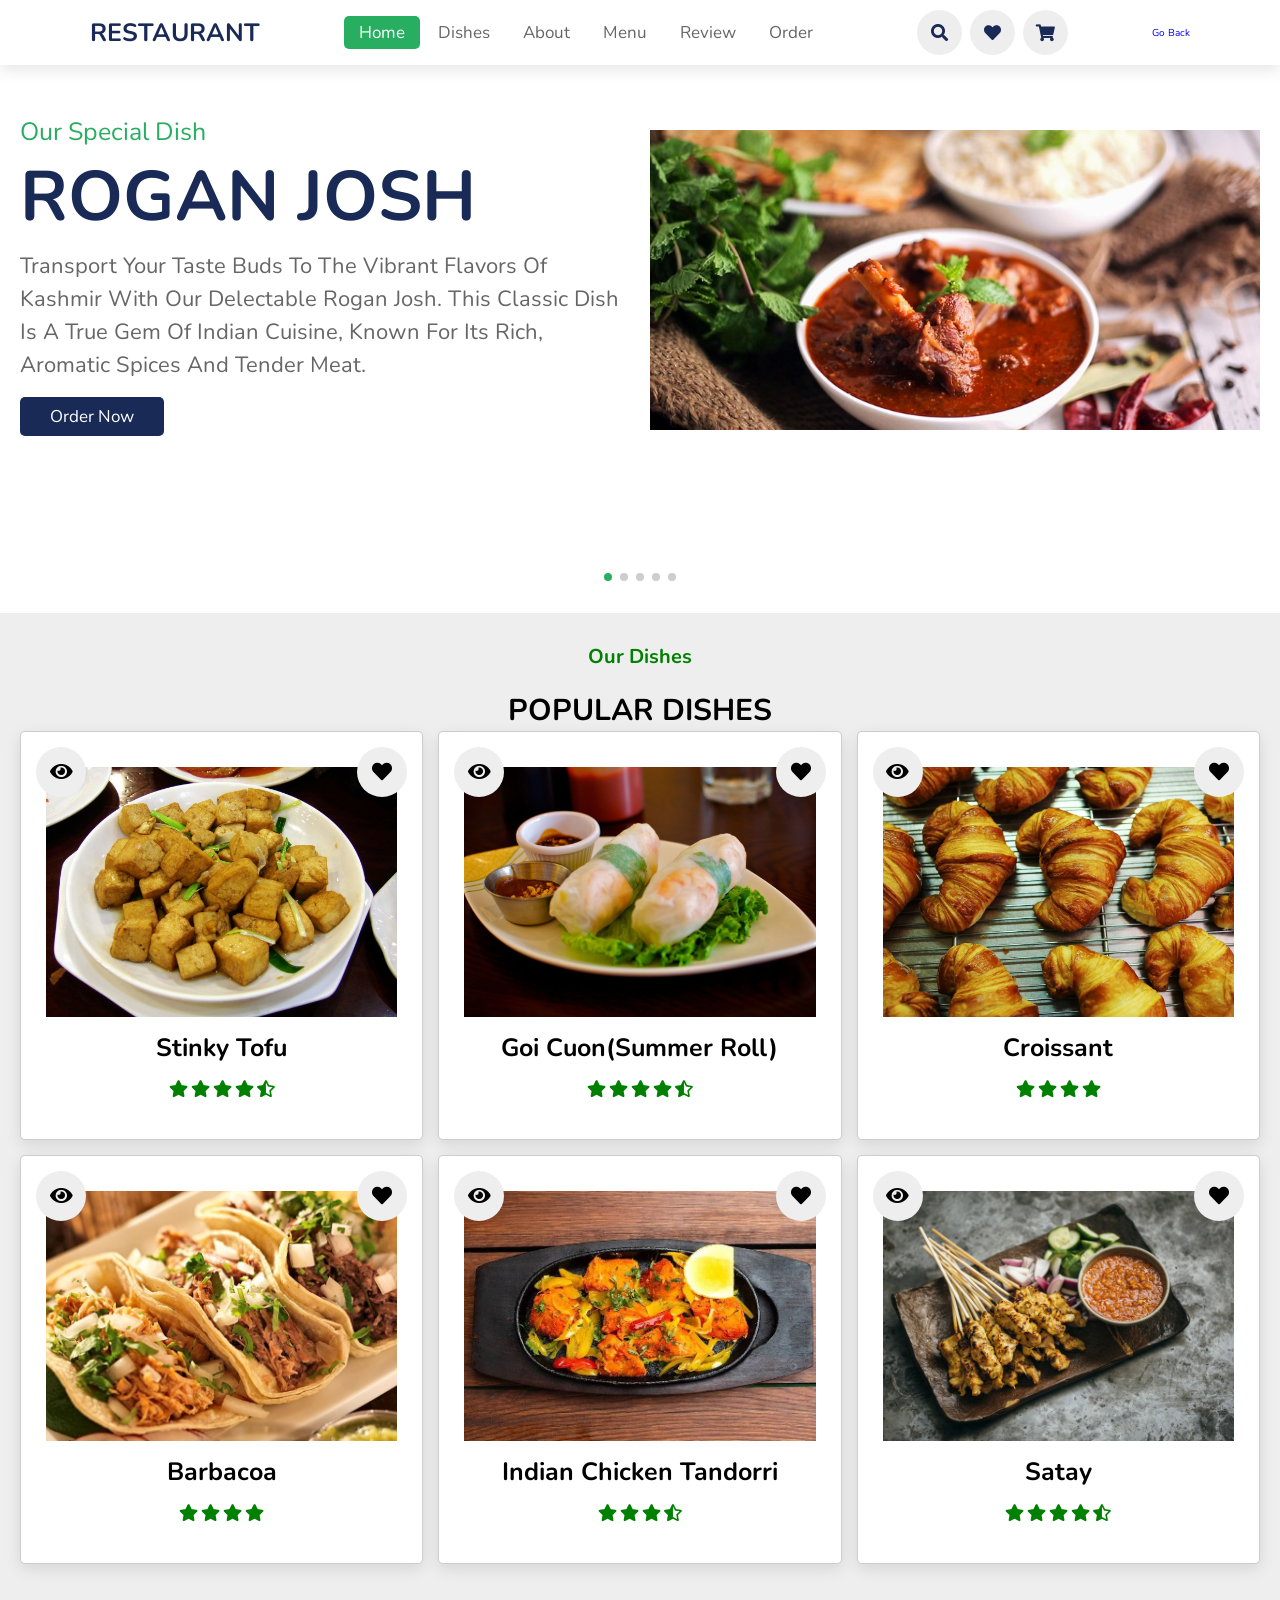
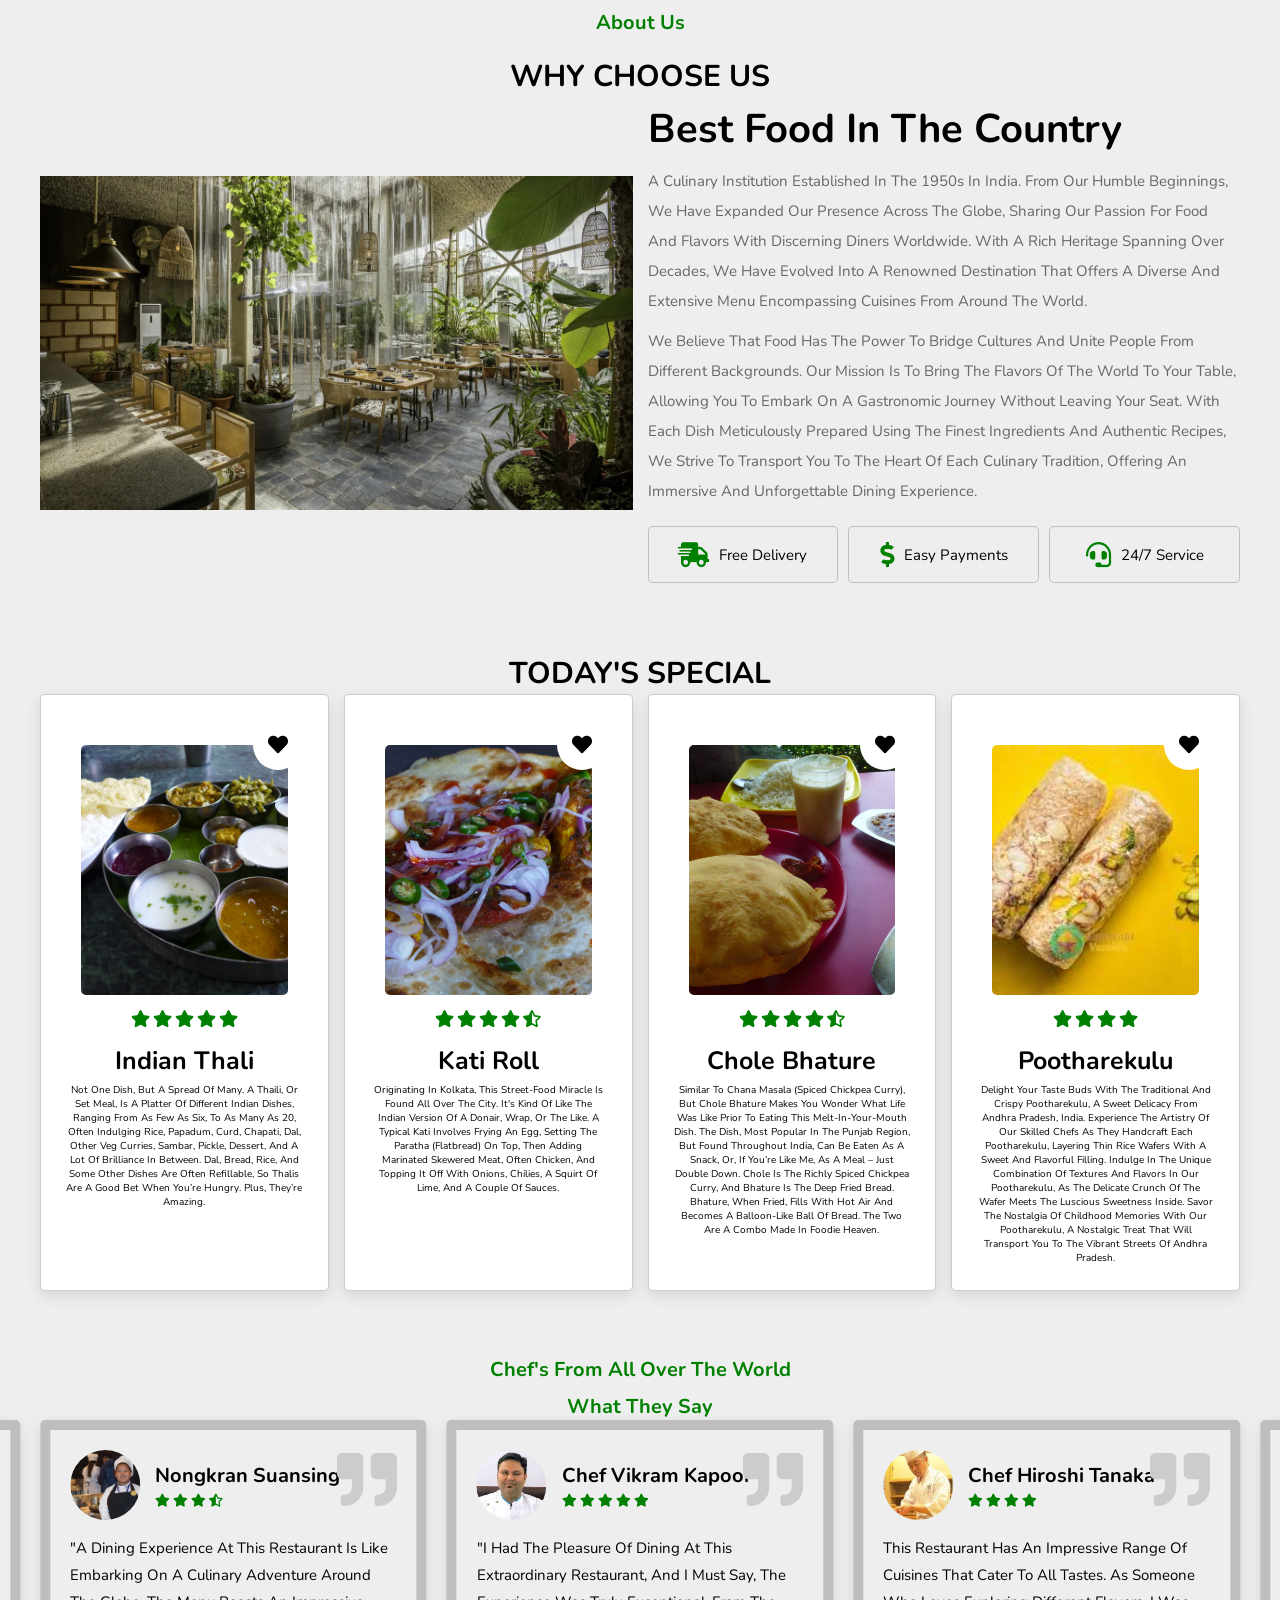
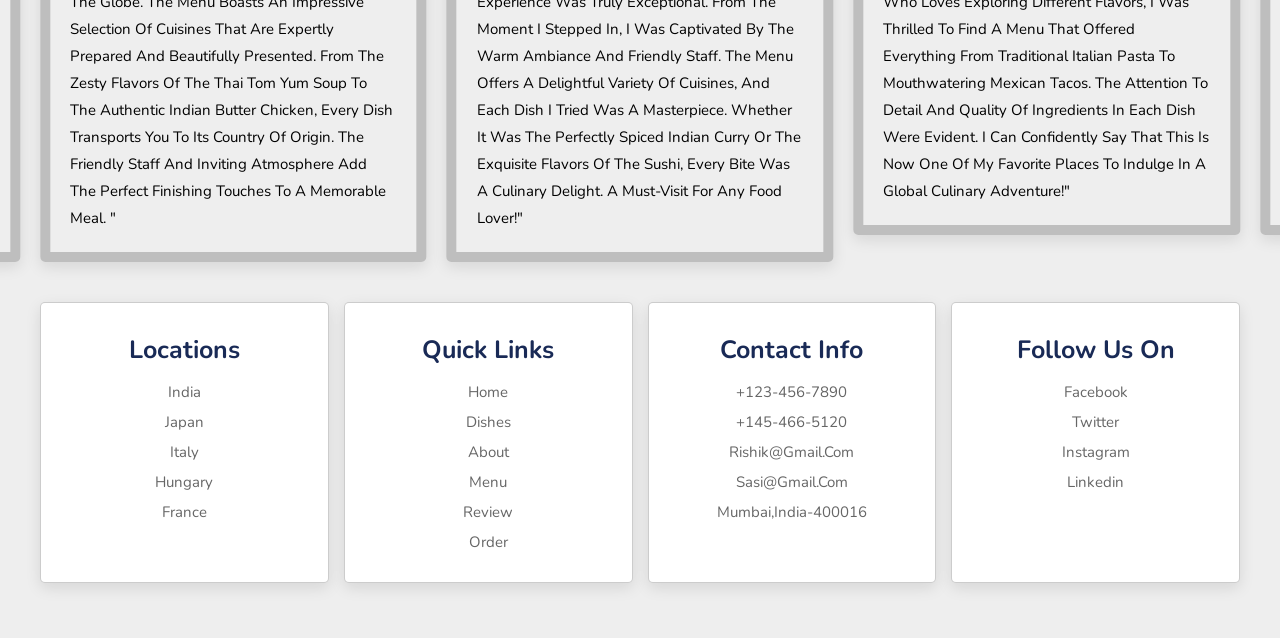
<file: uiproject.html>
<!DOCTYPE html>
<html lang="en">
<head>

    <title>Restaurant</title>

    <link
  rel="stylesheet"
 href="https://cdn.jsdelivr.net/npm/swiper@10/swiper-bundle.min.css"
/>

    <link rel="stylesheet" href="https://cdnjs.cloudflare.com/ajax/libs/font-awesome/5.15.3/css/all.min.css">


    <link rel="stylesheet" href="style.css">

    <script src="https://cdn.jsdelivr.net/npm/swiper@10/swiper-bundle.min.js"></script>
    
</head>
<body>

    <!--header section starts -->
    <header>

        <a href="#" class="logo"><i class="fas-fa-utensils"></i>RESTAURANT</a>

        <nav class="navbar">
            <a class="active" href="#home">home</a>
            <a href="#dishes">dishes</a>
            <a href="#about">about</a>
            <a href="menu.html" target="_blank">menu</a>
            <a href="#review">review</a>
            <a href="order.html">order</a>
            
        </nav>
        <div class="icons">
            <i class="fas fa-bars" id="menu-bars"></i>
            <i class="fas fa-search" id="search-icon"></i>
            <a href="#" class="fas fa-heart"></a>
            <a href="#" class="fas fa-shopping-cart"></a>
        </div>

        <a href="index.html"><i class="fas-fa-utensils"></i>go back</a>

    </header> 

    <form action="" id="search-form">
        <input type="search" placeholder="search here....."  name="" id="search-box">
        <label for="search-box" class="fas fa-search"></label>
        <i class="fas fa-times" id="close"></i>
    </form>


    <!--header section ends -->

    <!--home section starts -->

    <section class="home" id="home">
        <div class="swiper home-slider">

            <div class="swiper-wrapper wrapper">

                <div class="swiper-slide slide">

                    <div class="content">
                        <span>our special dish</span>
                        <h3>ROGAN JOSH</h3>
                        <p>
                            Transport your taste buds to the vibrant flavors of Kashmir with our delectable Rogan Josh. 
                            This classic dish is a true gem of Indian cuisine, known for its rich, aromatic spices and tender meat.
                        </p>
                        <a href="order.html" class="btn">order now</a>
                    </div>

                    <div class="image">
                        <img src="home1.jpeg" alt="">
                    </div>
                    
                </div>


                <div class="swiper-slide slide">

                    <div class="content">
                        <span>our special dish</span>
                        <h3>MOMOS</h3>
                        <p>
                            Embark on a culinary adventure to the picturesque land of Sikkim with our mouthwatering Momo, a beloved delicacy from the region. 
                            These delectable dumplings are a popular street food and a symbol of Sikkimese cuisine.
                        </p>
                        <a href="order.html" class="btn">order now</a>
                    </div>

                    <div class="image">
                        <img src="home2.jpg" alt="">
                    </div>
                    
                </div>


                <div class="swiper-slide slide">

                    <div class="content">
                        <span>our special dish</span>
                        <h3>KOSHA MANGSHO</h3>
                        <p>
                            Embark on a gastronomic journey to the culturally rich land of West Bengal with our signature dish, Kosha Mangsho. 
                            This iconic Bengali delicacy is a slow-cooked mutton curry that embodies the essence of Bengali cuisine.
                        </p>
                        <a href="order.html" class="btn">order now</a>
                    </div>

                    <div class="image">
                        <img src="home3.jpg" alt="">
                    </div>
                    
                </div>


                <div class="swiper-slide slide">

                    <div class="content">
                        <span>our special dish</span>
                        <h3>DHOKLA</h3>
                        <p>
                            Experience the irresistible flavors of Gujarat with our delectable Dhokla. 
                            This traditional Indian snack is a steamed savory cake made from fermented batter, 
                            resulting in a light and fluffy texture that will tantalize your taste buds.
                        </p>
                        <a href="order.html" class="btn">order now</a>
                    </div>

                    <div class="image">
                        <img src="home4.jpg" alt="">
                    </div>
                    
                </div>

                <div class="swiper-slide slide">

                    <div class="content">
                        <span>our special dish</span>
                        <h3> CHICKEN BIRIYANI</h3>
                        <p>
                            Experience the rich and aromatic flavors of our signature Hyderabadi Chicken Biryani. 
                            Prepared with tender pieces of chicken marinated in a blend of traditional spices, layered with fragrant basmati rice, and slow-cooked to perfection.
                            This iconic dish from Hyderabad, India, is a true culinary delight.
                        </p>
                        <a href="order.html" class="btn">order now</a>
                    </div>

                    <div class="image">
                        <img src="home5.jpg">
                    </div>

                </div>

                
            </div>

            <div class="swiper-pagination"></div>

        </div>

    </section>

    <!--home section ends -->


    
    <!-- dishes section starts here -->

 <section class="dishes" id="dishes">

    <h3 class="sub-heading"> our dishes </h3>
    <h1 class="heading"> popular dishes </h1>

    <div class="box-container">
        <div class="box">
            <a href="#" class="fas fa-heart"></a>
            <a href="#" class="fas fa-eye"></a>
            <img src="pop1.jpg" alt="">
            <h3>Stinky Tofu</h3>
            <div class="stars">
                <i class="fas fa-star"></i>
                <i class="fas fa-star"></i>
                <i class="fas fa-star"></i>
                <i class="fas fa-star"></i>
                <i class="fas fa-star-half-alt"></i>
            </div>
        </div>
    
        <div class="box">
            <a href="#" class="fas fa-heart"></a>
            <a href="#" class="fas fa-eye"></a>
            <img src="pop2.jpg" alt="">
            <h3>Goi cuon(summer roll)</h3>
            <div class="stars">
                <i class="fas fa-star"></i>
                <i class="fas fa-star"></i>
                <i class="fas fa-star"></i>
                <i class="fas fa-star"></i>
                <i class="fas fa-star-half-alt"></i>
            </div>
        </div>
    
        <div class="box">
            <a href="#" class="fas fa-heart"></a>
            <a href="#" class="fas fa-eye"></a>
            <img src="pop3.jpg" alt="">
            <h3>Croissant</h3>
            <div class="stars">
                <i class="fas fa-star"></i>
                <i class="fas fa-star"></i>
                <i class="fas fa-star"></i>
                <i class="fas fa-star"></i>
            </div>
        </div>
    </div>
    
    <div class="box-container">
        <div class="box">
            <a href="#" class="fas fa-heart"></a>
            <a href="#" class="fas fa-eye"></a>
            <img src="pop4.jpg" alt="">
            <h3>Barbacoa</h3>
            <div class="stars">
                <i class="fas fa-star"></i>
                <i class="fas fa-star"></i>
                <i class="fas fa-star"></i>
                <i class="fas fa-star"></i>
            </div>
        </div>
    
        <div class="box">
            <a href="#" class="fas fa-heart"></a>
            <a href="#" class="fas fa-eye"></a>
            <img src="pop5.jpg" alt="">
            <h3>Indian Chicken Tandorri</h3>
            <div class="stars">
                <i class="fas fa-star"></i>
                <i class="fas fa-star"></i>
                <i class="fas fa-star"></i>
                <i class="fas fa-star-half-alt"></i>
            </div>
        </div>
    
        <div class="box">
            <a href="#" class="fas fa-heart"></a>
            <a href="#" class="fas fa-eye"></a>
            <img src="pop6.webp" alt="">
            <h3>Satay</h3>
            <div class="stars">
                <i class="fas fa-star"></i>
                <i class="fas fa-star"></i>
                <i class="fas fa-star"></i>
                <i class="fas fa-star"></i>
                <i class="fas fa-star-half-alt"></i>
            </div>
        </div>
    </div>
    


<!-- about section starts here -->

<section class="about" id="about">
    
    <h3 class="sub-heading"> about us </h3>
    <h1 class="heading"> Why choose us </h1>
    
    <div class="row">

        <div class="image">
            <img src="about.webp" alt="">
        </div>

        <div class="content">
            <h3>best food in the country</h3>
            <p>a culinary institution established in the 1950s in India. From our humble beginnings, we have expanded our presence across the globe, sharing our passion for food and flavors with discerning diners worldwide. 
                With a rich heritage spanning over decades, we have evolved into a renowned destination that offers a diverse and extensive menu encompassing cuisines from around the world.
            </p>
            <p>We believe that food has the power to bridge cultures and unite people from different backgrounds. Our mission is to bring the flavors of the world to your table, allowing you to embark on a gastronomic journey without leaving your seat.
                 With each dish meticulously prepared using the finest ingredients and authentic recipes, we strive to transport you to the heart of each culinary tradition, offering an immersive and unforgettable dining experience.
            </p>  
            <div class="icons-container">
                <div class="icons">
                    <i class="fas fa-shipping-fast"></i>
                    <span>free delivery</span>
                </div>
                <div class="icons">
                    <i class="fas fa-dollar-sign"></i>
                    <span>easy payments</span>
                </div>
                <div class="icons">
                    <i class="fas fa-headset"></i>
                    <span>24/7 service</span>
                </div>
            </div>  
        </div>    
    </div>

</section> 

<!-- about section ends here -->

<!-- menu section starts here -->

    <section class="menu" id="menu">
  
        <h3 class="heading">Today's special</h3>

        <div class="box-container">

            <div class="box">
                <div class="image">
                    <img src="special1.jpg" alt="">
                    <a href="#" class="fas fa-heart"></a>
                </div>
                <div class="content">
                    <div class="stars">
                        <i class="fas fa-star"></i>
                        <i class="fas fa-star"></i>
                        <i class="fas fa-star"></i>
                        <i class="fas fa-star"></i>
                        <i class="fas fa-star"></i>
                    </div>
                    <h3>Indian Thali</h3>
                    <p>Not one dish, but a spread of many. A thaili, or set meal, is a platter of different Indian dishes, ranging from as few as six, to as many as 20, often indulging rice, papadum, curd, chapati, dal, other veg curries, sambar, pickle, dessert, and a lot of brilliance in between. Dal, bread, rice, and some other dishes are often refillable, 
                        so thalis are a good bet when you’re hungry. Plus, they’re amazing. </p>
                      
                </div>
            </div>

            
            <div class="box">
                <div class="image">
                    <img src="special2.jpg" alt="">
                    <a href="#" class="fas fa-heart"></a>
                </div>
                <div class="content">
                    <div class="stars">
                        <i class="fas fa-star"></i>
                        <i class="fas fa-star"></i>
                        <i class="fas fa-star"></i>
                        <i class="fas fa-star"></i>
                        <i class="fas fa-star-half-alt"></i>
                    </div>
                    <h3>Kati Roll</h3>
                    <p>Originating in Kolkata, this street-food miracle is found all over the city.
                         It's kind of like the Indian version of a donair, wrap, or the like.
                          A typical kati involves frying an egg, setting the paratha (flatbread) on top, then adding marinated skewered meat, often chicken, and topping it off with onions,
                         chilies, a squirt of lime, and a couple of sauces.</p>
                        
                </div>
            </div>

            
            <div class="box">
                <div class="image">
                    <img src="special4.jpg" alt="">
                    <a href="#" class="fas fa-heart"></a>
                </div>
                <div class="content">
                    <div class="stars">
                        <i class="fas fa-star"></i>
                        <i class="fas fa-star"></i>
                        <i class="fas fa-star"></i>
                        <i class="fas fa-star"></i>
                        <i class="fas fa-star-half-alt"></i>
                    </div>
                    <h3>Chole Bhature</h3>
                    <p>Similar to chana masala (spiced chickpea curry),
                         but chole bhature makes you wonder what life was like prior to eating this melt-in-your-mouth dish.
                          The dish, most popular in the Punjab region, but found throughout India, can be eaten as a snack, or, if you’re like me, as a meal – just double down. Chole is the richly spiced chickpea curry, and bhature is the deep fried bread. Bhature, when fried, fills with hot air and becomes a balloon-like ball of bread. 
                        The two are a combo made in foodie heaven.</p>
                       
                </div>
            </div>

            
            <div class="box">
                <div class="image">
                    <img src="special3.jpeg" alt="">
                    <a href="#" class="fas fa-heart"></a>
                </div>
                <div class="content">
                    <div class="stars">
                        <i class="fas fa-star"></i>
                        <i class="fas fa-star"></i>
                        <i class="fas fa-star"></i>
                        <i class="fas fa-star"></i>

                    </div>
                    <h3>Pootharekulu</h3>
                    <p>Delight your taste buds with the traditional and crispy Pootharekulu, a sweet delicacy from Andhra Pradesh, India.
                        Experience the artistry of our skilled chefs as they handcraft each Pootharekulu, layering thin rice wafers with a sweet and flavorful filling.
                        Indulge in the unique combination of textures and flavors in our Pootharekulu, as the delicate crunch of the wafer meets the luscious sweetness inside.
                        Savor the nostalgia of childhood memories with our Pootharekulu, a nostalgic treat that will transport you to the vibrant streets of Andhra Pradesh.</p>
                        
                </div>
            </div>
        </div>
    
    </section>

<!-- menu section ends here -->

<!-- review section starts here -->

<section class="review" id="review">
        
    <h3 class="sub-heading">Chef's from all over the world</h3>
    <h1 class="sub-heading">what they say</h1>

    <div class="swiper-container review-slider">

        <div class=" swiper-wrapper">

            <div class="swiper-slide slide">
                <i class="fas fa-quote-right"></i>
                <div class="user">
                    <img src="chef1.jpeg" alt="">
                    <div class="user-info">
                        <h3>Chef Vikram Kapoor</h3>
                        <div class="stars">
                            <i class="fas fa-star"></i>
                            <i class="fas fa-star"></i>
                            <i class="fas fa-star"></i>
                            <i class="fas fa-star"></i>
                            <i class="fas fa-star"></i>
                        </div>
                    </div>
                </div>
                <p>"I had the pleasure of dining at this extraordinary restaurant, and I must say, the experience was truly exceptional.
                     From the moment I stepped in, I was captivated by the warm ambiance and friendly staff. 
                     The menu offers a delightful variety of cuisines, and each dish I tried was a masterpiece. 
                     Whether it was the perfectly spiced Indian curry or the exquisite flavors of the sushi, every bite was a culinary delight.
                     A must-visit for any food lover!" </p>
            </div>

            <div class="swiper-slide slide">
                <i class="fas fa-quote-right"></i>
                <div class="user">
                    <img src="chef2.jpeg" alt="">
                    <div class="user-info">
                        <h3>Chef Hiroshi Tanaka</h3>
                        <div class="stars">
                            <i class="fas fa-star"></i>
                            <i class="fas fa-star"></i>
                            <i class="fas fa-star"></i>
                            <i class="fas fa-star"></i>
                        </div>
                    </div>
                </div>
                <p>This restaurant has an impressive range of cuisines that cater to all tastes. 
                    As someone who loves exploring different flavors, 
                    I was thrilled to find a menu that offered everything from traditional Italian pasta to mouthwatering Mexican tacos. 
                    The attention to detail and quality of ingredients in each dish were evident. I can confidently say that this is now one of my favorite places to indulge in a global culinary adventure!" </p>
            </div>

            <div class="swiper-slide slide">
                <i class="fas fa-quote-right"></i>
                <div class="user">
                    <img src="chef3.jpeg" alt="">
                    <div class="user-info">
                        <h3>Chef Giovanni Rossi</h3>
                        <div class="stars">
                            <i class="fas fa-star"></i>
                            <i class="fas fa-star"></i>
                            <i class="fas fa-star"></i>
                            <i class="fas fa-star"></i>
                            <i class="fas fa-star-half-alt"></i>
                        </div>
                    </div>
                </div>
                <p>"This restaurant is a true culinary paradise. 
                    The fusion of flavors and the authenticity of each cuisine transported me to different parts of the world.
                     The Indian dishes were bursting with aromatic spices, the Thai cuisine had a perfect balance of sweet, sour, and spicy, and the French pastries were simply divine. The attentive staff and cozy atmosphere made the dining experience even more memorable.
                     A true haven for food enthusiasts!" </p>
            </div>
            

            <div class="swiper-slide slide">
                <i class="fas fa-quote-right"></i>
                <div class="user">
                    <img src="chef4.jpeg" alt="">
                    <div class="user-info">
                        <h3>Chef Marie Dupont</h3>
                        <div class="stars">
                            <i class="fas fa-star"></i>
                            <i class="fas fa-star"></i>
                            <i class="fas fa-star"></i>
                            <i class="fas fa-star-half-alt"></i>
                        </div>
                    </div>
                </div>
                <p>"I was blown away by the creativity and presentation of the dishes at this restaurant. 
                    The menu showcases a harmonious blend of flavors and textures that will tantalize your taste buds. From the tender and juicy steak to the flavorful Mediterranean mezze platter, every dish was a work of art. 
                    The chefs here truly know how to elevate each cuisine to new heights. A culinary experience like no other!"</p>
            </div>

            <div class="swiper-slide slide">
                <i class="fas fa-quote-right"></i>
                <div class="user">
                    <img src="chef5.jpeg" alt="">
                    <div class="user-info">
                        <h3>Chef Somchai Phanom</h3>
                        <div class="stars">
                            <i class="fas fa-star"></i>
                            <i class="fas fa-star"></i>
                            <i class="fas fa-star"></i>
                            <i class="fas fa-star"></i>
                        </div>
                    </div>
                </div>
                <p>"If you're looking for a restaurant that offers a global culinary journey, look no further. 
                    This place has it all! The Chinese dumplings were delicate and bursting with flavor, the Spanish paella was rich and aromatic, and the American BBQ ribs were finger-licking good. 
                    The diverse menu combined with the impeccable service made for an unforgettable dining experience. Highly recommended!"</p>
            </div>

            <div class="swiper-slide slide">
                <i class="fas fa-quote-right"></i>
                <div class="user">
                    <img src="chef6.jpeg" alt="">
                    <div class="user-info">
                        <h3> Chef Mika Yamamoto

                        </h3>
                        <div class="stars">
                            <i class="fas fa-star"></i>
                            <i class="fas fa-star"></i>
                            <i class="fas fa-star"></i>
                            <i class="fas fa-star-half-alt"></i>
                        </div>
                    </div>
                </div>
                <p>"As a vegetarian, I often struggle to find restaurants that cater to my dietary preferences. 
                    However, this restaurant exceeded my expectations. Their menu featured an impressive selection of vegetarian options from various cuisines, each one more delicious than the last. From the creamy Indian paneer tikka masala to the vibrant Mexican veggie fajitas, I was in vegetarian heaven. 
                    
                    A paradise for herbivores and omnivores alike!"</p>
            </div>

            <div class="swiper-slide slide">
                <i class="fas fa-quote-right"></i>
                <div class="user">
                    <img src="chef7.jpeg" alt="">
                    <div class="user-info">
                        <h3>Chef Antonio Rossi</h3>
                        <div class="stars">
                            <i class="fas fa-star"></i>
                            <i class="fas fa-star"></i>
                            <i class="fas fa-star"></i>
                            <i class="fas fa-star"></i>
                            <i class="fas fa-star"></i>
                        </div>
                    </div>
                </div>
                <p>The moment I entered this restaurant, I was greeted by the mouthwatering aroma of freshly baked bread and spices. 
                    The menu showcased an exciting fusion of flavors, and I couldn't resist trying dishes from different cuisines. The Japanese sushi was a work of art, the Indian biryani was fragrant and flavorful, and the Italian tiramisu was the perfect end to my culinary adventure.
                     Each dish was executed with precision and passion. A gastronomic delight!" </p>
            </div>


            <div class="swiper-slide slide">
                <i class="fas fa-quote-right"></i>
                <div class="user">
                    <img src="chef8.jpeg" alt="">
                    <div class="user-info">
                        <h3>Chef Pranav Patel </h3>
                        <div class="stars">
                            <i class="fas fa-star"></i>
                            <i class="fas fa-star"></i>
                            <i class="fas fa-star"></i>
                            <i class="fas fa-star-half-alt"></i>
                        </div>
                    </div>
                </div>
                <p>"This restaurant truly embraces the spirit of culinary exploration.
                     Their menu offers an impressive selection of dishes that celebrate the diversity of cuisines from around the world. The Mexican guacamole was creamy and addictive, the Thai green curry had the perfect balance of heat and fragrance, and the Moroccan couscous was a delightful burst of flavors. 
                    The attention to detail and commitment to authenticity make this place a standout among its peers."</p>
            </div>

            <div class="swiper-slide slide">
                <i class="fas fa-quote-right"></i>
                <div class="user">
                    <img src="chef9.jpeg" alt="">
                    <div class="user-info">
                        <h3>Pierre Dupont</h3>
                        <div class="stars">
                            <i class="fas fa-star"></i>
                            <i class="fas fa-star"></i>
                            <i class="fas fa-star"></i>
                            <i class="fas fa-star"></i>
                            <i class="fas fa-star"></i>
                        </div>
                    </div>
                </div>
                <p>"I cannot praise this restaurant enough for their commitment to quality and innovation. 
                    The menu is a treasure trove of culinary delights, each dish crafted with precision and passion. The Greek moussaka was layers of pure indulgence, the Japanese ramen was comforting and flavorful, and the French crème brûlée was a heavenly treat.
                     The chefs' expertise and attention to detail shine through in every bite. A true food lover's paradise!"</p>
            </div>

            <div class="swiper-slide slide">
                <i class="fas fa-quote-right"></i>
                <div class="user">
                    <img src="chef10.jpg" alt="">
                    <div class="user-info">
                        <h3>Nongkran Suansing</h3>
                        <div class="stars">
                            <i class="fas fa-star"></i>
                            <i class="fas fa-star"></i>
                            <i class="fas fa-star"></i>
                            <i class="fas fa-star-half-alt"></i>
                        </div>
                    </div>
                </div>
                <p>"A dining experience at this restaurant is like embarking on a culinary adventure around the globe. 
                    The menu boasts an impressive selection of cuisines that are expertly prepared and beautifully presented. From the zesty flavors of the Thai tom yum soup to the authentic Indian butter chicken, every dish transports you to its country of origin. The friendly staff and inviting atmosphere add the perfect finishing touches to a memorable meal.
                     "</p>
            </div>
        </div>
    </div>
</section>



<!-- review section ends here -->


<!-- footer section starts here -->

<section class="footer">
    
    <div class="box-container">

        <div class="box">
           <h3>locations </h3>
           <a href="https://goo.gl/maps/kGvMt1psiwr8HGb67" target="_blank">India</a>
           <a href="https://goo.gl/maps/TEmpjzYUmvcLzhqp8" target="_blank">Japan</a>
           <a href="https://goo.gl/maps/H5sGVshbuZ2TdF9Q6" target="_blank">Italy</a>
           <a href="https://goo.gl/maps/qhziMcCkrDKMKGww6" target="_blank">Hungary</a>
           <a href="https://goo.gl/maps/vZwrrE1qXtLWtKcg8" target="_blank">France</a>
  
        </div>

        

        <div class="box">
               <h3>quick links </h3>
               <a href="#home">home</a>
               <a href="#dishes">dishes</a>
               <a href="#about">about</a>
               <a href="menu.html">menu</a>
               <a href="#review">review</a>
               <a href="order.html">order</a>
        </div>


        <div class="box">
            <h3>contact info </h3>
            <a href="#">+123-456-7890</a>
            <a href="#">+145-466-5120</a>
            <a href="#">rishik@gmail.com</a>
            <a href="#">sasi@gmail.com</a>
            <a href="#">mumbai,india-400016</a>
         </div>


         <div class="box">
            <h3>follow us on</h3>
            <a href="#">facebook</a>
            <a href="#">twitter</a>
            <a href="#">instagram</a>
            <a href="#">linkedin</a>
         </div>

    </div>

</section>


<!-- footer section ends here -->

    <script src="https://unpkg.com/swiper/swiper-bundle.min.js"></script> 

    <script src="script.js"></script>
</body>
</html>
</file>
<file: mainstyle.css>
@import url('https://fonts.googleapis.com/css2?family=Poppins:wght@100;200;300;400;500;600&display=swap');

:root{
    --primary:#0077b6;
    --secondary:#48cae4;
    --black:#333;
    --white:#fff;
    --box-shadow: 0 .5rem 1rem rgba(0, 0, 0, 0.1);
}

*{
    font-family: 'Poppins', sans-serif;
    margin: 0; padding: 0;
    box-sizing: border-box;
    outline: none; border: none;
    text-decoration: none;
    transition: .2s linear;
}

html{
    font-size: 62.5%;
    overflow-x: hidden;
    scroll-padding-top: 9rem;
    scroll-behavior: smooth;
}

html::-webkit-scrollbar{
    width: .8rem;
}

html::-webkit-scrollbar-track{
    background: transparent;
}

html::-webkit-scrollbar-thumb{
    background: var(--primary);
    border-radius: .5rem;
}

section{
    padding: 5rem 7%;
}

.heading{
    font-size: 4rem;
    color: var(--primary);
    text-align: center;
    text-transform: uppercase;
    font-weight: bolder;
    margin-bottom: 3rem;
}

.btn{
    display: inline-block;
    margin-top: 1rem;
    padding: 1rem 3rem;
    background: var(--primary);
    border-radius: .5rem;
    color: var(--white);
    font-size: 1.7rem;
    cursor: pointer;
}

.btn:hover{
    background: var(--secondary);
}

.header{
    position: fixed;
    top: 0; left: 0; right: 0;
    z-index: 1000;
    background: var(--white);
    box-shadow: var(--box-shadow);
    display: flex;
    align-items: center;
    justify-content: space-between;
    padding: 2rem 9%;
}

.header .logo{
    font-size: 2.5rem;
    font-weight: bolder;
    color: var(--black);
}

.header .logo i{
    color: var(--primary);
    padding-right: .5rem;
}

.header .navbar a{
    font-size: 1.7rem;
    color: var(--black);
    margin: 0 1rem;
}

.header .navbar a:hover{
    color: var(--primary);
}

.header .navbar .btn{
    margin-top: 0;
    color: var(--white);
}

.header .navbar .btn:hover{
    color: var(--white);
}

#menu-btn{
    display: none;
    font-size: 2.5rem;
    margin-left: 1.7rem;
    cursor: pointer;
    color: var(--black);
}

#menu-btn:hover{
    color: var(--primary);
}

.home{
    padding: 0;
}

.home .slide{
    min-height: 100vh;
    background-size: cover !important;
    background-position: center !important;
    display: flex;
    align-items: center;
    justify-content: center;
    z-index: -1;
}

.home .slide .content{
    width: 80rem;
    text-align: center;
}

.home .slide .content h3{
    font-size: 4rem;
    text-transform: uppercase;
    color: var(--white);
    line-height: 1.1;
    padding: 2rem 0;
}

.swiper-button-next,
.swiper-button-prev{
    height: 5rem;
    width: 5rem;
    line-height: 5rem;
    background: var(--white);
    color: var(--black);
}

.swiper-button-next:hover,
.swiper-button-prev:hover{
    background: var(--primary);
    color: var(--white);
}

.swiper-button-next::after,
.swiper-button-prev::after{
    font-size: 2rem;
}

.availability form{
    display: flex;
    flex-wrap: wrap;
    gap: 1.5rem;
    background: #eee;
    padding: 2rem;
    border-radius: .5rem;
}

.availability form .box{
    flex: 1 1 20rem;
}

.availability form .box p{
    font-size: 2rem;
    color: var(--primary);
}

.availability form .box .input{
    width: 100%;
    padding: 1rem;
    font-size: 1.8rem;
    color: var(--black);
    margin: 1rem 0;
    border-radius: .5rem;
}

.about .row{
    display: flex;
    flex-wrap: wrap;
    align-items: center;
    gap: 6rem;
}

.about .row .image{
    flex: 1 1 30rem;
}

.about .row .image img{
    width: 100%;
}

.about .row .content{
    flex: 1 1 51rem;
}

.about .row .content h3{
    font-size: 3.5rem;
    color: var(--primary);
    padding: 2rem 0;
}

.about .row .content p{
    font-size: 1.6rem;
    color: #666;
    padding: 1rem 0;
    line-height: 1.8;
}

.room .slide{
    background: var(--white);
    border: .1rem solid rgba(0, 0, 0, 0.2);
    border-radius: .5rem;
    box-shadow: var(--box-shadow);
    margin-bottom: 4rem;
}

.room .slide .image{
    height: 25rem;
    width: 100%;
    padding: 1.5rem;
    overflow: hidden;
    position: relative;
}

.room .slide .image img{
    width: 100%;
    height: 100%;
    border-radius: .5rem;
    object-fit: cover;
}

.room .slide .image .price{
    position: absolute;
    top: 2.5rem; left: 2.5rem;
    background: var(--primary);
    color: var(--white);
    font-size: 1.7rem;
    padding: .5rem 1rem;
    border-radius: .5rem;
    text-transform: lowercase;
}

.room .slide .image .fa-shopping-cart{
    position: absolute;
    top: 2.5rem; right: 2.5rem;
    height: 4.5rem;
    width: 4.5rem;
    line-height: 4.5rem;
    text-align: center;
    font-size: 2rem;
    background: var(--white);
    color: var(--black);
    border-radius: 50%;
}

.room .slide .image .fa-shopping-cart:hover{
    background: var(--secondary);
    color: var(--white);
}

.room .slide .content{
    padding: 2rem;
    padding-top: 0;
}

.room .slide .content h3{
    font-size: 2.5rem;
    color: var(--black);
}

.room .slide .content p{
    font-size: 1.6rem;
    color: #666;
    padding: .5rem 0;
    line-height: 1.5;
}

.room .slide .content .stars{
    padding: 1rem 0;
}

.room .slide .content .stars i{
    font-size: 1.7rem;
    color: var(--primary);
}

.services .box-container{
    display: grid;
    grid-template-columns: repeat(auto-fit, minmax(16rem,1fr));
    gap: 2rem;
}

.services .box-container .box{
    text-align: center;
}

.services .box-container .box img{
    height: 10rem;
    margin-bottom: .7rem;
}

.services .box-container .box h3{
    font-size: 1.7rem;
    color: var(--black);
    padding: .5rem 0;
}

.gallery .slide{
    height: 30rem;
    position: relative;
    overflow: hidden;
}

.gallery .slide img{
    height: 100%;
    width: 100%;
    object-fit: cover;
}

.gallery .slide .icon{
    display: none;
    align-items: center;
    justify-content: center;
    position: absolute;
    top: 0; left: 0;
    z-index: 10;
    height: 100%;
    width: 100%;
    background: rgba(0, 0, 0, 0.5);
}

.gallery .slide .icon i{
    font-size: 6rem;
    color: var(--white);
}

.gallery .slide:hover .icon{
    display: flex;
}

.review{
    background-image: url("images/review.jpg");
    background-repeat: no-repeat;
    background-size: cover;
    width: 100%;
    height: 48rem;
    position: relative;
    margin: 4rem 0;
}

.review .review-slider{
    background: var(--secondary);
    padding: 2rem;
    width: 50%;
    height: 145%;
    margin-top: -8rem;
    margin-right: 60rem;
    padding-top: 6%;
    color: var(--white);
    box-shadow: var(--box-shadow);
}

.review .slide{
    text-align: center;
}

.review .slide .heading{
    color: var(--white);
}

.review .slide i{
    font-size: 6rem;
    color: var(--primary);
}

.review .slide p{
    padding-bottom: 1.5rem;
    padding-top: 3rem;
    font-size: 1.5rem;
    line-height: 1.8;
    color: var(--white);
}

.review .slide .user{
    display: flex;
    gap: 1.5rem;
    align-items: center;
    justify-content: center;
    padding: 1rem 0;
    border-radius: .5rem;
}


.review .slide .user img{
    height: 7rem;
    width: 7rem;
    border-radius: 15%;
    object-fit: cover;
}

.review .slide .user h3{
    font-size: 2rem;
    color: var(--black);
    padding-bottom: .5rem;
}

.review .slide .user i{
    font-size: 1.3rem;
    color: var(--primary);
}

.faqs .row{
    display: flex;
    flex-wrap: wrap;
    gap: 2rem;
    align-items: center;
}

.faqs .row .image{
    flex: 1 1 40rem;
}

.faqs .row .image img{
    width: 100%;
}

.faqs .row .content{
    flex: 1 1 40rem;
}

.faqs .row .content .box{
    margin-top: 2rem;
}

.faqs .row .content .box h3{
    font-size: 2rem;
    color: var(--primary);
    padding: 1.5rem;
    cursor: pointer;
}

.faqs .row .content .box p{
    font-size: 1.6rem;
    padding: 1.5rem 2rem;
    line-height: 2;
    color: var(--secondary);
    box-shadow: var(--box-shadow);
    display: none;
}

.faqs .row .content .box.active p{
    display: inline-block;
}

.reservation form{
    padding: 2rem;
    border: .2rem solid rgba(0, 0, 0, 0.1);
    border-radius: 1.5rem;
}

.reservation form .container{
    display: flex;
    flex-wrap: wrap;
    gap: 1.5rem;
}

.reservation form .container .box{
    flex: 1 1 40rem;
}

.reservation form .container .box p{
    font-size: 1.8rem;
    color: var(--primary);
}

.reservation form .container .box .input{
    font-size: 1.8rem;
    width: 100%;
    padding: 1rem 0;
    margin: 1rem 0;
    border-bottom: .2rem solid rgba(0, 0, 0, 0.1);
    color: var(--black);
}

.footer{
    background: var(--secondary);
}

.footer .box-container{
    display: grid;
    grid-template-columns: repeat(auto-fit, minmax(25rem, 1fr));
    gap: 1.5rem;
}

.footer .box-container .box h3{
    font-size: 2.2rem;
    padding: 1rem 0;
    color: var(--primary);
}

.footer .box-container .box a{
    font-size: 1.6rem;
    display: block;
    color: var(--white);
    padding: 1rem 0;
}

.footer .box-container .box a i{
    color: var(--primary);
    padding-right: .5rem;
}

.footer .box-container .box a:hover{
    color: var(--primary);
}

.footer .share{
    padding-top: 2rem;
    text-align: center;
}

.footer .share a{
    color: var(--primary);
    font-size: 2rem;
    width: 5rem;
    height: 5rem;
    line-height: 5rem;
    border-radius: 50%;
    border: .1rem solid var(--primary);
    margin: .3rem;
}

.footer .share a:hover{
    color: var(--white);
    background: var(--primary);
    transform: rotate(360deg);
}

.footer .credit{
    font-size: 2rem;
    text-align: center;
    margin-top: 2.5rem;
    padding-top: 2rem;
    border-top: .1rem solid rgba(0, 0, 0, 0.3);
    color: var(--white);
}

.footer .credit span{
    color: var(--primary);
}

@media (max-width:991px){

    html{
        font-size: 55%;
    }

    .header{
        padding: 2rem 3rem;
    }

}

@media (max-width: 768px){

    #menu-btn{
        display: inline-block;
    }

    .header .navbar{
        position: absolute;
        top: 110%; right: -110%;
        width: 30rem;
        box-shadow: var(--box-shadow);
        background: var(--white);
        border-radius: .5rem;
    }

    .header .navbar.active{
        right: 2rem;
        transition: .4s linear;
    }

    .header .navbar a{
        font-size: 2rem;
        margin: 2rem 2.5rem;
        display: block;
    }

    .home .slide .content{
        width: 50rem;
    }

    .review .review-slider{
        width: 100%;
        padding: 1rem;
        padding-top: 15%;
    }

}

@media (max-width: 450px){

    html{
        font-size: 50%;
    }

    .home .slide .content{
        width: 30rem;
    }

    .home .slide .content h3{
        font-size: 3rem;
    }

}
</file>
<file: booking.css>
:root{
    --primary:#0077b6;
    --secondary:#48cae4;
    --black:#333;
    --white:#fff;
    --box-shadow: 0 .5rem 1rem rgba(0, 0, 0, 0.1);
}

*{
    font-family: 'Poppins', sans-serif;
    margin: 0; padding: 0;
    box-sizing: border-box;
    outline: none; border: none;
    text-decoration: none;
    transition: .2s linear;
}

html{
    font-size: 62.5%;
    overflow-x: hidden;
    scroll-padding-top: 9rem;
    scroll-behavior: smooth;
}

html::-webkit-scrollbar{
    width: .8rem;
}

html::-webkit-scrollbar-track{
    background: transparent;
}

html::-webkit-scrollbar-thumb{
    background: var(--primary);
    border-radius: .5rem;
}

section{
    padding: 7rem 7%;
}

.heading{
    font-size: 4rem;
    color: var(--primary);
    text-align: center;
    text-transform: uppercase;
    font-weight: bolder;
    margin-bottom: 3rem;
}

.btn{
    display: inline-block;
    margin-top: 1rem;
    padding: 1rem 3rem;
    background: var(--primary);
    border-radius: .5rem;
    color: var(--white);
    font-size: 1.7rem;
    cursor: pointer;
}

.btn:hover{
    background: var(--secondary);
}

.reservation form{
   padding: 2rem;
   border: .2rem solid rgba(0, 0, 0, 0.1);
   border-radius: 1.5rem;
}

.reservation form .container{
   display: flex;
   flex-wrap: wrap;
   gap: 1.5rem;
}

.reservation form .container .box{
   flex: 1 1 40rem;
}

.reservation form .container .box p{
   font-size: 1.8rem;
   color: var(--primary);
}

.reservation form .container .box .input{
   font-size: 1.8rem;
   width: 100%;
   padding: 1rem 0;
   margin: 1rem 0;
   border-bottom: .2rem solid rgba(0, 0, 0, 0.1);
   color: var(--black);
}
</file>
<file: style.css>
@import url('https://fonts.googleapis.com/css2?family=Nunito:wght@200;300;400;600;700&display=swap');

:root{
    --green:#27ae60;
    --black:#192a56;
    --light-color:#666;
    --box-shadow:0  .5rem  1.5rem rgba(0,0,0,.1);

}

body {
    overflow-x: hidden;
  }

  
.order{
    background-color : blue;
color: black;
border: none;
height: 36px;
width: 115px;
border-radius: 2px;
cursor: pointer; 
margin-right: 10px;
}

.order:hover{
    background-color: green;
    opacity: 0.8;
}

.order:active{
    background-color: blue;
    opacity: 0.5;
}
*{
    font-family: 'Nunito', sans-serif;
    margin: 0;
    padding: 0;
    box-sizing: border-box;
    text-decoration: none;
    outline: none;
    border: none;
    text-transform: capitalize;
    transition: all .2s linear;
}

    html {
        font-size: 62.5%;
        scroll-padding-top: 5.5rem;
        scroll-behavior: smooth;
    }


section{
    padding: 2rem;
}

section:nth-child(even){
    background: #eee;
}

.sub-heading {
    text-align: center;
    color: green;
    font-size: 2rem;
    padding-top: 1rem;

}

.heading {
    text-align: center;
    color: black;
    font-size: 3rem;
    padding-top: 2rem;
    text-transform: uppercase;

}

.btn{
    margin-top: 1rem;
    display: inline-block;
    font-size: 1.7rem;
    color: #fff;
    background: var(--black);
    border-radius: .5rem;
    cursor: pointer;
    padding: .8rem 3rem;
}

.btn:hover{
    background: var(--green);
    letter-spacing: .1rem;
}







header{
    position: fixed;
    top: 0; left: 0;  right: 0;
    background: #fff;
    padding: 1rem 7%;
    display: flex;
    align-items: center;
    justify-content: space-between;
    z-index: 1000;
    box-shadow: var(--box-shadow);    
}

header .logo{
    color: var(--black);
    font-size: 2.5rem;
    font-weight: bolder;
}

header .logo i{
    color: var(--green);
}

header .navbar a{
    font-size: 1.7rem;
    border-radius: .5rem;
    padding: .5rem 1.5rem;
    color: var(--light-color);
}

header .navbar a.active,
header .navbar a:hover{
    color: #fff;
    background: var(--green);
}

header .icons i,
header .icons a{
    cursor: pointer;
    margin-left: .5rem;
    height: 4.5rem;
    line-height: 4.5rem;
    width: 4.5rem;
    text-align: center;
    font-size: 1.7rem;
    color: var(--black);
    border-radius: 50%;
    background: #eee;

}

header .icons i:hover,
header .icons a:hover{
    color: #fff;
    background: var(--green);
    transform: rotate(360deg);

}

header .icons #menu-bars{
    display: none;
}

#search-form{
    position: fixed;
    top: -110%; left: 0;
    height: 100%;
    width: 100%;
    z-index: 1004;
    background: rgba(0,0,0,.8);
    display: flex;
    align-items: center;
    justify-content: center;
    padding: 0 1rem;
}

#search-form.active{
    top: 0;
}

#search-form #search-box{
    width: 50rem;
    border-bottom: .1rem solid #fff;
    padding: 1rem 0;
    color: #fff;
    font-size: 3rem;
    text-transform: none;
    background: none;
}
#search-form #search-box::placeholder{
    color: #eee;
}

#search-form #search-box::-webkit-search-cancel-button{
    -webkit-appearance: none;
}

#search-form label{
    color: #fff;
    cursor: pointer;
    font-size: 3rem;
}

#search-form label:hover{
    color: var(--green);
}

#search-form #close{
    position: absolute;
    color: #fff;
    cursor: pointer;
    top:2rem;
    right: 3rem;
    font-size: 5rem;
}

.home .home-slider .slide {
    display: flex;
    align-items: center;
    flex-wrap: wrap;
    gap: 2rem;
    padding-top: 9rem;
}

.home .home-slider .slide .content {
    flex: 1 1 45%;
}

.home .home-slider .slide .image {
    flex: 1 1 45%;
    display: flex;
    justify-content: center;
    align-items: center;
}

.home .home-slider .slide .image img {
    width: 100%;
    height: 300px; /* Adjust the desired height for the images */
    object-fit: cover;
    margin-bottom: 1rem;
    margin-top: 2rem;
}

.home .home-slider .slide .content span {
    color: var(--green);
    font-size: 2.5rem;
}

.home .home-slider .slide .content h3 {
    color: var(--black);
    font-size: 7rem;
}

.home .home-slider .slide .content p {
    color: var(--light-color);
    font-size: 2.2rem;
    padding: 0.5rem 0;
    line-height: 1.5;
}

.swiper-pagination-bullet-active {
    background: var(--green);
}

.dishes .box-container {
    display: grid;
    grid-template-columns: repeat(auto-fit, minmax(28rem, 1fr));
    gap: 1.5rem;
}

.box {
    background-color: #f5f5f5;
    padding: 1.5rem;
    text-align: center;
    margin-bottom: 1.5rem;
}

.box img {
    width: 100%;
    height: 400px; /* Adjust the desired height for the images */
    object-fit: cover;
    margin-bottom: 1rem;
}

.box h3 {
    font-size: 1.5rem;
    margin-bottom: 0.5rem;
}

.box .stars {
    color: gold;
    margin-bottom: 0.5rem;
}

.box span {
    display: block;
    font-size: 1.2rem;
    margin-bottom: 1rem;
}

.box .btn {
    display: inline-block;
    padding: 0.5rem 1rem;
    background-color: #ff9800;
    color: #fff;
    text-decoration: none;
    border-radius: 3px;
}


.swiper-pagination-bullet-active {
    background: var(--green);
}


    .dishes .box-container {
        display: grid;
        grid-template-columns: repeat(auto-fit, minmax(28rem, 1fr));
        gap: 1.5rem;
    }

    .box {
        background-color: #f5f5f5;
        padding: 1.5rem;
        text-align: center;
        margin-bottom: 1.5rem;
    }

    .box img {
        width: 100%;
        height: 200px;
        object-fit: cover;
        margin-bottom: 1rem;
    }

    .box h3 {
        font-size: 1.5rem;
        margin-bottom: 0.5rem;
    }

    .box .stars {
        color: gold;
        margin-bottom: 0.5rem;
    }

    .box span {
        display: block;
        font-size: 1.2rem;
        margin-bottom: 1rem;
    }

    .box .btn {
        display: inline-block;
        padding: 0.5rem 1rem;
        background-color: #ff9800;
        color: #fff;
        text-decoration: none;
        border-radius: 3px;
    }


.dishes .box-container .box{
    padding: 2.5rem;
    background: #fff;
    border-radius: .5rem;
    border: .1rem solid rgba(0,0,0,.2);
    box-shadow: var(--box-shadow);
    position: relative;
    overflow: hidden;
    text-align: center;
}

.dishes .box-container .box .fa-heart,
        .dishes .box-container .box .fa-eye{
            position: absolute;
            top:1.5rem;
            background: #eee;
            border-radius: 50%;
            height: 5rem;
            width: 5rem;
            line-height: 5rem;
            font-size: 2rem;
            color: black;
        }
    
.dishes .box-container .box .fa-heart:hover,
.dishes .box-container .box .fa-eye:hover{
            background: green;
            color: #fff;

        }

.dishes .box-container .box .fa-heart{
            right:-15rem;

        }
.dishes .box-container .box .fa-eye{
            left:-15rem;
            
        }

 .dishes .box-container .box .fa-heart{
            right:1.5rem;

        }
.dishes .box-container .box .fa-eye{
            left:1.5rem;
            
        }

.dishes .box-container .box img{
            height: 250px;
            margin: 1rem 0;
        }

.dishes .box-container .box  h3{
            color:black;
            font-size: 2.5rem;
        }

.dishes .box-container .box .stars{
            padding: 1rem 0;
        }

.dishes .box-container .box .stars i{
            font-size: 1.7rem;
            color: green;

        }

.dishes .box-container .box span{
            color: green;
            font-weight: bolder;
            margin-right: 1rem;
            font-size: 2.5rem;

        }

        .about .row{
            display: flex;
            flex-wrap: wrap;
            gap:1.5rem;
            align-items:center;
        }
        
        .about .row .image{
            flex:1 1 45rem;
        }
        
        .about .row .image img{
            width:100%;
        }
        
        .about .row .content{
            flex:1 1 45rem;
        }
        
        .about .row .content h3{
            color:black;
            font-size: 4rem;
            padding:.5rem 0;
        }
        
        .about .row .content p{
            color:var(--light-color);
            font-size: 1.5rem;
            padding:.5rem 0;
            line-height:2;
        }
        
           .about .row .content .icons-container{
            display: flex;
            gap:1rem;
            flex-wrap: wrap;
            padding:1rem 0;
            margin-top: .5rem;
        }
        
        .about .row .content .icons-container .icons{
            background:#eee;
            border-radius: .5rem;
            border:.1rem solid rgba(0,0,0,.2);
            display: flex;
            align-items: center;
            justify-content: center;
            gap:1rem;
            flex:1 1 17rem;
            padding:1.5rem 1rem;
        }
        
        .about .row .content .icons-container .icons i{
            font-size: 2.5rem;
            color:green;
        }
        
        .about .row .content .icons-container .icons span{
            font-size: 1.5rem;
            color:black;
        }

        .menu .box-container{
            display: grid;
            grid-template-columns: repeat(auto-fit, minimax(28rem, 1fr));
            gap: 1.5rem;
        }

        .menu .box-container{
            display: grid;
            grid-template-columns: repeat(auto-fit, minimax(38rem, 1fr));
            gap: 1.5rem;
        }

        .menu .box-container .box{
            background: #fff;
            border: .1rem
            solid rgba(0,0,0,.2);
            border-radius: .5rem;
            box-shadow: var(--box-shadow);
        }

        .menu .box-container .box .image{
            height: 28rem;
            width: 100%;
            padding: 1.5rem;
            overflow: hidden;
        }

        .menu .box-container .box .image img{
            height: 100%;
            width: 100%;
            border-radius: .5rem;

        }

        .menu .box-container .box .image .fa-heart{
            position: absolute;
            top: 2.5rem;right: 2.5rem;
            height: 5rem;
            width: 5rem;
            line-height: 5rem;
            text-align: center;
            font-size: 2rem;
            background: #fff;
            border-radius: 50%;
            color: black;
        }

        .menu .box-container .box .image .fa-heart:hover{
            background-color: green;
            color: #fff;

        }

        .menu .box-container .box .image .content{
            padding: 2rem;
            padding-top: 0;

        }

        .menu .box-container .box .image .content .stars{
            padding-bottom: 1rem;

        }

        .menu .box-container .box .image .content .stars i{
            font-size: 1.7rem;
            color: green;

        }

        .menu .box-container .box .image .content h3{
            color: black;
            font-size: 2.5rem;

        }

        .menu .box-container .box .image .content p{
            color: var(--light color);
            font-size: 1.7rem;
            padding: 5rem 0;
            line-height: 1.5;

        }

        .menu .box-container .box .image .content .price{
            color: green;
            margin-left: 1rem;
            font-size: 2.5rem;
        }

        .review .slide{
            padding: 2rem;
            box-shadow:var(--box-shadow);
            border: 1rem solid rgba(0,0,0,.2);
            border-radius: .5rem;
            position: relative;

        }

        .review .slide .fa-quote-right{
            position: absolute;
            top:2rem;right: 2rem;
            font-size: 6rem;
            color:#ccc;

        }

        .review .slide .user{
            display: flex;
            gap: 1.5rem;
            align-items: center;
            padding-bottom: 1.5rem;

        }

        .review .slide .user img{
            height: 7rem;
            width: 7rem;
            border-radius: 50%;
            object-fit: cover;
        }

        .review .slide .user h3{
            color: black;
            font-size: 2rem;
            padding-bottom: .5rem;
        }

        .review .slide .user i{
            font-size: 1.3rem;
            color: green;

        }

        .review .slide p{
            font-size: 1.5rem;
            line-height: 1.8;
            color: var(--light color);

        }

        

        .footer .box-container{
            display:grid;
            grid-template-columns: repeat(auto-fit,minmax(25rem, 1fr));
            gap:1.5rem;
        }
        .footer .box-container .box h3{
            padding:.5rem 0;
            font-size:2.5rem;
            color:var(--black);
        }
        
        .footer .box-container .box a{
            display:block;
            padding:.5rem 0;
            font-size:1.5rem;
            color:var(--light-color);
        }  
        
        .footer .box-container .box a:hover{
            color:var(--green);
            text-decoration: underline;
        }

        .footer .credit{
            text-align: center;
            border-top: .1rem solid rgba(0,0,0,.1);
            font-size: 2rem;
            color:var(--black);
            padding:.5rem;
            padding-top: 1.5rem;
            margin-top: 1.5rem;
        }
        
        .footer .credit span{
            color:var(--green);
        }

        .loader-container{
            position:fixed;
            top:0; left:0;
            height:100%;
            width:100%;
            z-index: 10000;
            background:#fff;
            display: flex;
            align-items: center;
            justify-content: center;
            overflow: hidden;
        }
            
        .loader-container img{
            width:35rem;
        }

        .loader-container.fade-out{
            top:110%;
            opacity:0;
        }




@media (max-width:991px)
{
    html{
        font-size: 55%;
        
    }
    header{
     padding: 1rem 2rem;
    }
    section{
        padding: 2rem;
    }


}
@media (max-width:768px){
    header .icons #menu-bars{
        display: inline-block;
    }
    header .navbar{
        position: absolute;
        top: 100%; left: 0; right: 0;
        background: #fff;
        border-top: .1rem solid rgba(0,0,0,.2);
        border-bottom: .1rem solid rgba(0,0,0,.2);
        padding: 1rem;
        clip-path: polygon(0 0,100% 0,100% 0,0 0);
    }

    header .navbar.active{
        clip-path:polygon(0 0,100% 0,100% 100%,0% 100%) ;
    }
    header .navbar a{
        display: block;
        padding: 1.5rem;
        margin: 1rem;
        font-size: 2rem;
        background: #eee;
    }

    #search-form #search-box{
        width: 90%;
        margin: 0 1rem;
    }

    .home .home-slider .slide .content h3{
        font-size: 5rem;
    }
}

@media (max-width:450px)
{
    html{
        font-size: 50%;
        
    }

    .dishes .box-container .box img{
        height: auto;
        width: 100%;
    }

    .order form .inputBox .input{
    width: 100%;
    }


}
</file>
